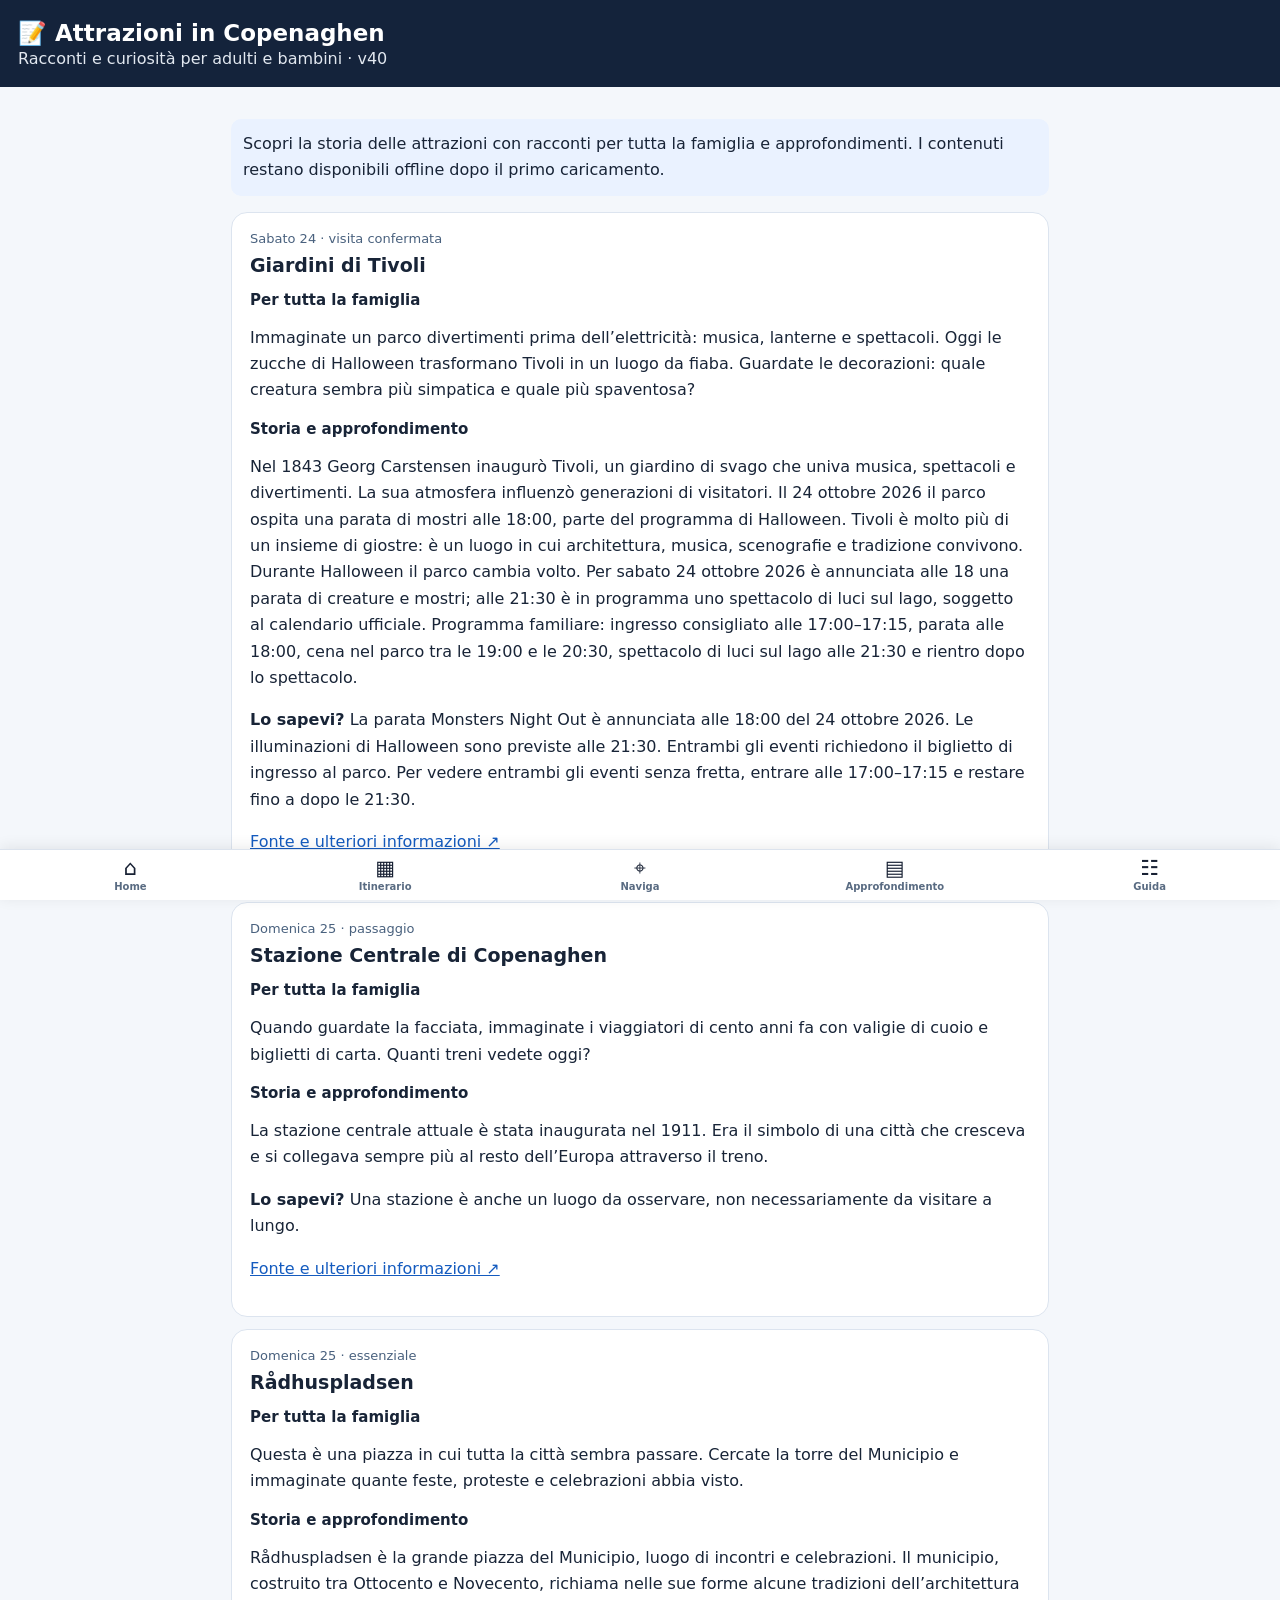
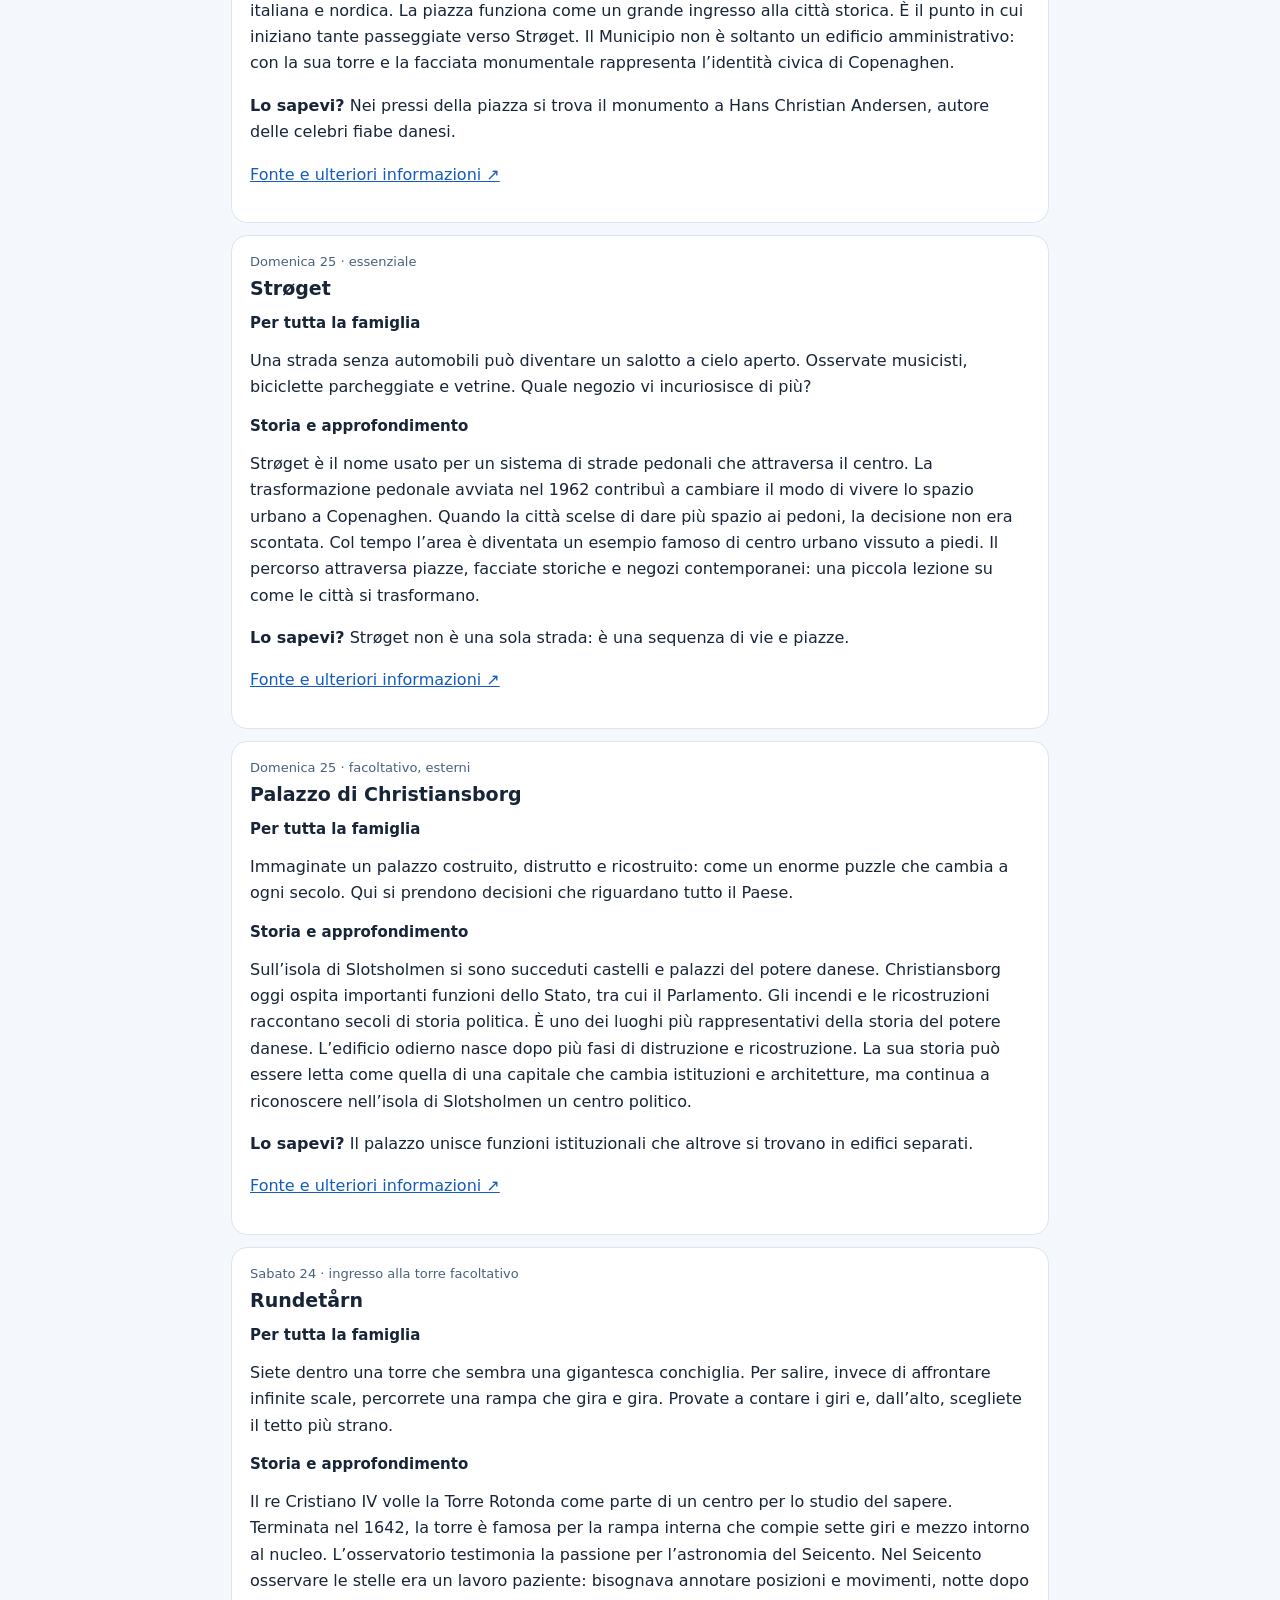
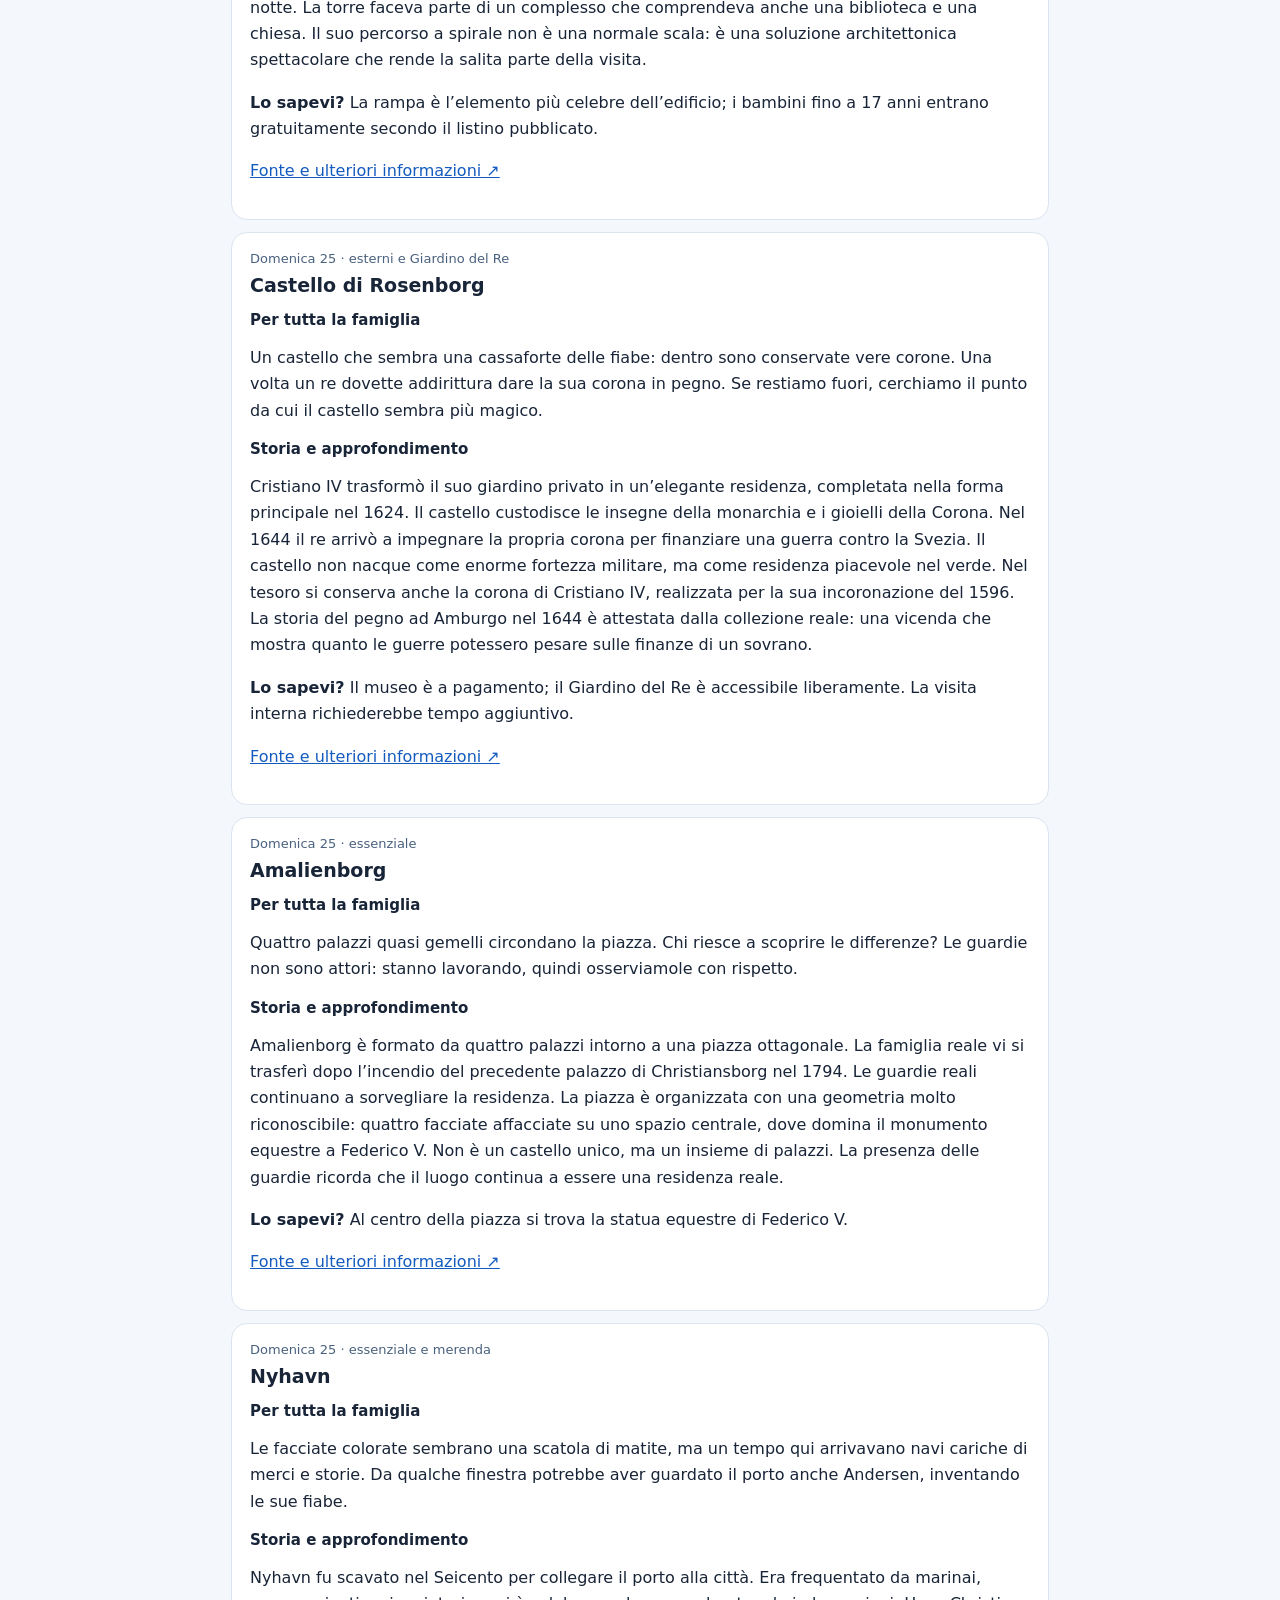
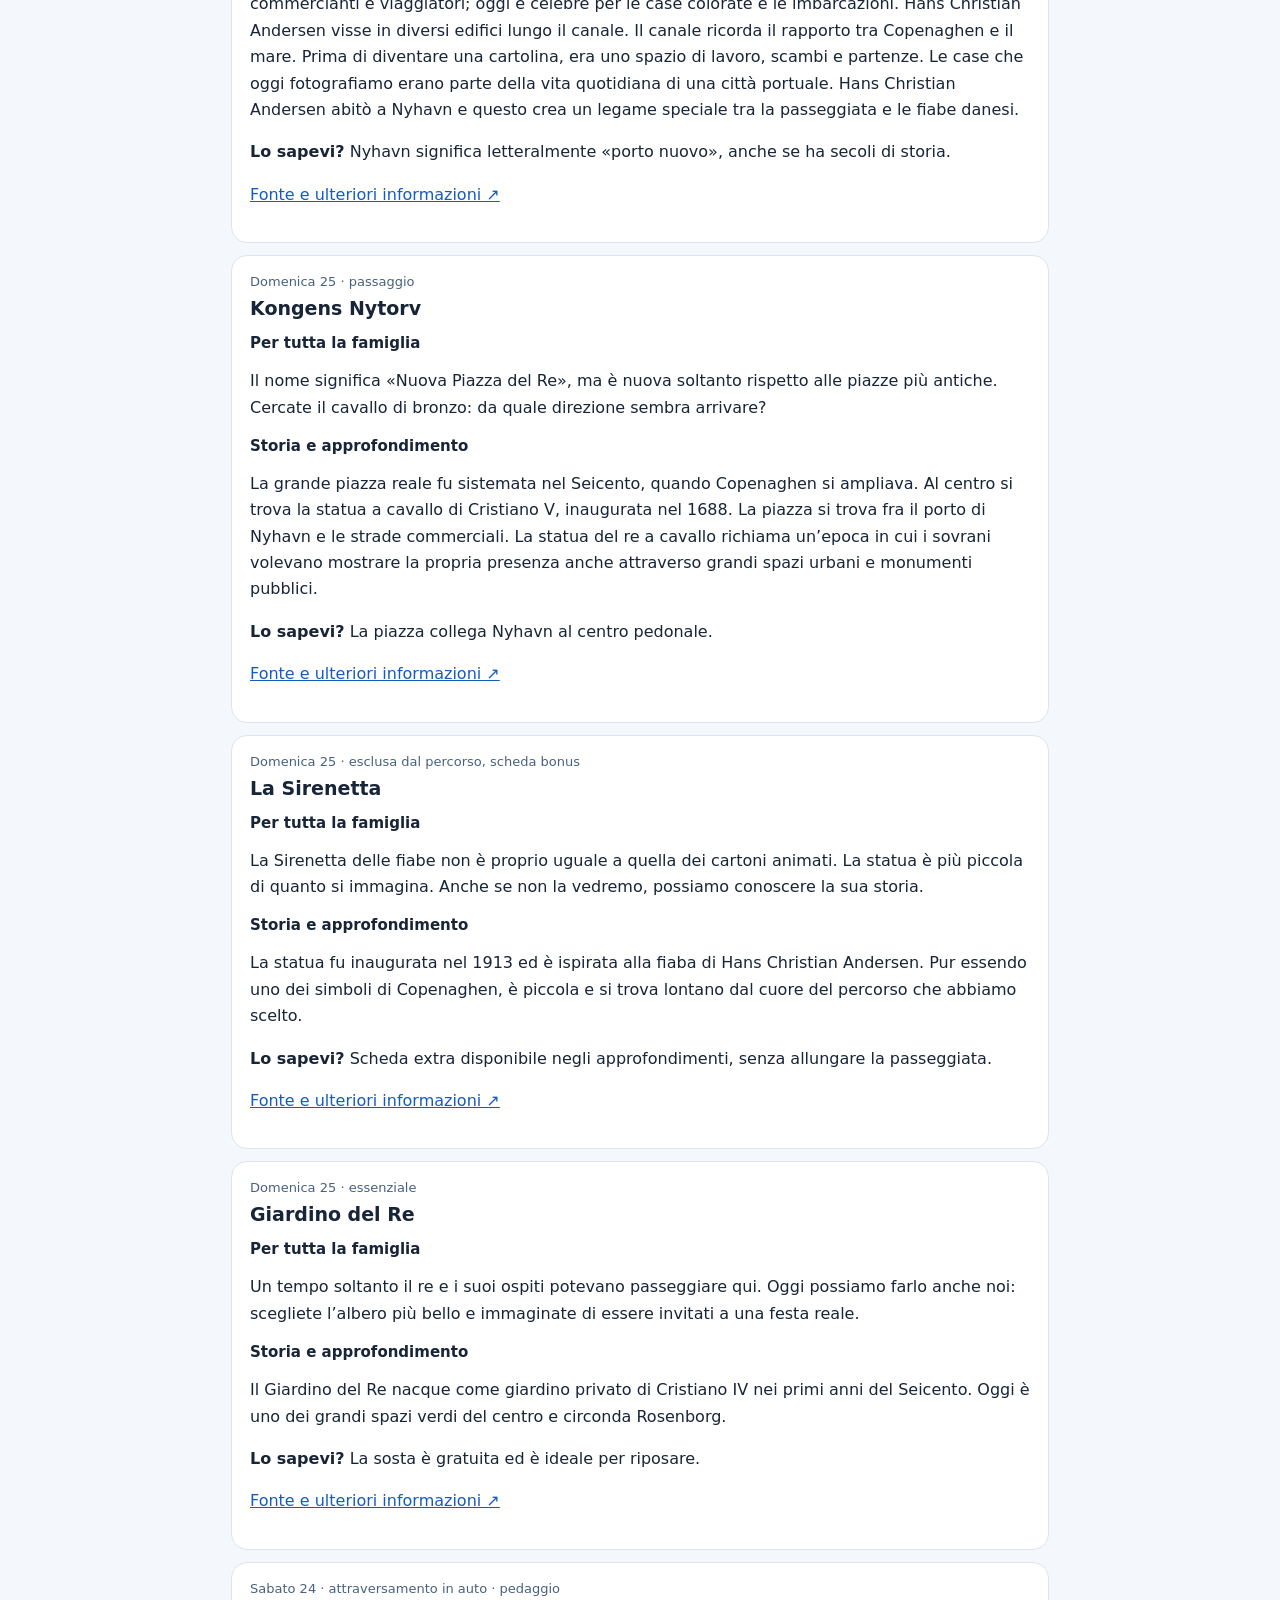
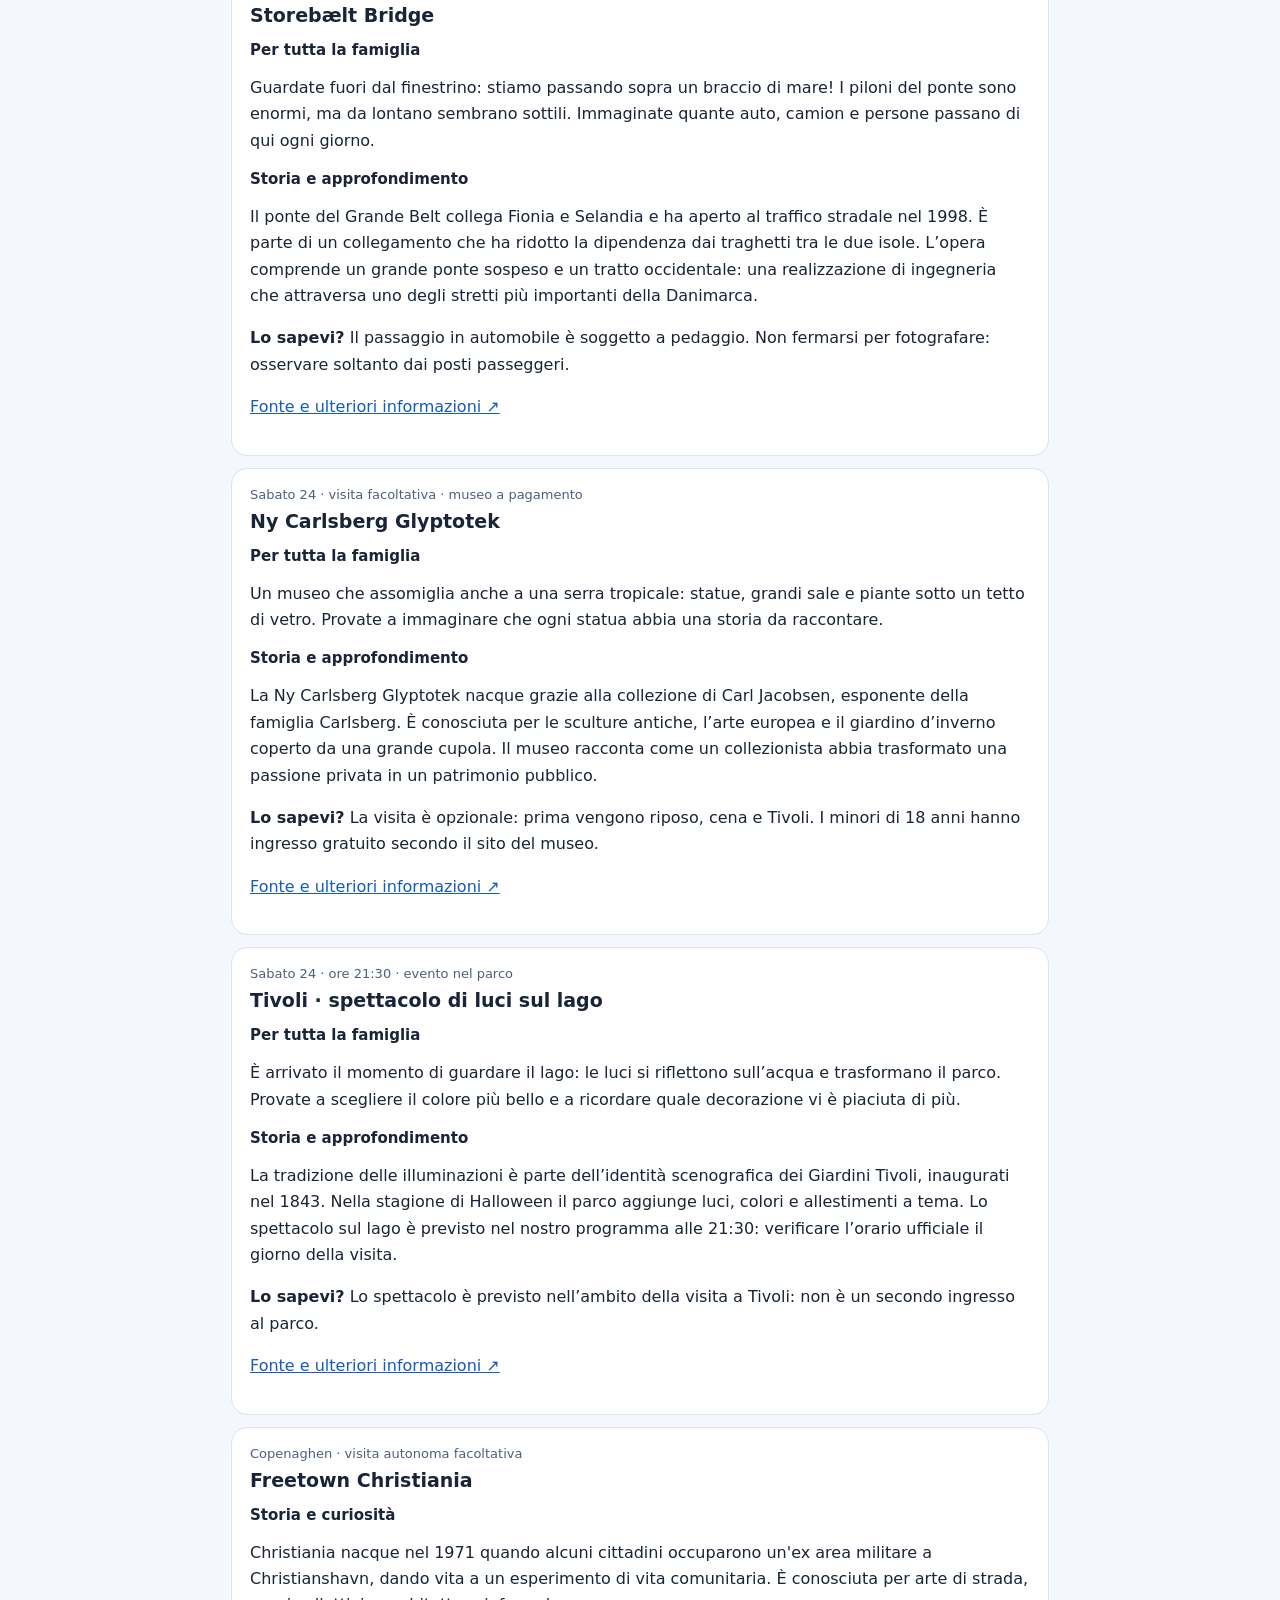
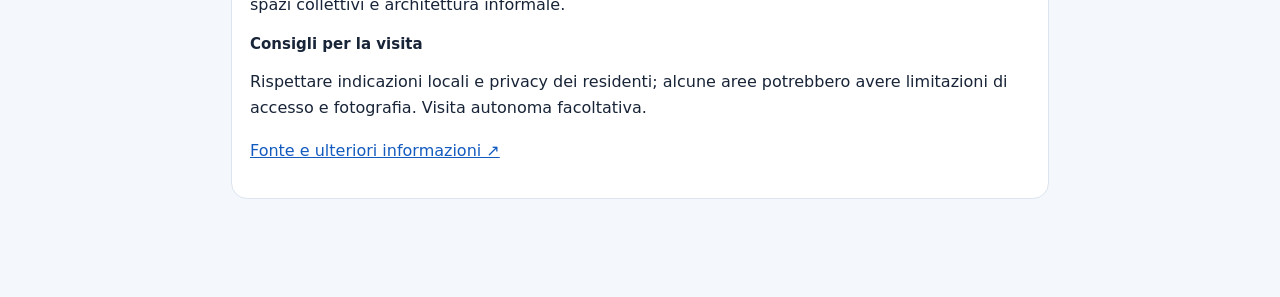
<file: approfondimento.html>
<!doctype html><html lang="it"><head><meta charset="utf-8"><meta name="viewport" content="width=device-width,initial-scale=1"><title>Attrazioni in Copenaghen · v40</title><link rel="stylesheet" href="theme.css"><script defer src="theme.js"></script><style>:root{font-family:system-ui,Arial,sans-serif;color:#182437;background:#f3f6fb}*{box-sizing:border-box}body{margin:0}.top{background:#14233b;color:white;padding:18px}main{max-width:850px;margin:auto;padding:16px}.card{background:white;border:1px solid #dce4ef;border-radius:16px;padding:18px;margin:12px 0;break-inside:avoid}.tag{color:#49617e;font-size:13px}h1{margin:0;font-size:23px}h2{font-size:19px;margin:8px 0}h3{font-size:15px;margin-bottom:4px}p{line-height:1.65}a{color:#145bbf}.note{background:#eaf2ff;padding:12px;border-radius:10px}article:target{outline:3px solid #f4ad42;scroll-margin-top:16px}@media print{.top,.note{display:none!important}body{background:white}.card{box-shadow:none;border:1px solid #aaa}main{max-width:none}}</style><meta name="color-scheme" content="light"><style>html{color-scheme:light!important}html,body{background-color:#f4f7fb}</style><style>/* v40 */a.navbtn,a.btn,a.action,.actions a,.actions a.secondary,a.video,button.primary,button.printbtn,.chips button,#refresh{background:#374151!important;color:#fff!important;border-color:#374151!important}</style><style id="unified-page-header">.travel-page-header{background:#14233b!important;color:#fff!important;padding:19px 18px!important;margin:0!important;border:0!important;border-radius:0!important;max-width:none!important}.travel-page-header h1{color:#fff!important;font-size:23px!important;line-height:1.3!important;margin:0!important;font-weight:750!important}.travel-page-header p,.travel-page-header .muted,.travel-page-header div{color:#e2e8f0!important}.travel-page-header p{margin:7px 0 0!important}header.top{background:#14233b!important;color:#fff!important}.travel-page-header+main{padding-top:16px!important}@media print{.travel-page-header{display:none!important}}</style></head><body><header class="top travel-page-header"><h1>📝 Attrazioni in Copenaghen</h1><div>Racconti e curiosità per adulti e bambini · v40</div></header><main><p class="note">Scopri la storia delle attrazioni con racconti per tutta la famiglia e approfondimenti. I contenuti restano disponibili offline dopo il primo caricamento.</p><article class="card" id="tappa-0" data-spot="Giardini di Tivoli"><div class="tag">Sabato 24 · visita confermata</div><h2>Giardini di Tivoli</h2><h3>Per tutta la famiglia</h3><p>Immaginate un parco divertimenti prima dell’elettricità: musica, lanterne e spettacoli. Oggi le zucche di Halloween trasformano Tivoli in un luogo da fiaba. Guardate le decorazioni: quale creatura sembra più simpatica e quale più spaventosa?</p><h3>Storia e approfondimento</h3><p>Nel 1843 Georg Carstensen inaugurò Tivoli, un giardino di svago che univa musica, spettacoli e divertimenti. La sua atmosfera influenzò generazioni di visitatori. Il 24 ottobre 2026 il parco ospita una parata di mostri alle 18:00, parte del programma di Halloween. Tivoli è molto più di un insieme di giostre: è un luogo in cui architettura, musica, scenografie e tradizione convivono. Durante Halloween il parco cambia volto. Per sabato 24 ottobre 2026 è annunciata alle 18 una parata di creature e mostri; alle 21:30 è in programma uno spettacolo di luci sul lago, soggetto al calendario ufficiale. Programma familiare: ingresso consigliato alle 17:00–17:15, parata alle 18:00, cena nel parco tra le 19:00 e le 20:30, spettacolo di luci sul lago alle 21:30 e rientro dopo lo spettacolo.</p><p><strong>Lo sapevi?</strong> La parata Monsters Night Out è annunciata alle 18:00 del 24 ottobre 2026. Le illuminazioni di Halloween sono previste alle 21:30. Entrambi gli eventi richiedono il biglietto di ingresso al parco. Per vedere entrambi gli eventi senza fretta, entrare alle 17:00–17:15 e restare fino a dopo le 21:30.</p><p><a target="_blank" rel="noopener" href="https://www.tivoli.dk/en/programme/events/monsters-night-out">Fonte e ulteriori informazioni ↗</a></p></article><article class="card" id="tappa-1" data-spot="Stazione Centrale di Copenaghen"><div class="tag">Domenica 25 · passaggio</div><h2>Stazione Centrale di Copenaghen</h2><h3>Per tutta la famiglia</h3><p>Quando guardate la facciata, immaginate i viaggiatori di cento anni fa con valigie di cuoio e biglietti di carta. Quanti treni vedete oggi?</p><h3>Storia e approfondimento</h3><p>La stazione centrale attuale è stata inaugurata nel 1911. Era il simbolo di una città che cresceva e si collegava sempre più al resto dell’Europa attraverso il treno. </p><p><strong>Lo sapevi?</strong> Una stazione è anche un luogo da osservare, non necessariamente da visitare a lungo.</p><p><a target="_blank" rel="noopener" href="https://www.visitcopenhagen.com/">Fonte e ulteriori informazioni ↗</a></p></article><article class="card" id="tappa-2" data-spot="Rådhuspladsen"><div class="tag">Domenica 25 · essenziale</div><h2>Rådhuspladsen</h2><h3>Per tutta la famiglia</h3><p>Questa è una piazza in cui tutta la città sembra passare. Cercate la torre del Municipio e immaginate quante feste, proteste e celebrazioni abbia visto.</p><h3>Storia e approfondimento</h3><p>Rådhuspladsen è la grande piazza del Municipio, luogo di incontri e celebrazioni. Il municipio, costruito tra Ottocento e Novecento, richiama nelle sue forme alcune tradizioni dell’architettura italiana e nordica. La piazza funziona come un grande ingresso alla città storica. È il punto in cui iniziano tante passeggiate verso Strøget. Il Municipio non è soltanto un edificio amministrativo: con la sua torre e la facciata monumentale rappresenta l’identità civica di Copenaghen.</p><p><strong>Lo sapevi?</strong> Nei pressi della piazza si trova il monumento a Hans Christian Andersen, autore delle celebri fiabe danesi.</p><p><a target="_blank" rel="noopener" href="https://www.visitcopenhagen.com/">Fonte e ulteriori informazioni ↗</a></p></article><article class="card" id="tappa-3" data-spot="Strøget"><div class="tag">Domenica 25 · essenziale</div><h2>Strøget</h2><h3>Per tutta la famiglia</h3><p>Una strada senza automobili può diventare un salotto a cielo aperto. Osservate musicisti, biciclette parcheggiate e vetrine. Quale negozio vi incuriosisce di più?</p><h3>Storia e approfondimento</h3><p>Strøget è il nome usato per un sistema di strade pedonali che attraversa il centro. La trasformazione pedonale avviata nel 1962 contribuì a cambiare il modo di vivere lo spazio urbano a Copenaghen. Quando la città scelse di dare più spazio ai pedoni, la decisione non era scontata. Col tempo l’area è diventata un esempio famoso di centro urbano vissuto a piedi. Il percorso attraversa piazze, facciate storiche e negozi contemporanei: una piccola lezione su come le città si trasformano.</p><p><strong>Lo sapevi?</strong> Strøget non è una sola strada: è una sequenza di vie e piazze.</p><p><a target="_blank" rel="noopener" href="https://www.visitcopenhagen.com/">Fonte e ulteriori informazioni ↗</a></p></article><article class="card" id="tappa-4" data-spot="Palazzo di Christiansborg"><div class="tag">Domenica 25 · facoltativo, esterni</div><h2>Palazzo di Christiansborg</h2><h3>Per tutta la famiglia</h3><p>Immaginate un palazzo costruito, distrutto e ricostruito: come un enorme puzzle che cambia a ogni secolo. Qui si prendono decisioni che riguardano tutto il Paese.</p><h3>Storia e approfondimento</h3><p>Sull’isola di Slotsholmen si sono succeduti castelli e palazzi del potere danese. Christiansborg oggi ospita importanti funzioni dello Stato, tra cui il Parlamento. Gli incendi e le ricostruzioni raccontano secoli di storia politica. È uno dei luoghi più rappresentativi della storia del potere danese. L’edificio odierno nasce dopo più fasi di distruzione e ricostruzione. La sua storia può essere letta come quella di una capitale che cambia istituzioni e architetture, ma continua a riconoscere nell’isola di Slotsholmen un centro politico.</p><p><strong>Lo sapevi?</strong> Il palazzo unisce funzioni istituzionali che altrove si trovano in edifici separati.</p><p><a target="_blank" rel="noopener" href="https://www.christiansborg.dk/">Fonte e ulteriori informazioni ↗</a></p></article><article class="card" id="tappa-5" data-spot="Rundetårn"><div class="tag">Sabato 24 · ingresso alla torre facoltativo</div><h2>Rundetårn</h2><h3>Per tutta la famiglia</h3><p>Siete dentro una torre che sembra una gigantesca conchiglia. Per salire, invece di affrontare infinite scale, percorrete una rampa che gira e gira. Provate a contare i giri e, dall’alto, scegliete il tetto più strano.</p><h3>Storia e approfondimento</h3><p>Il re Cristiano IV volle la Torre Rotonda come parte di un centro per lo studio del sapere. Terminata nel 1642, la torre è famosa per la rampa interna che compie sette giri e mezzo intorno al nucleo. L’osservatorio testimonia la passione per l’astronomia del Seicento. Nel Seicento osservare le stelle era un lavoro paziente: bisognava annotare posizioni e movimenti, notte dopo notte. La torre faceva parte di un complesso che comprendeva anche una biblioteca e una chiesa. Il suo percorso a spirale non è una normale scala: è una soluzione architettonica spettacolare che rende la salita parte della visita.</p><p><strong>Lo sapevi?</strong> La rampa è l’elemento più celebre dell’edificio; i bambini fino a 17 anni entrano gratuitamente secondo il listino pubblicato.</p><p><a target="_blank" rel="noopener" href="https://www.rundetaarn.dk/en/intro/the-spiral-ramp/">Fonte e ulteriori informazioni ↗</a></p></article><article class="card" id="tappa-6" data-spot="Castello di Rosenborg"><div class="tag">Domenica 25 · esterni e Giardino del Re</div><h2>Castello di Rosenborg</h2><h3>Per tutta la famiglia</h3><p>Un castello che sembra una cassaforte delle fiabe: dentro sono conservate vere corone. Una volta un re dovette addirittura dare la sua corona in pegno. Se restiamo fuori, cerchiamo il punto da cui il castello sembra più magico.</p><h3>Storia e approfondimento</h3><p>Cristiano IV trasformò il suo giardino privato in un’elegante residenza, completata nella forma principale nel 1624. Il castello custodisce le insegne della monarchia e i gioielli della Corona. Nel 1644 il re arrivò a impegnare la propria corona per finanziare una guerra contro la Svezia. Il castello non nacque come enorme fortezza militare, ma come residenza piacevole nel verde. Nel tesoro si conserva anche la corona di Cristiano IV, realizzata per la sua incoronazione del 1596. La storia del pegno ad Amburgo nel 1644 è attestata dalla collezione reale: una vicenda che mostra quanto le guerre potessero pesare sulle finanze di un sovrano.</p><p><strong>Lo sapevi?</strong> Il museo è a pagamento; il Giardino del Re è accessibile liberamente. La visita interna richiederebbe tempo aggiuntivo.</p><p><a target="_blank" rel="noopener" href="https://denkongeligesamling.dk/en/rosenborg/">Fonte e ulteriori informazioni ↗</a></p></article><article class="card" id="tappa-7" data-spot="Amalienborg"><div class="tag">Domenica 25 · essenziale</div><h2>Amalienborg</h2><h3>Per tutta la famiglia</h3><p>Quattro palazzi quasi gemelli circondano la piazza. Chi riesce a scoprire le differenze? Le guardie non sono attori: stanno lavorando, quindi osserviamole con rispetto.</p><h3>Storia e approfondimento</h3><p>Amalienborg è formato da quattro palazzi intorno a una piazza ottagonale. La famiglia reale vi si trasferì dopo l’incendio del precedente palazzo di Christiansborg nel 1794. Le guardie reali continuano a sorvegliare la residenza. La piazza è organizzata con una geometria molto riconoscibile: quattro facciate affacciate su uno spazio centrale, dove domina il monumento equestre a Federico V. Non è un castello unico, ma un insieme di palazzi. La presenza delle guardie ricorda che il luogo continua a essere una residenza reale.</p><p><strong>Lo sapevi?</strong> Al centro della piazza si trova la statua equestre di Federico V.</p><p><a target="_blank" rel="noopener" href="https://denkongeligesamling.dk/en/amalienborg/">Fonte e ulteriori informazioni ↗</a></p></article><article class="card" id="tappa-8" data-spot="Nyhavn"><div class="tag">Domenica 25 · essenziale e merenda</div><h2>Nyhavn</h2><h3>Per tutta la famiglia</h3><p>Le facciate colorate sembrano una scatola di matite, ma un tempo qui arrivavano navi cariche di merci e storie. Da qualche finestra potrebbe aver guardato il porto anche Andersen, inventando le sue fiabe.</p><h3>Storia e approfondimento</h3><p>Nyhavn fu scavato nel Seicento per collegare il porto alla città. Era frequentato da marinai, commercianti e viaggiatori; oggi è celebre per le case colorate e le imbarcazioni. Hans Christian Andersen visse in diversi edifici lungo il canale. Il canale ricorda il rapporto tra Copenaghen e il mare. Prima di diventare una cartolina, era uno spazio di lavoro, scambi e partenze. Le case che oggi fotografiamo erano parte della vita quotidiana di una città portuale. Hans Christian Andersen abitò a Nyhavn e questo crea un legame speciale tra la passeggiata e le fiabe danesi.</p><p><strong>Lo sapevi?</strong> Nyhavn significa letteralmente «porto nuovo», anche se ha secoli di storia.</p><p><a target="_blank" rel="noopener" href="https://www.visitcopenhagen.com/">Fonte e ulteriori informazioni ↗</a></p></article><article class="card" id="tappa-9" data-spot="Kongens Nytorv"><div class="tag">Domenica 25 · passaggio</div><h2>Kongens Nytorv</h2><h3>Per tutta la famiglia</h3><p>Il nome significa «Nuova Piazza del Re», ma è nuova soltanto rispetto alle piazze più antiche. Cercate il cavallo di bronzo: da quale direzione sembra arrivare?</p><h3>Storia e approfondimento</h3><p>La grande piazza reale fu sistemata nel Seicento, quando Copenaghen si ampliava. Al centro si trova la statua a cavallo di Cristiano V, inaugurata nel 1688. La piazza si trova fra il porto di Nyhavn e le strade commerciali. La statua del re a cavallo richiama un’epoca in cui i sovrani volevano mostrare la propria presenza anche attraverso grandi spazi urbani e monumenti pubblici.</p><p><strong>Lo sapevi?</strong> La piazza collega Nyhavn al centro pedonale.</p><p><a target="_blank" rel="noopener" href="https://www.visitcopenhagen.com/">Fonte e ulteriori informazioni ↗</a></p></article><article class="card" id="tappa-10" data-spot="La Sirenetta"><div class="tag">Domenica 25 · esclusa dal percorso, scheda bonus</div><h2>La Sirenetta</h2><h3>Per tutta la famiglia</h3><p>La Sirenetta delle fiabe non è proprio uguale a quella dei cartoni animati. La statua è più piccola di quanto si immagina. Anche se non la vedremo, possiamo conoscere la sua storia.</p><h3>Storia e approfondimento</h3><p>La statua fu inaugurata nel 1913 ed è ispirata alla fiaba di Hans Christian Andersen. Pur essendo uno dei simboli di Copenaghen, è piccola e si trova lontano dal cuore del percorso che abbiamo scelto. </p><p><strong>Lo sapevi?</strong> Scheda extra disponibile negli approfondimenti, senza allungare la passeggiata.</p><p><a target="_blank" rel="noopener" href="https://www.visitcopenhagen.com/">Fonte e ulteriori informazioni ↗</a></p></article><article class="card" id="tappa-11" data-spot="Giardino del Re"><div class="tag">Domenica 25 · essenziale</div><h2>Giardino del Re</h2><h3>Per tutta la famiglia</h3><p>Un tempo soltanto il re e i suoi ospiti potevano passeggiare qui. Oggi possiamo farlo anche noi: scegliete l’albero più bello e immaginate di essere invitati a una festa reale.</p><h3>Storia e approfondimento</h3><p>Il Giardino del Re nacque come giardino privato di Cristiano IV nei primi anni del Seicento. Oggi è uno dei grandi spazi verdi del centro e circonda Rosenborg. </p><p><strong>Lo sapevi?</strong> La sosta è gratuita ed è ideale per riposare.</p><p><a target="_blank" rel="noopener" href="https://denkongeligesamling.dk/en/rosenborg/">Fonte e ulteriori informazioni ↗</a></p></article><article class="card" id="tappa-12" data-spot="Storebælt Bridge"><div class="tag">Sabato 24 · attraversamento in auto · pedaggio</div><h2>Storebælt Bridge</h2><h3>Per tutta la famiglia</h3><p>Guardate fuori dal finestrino: stiamo passando sopra un braccio di mare! I piloni del ponte sono enormi, ma da lontano sembrano sottili. Immaginate quante auto, camion e persone passano di qui ogni giorno.</p><h3>Storia e approfondimento</h3><p>Il ponte del Grande Belt collega Fionia e Selandia e ha aperto al traffico stradale nel 1998. È parte di un collegamento che ha ridotto la dipendenza dai traghetti tra le due isole. L’opera comprende un grande ponte sospeso e un tratto occidentale: una realizzazione di ingegneria che attraversa uno degli stretti più importanti della Danimarca.</p><p><strong>Lo sapevi?</strong> Il passaggio in automobile è soggetto a pedaggio. Non fermarsi per fotografare: osservare soltanto dai posti passeggeri.</p><p><a target="_blank" rel="noopener" href="https://www.storebaelt.dk/en/">Fonte e ulteriori informazioni ↗</a></p></article><article class="card" id="tappa-13" data-spot="Ny Carlsberg Glyptotek"><div class="tag">Sabato 24 · visita facoltativa · museo a pagamento</div><h2>Ny Carlsberg Glyptotek</h2><h3>Per tutta la famiglia</h3><p>Un museo che assomiglia anche a una serra tropicale: statue, grandi sale e piante sotto un tetto di vetro. Provate a immaginare che ogni statua abbia una storia da raccontare.</p><h3>Storia e approfondimento</h3><p>La Ny Carlsberg Glyptotek nacque grazie alla collezione di Carl Jacobsen, esponente della famiglia Carlsberg. È conosciuta per le sculture antiche, l’arte europea e il giardino d’inverno coperto da una grande cupola. Il museo racconta come un collezionista abbia trasformato una passione privata in un patrimonio pubblico.</p><p><strong>Lo sapevi?</strong> La visita è opzionale: prima vengono riposo, cena e Tivoli. I minori di 18 anni hanno ingresso gratuito secondo il sito del museo.</p><p><a target="_blank" rel="noopener" href="https://glyptoteket.com/visit/visit-with-children">Fonte e ulteriori informazioni ↗</a></p></article><article class="card" id="tappa-14" data-spot="Tivoli · spettacolo di luci sul lago"><div class="tag">Sabato 24 · ore 21:30 · evento nel parco</div><h2>Tivoli · spettacolo di luci sul lago</h2><h3>Per tutta la famiglia</h3><p>È arrivato il momento di guardare il lago: le luci si riflettono sull’acqua e trasformano il parco. Provate a scegliere il colore più bello e a ricordare quale decorazione vi è piaciuta di più.</p><h3>Storia e approfondimento</h3><p>La tradizione delle illuminazioni è parte dell’identità scenografica dei Giardini Tivoli, inaugurati nel 1843. Nella stagione di Halloween il parco aggiunge luci, colori e allestimenti a tema. Lo spettacolo sul lago è previsto nel nostro programma alle 21:30: verificare l’orario ufficiale il giorno della visita.</p><p><strong>Lo sapevi?</strong> Lo spettacolo è previsto nell’ambito della visita a Tivoli: non è un secondo ingresso al parco.</p><p><a target="_blank" rel="noopener" href="https://www.tivoli.dk/en/opening-hours-and-seasons/halloween-in-tivoli">Fonte e ulteriori informazioni ↗</a></p></article><article class="card" id="christiania"><div class="tag">Copenaghen · visita autonoma facoltativa</div><h2>Freetown Christiania</h2><h3>Storia e curiosità</h3><p>Christiania nacque nel 1971 quando alcuni cittadini occuparono un'ex area militare a Christianshavn, dando vita a un esperimento di vita comunitaria. È conosciuta per arte di strada, spazi collettivi e architettura informale.</p><h3>Consigli per la visita</h3><p>Rispettare indicazioni locali e privacy dei residenti; alcune aree potrebbero avere limitazioni di accesso e fotografia. Visita autonoma facoltativa.</p><p><a target="_blank" rel="noopener" href="https://www.christiania.org/">Fonte e ulteriori informazioni ↗</a></p></article></main><script>(function(){const spot=new URLSearchParams(location.search).get('spot');if(spot){const el=[...document.querySelectorAll('[data-spot]')].find(e=>e.dataset.spot===spot);if(el){requestAnimationFrame(()=>{el.scrollIntoView({block:'start'});el.style.outline='3px solid #f4ad42'})}}if('serviceWorker' in navigator&&location.protocol.startsWith('http'))navigator.serviceWorker.register('./sw.js').catch(()=>{});})();</script></body></html>
</file>
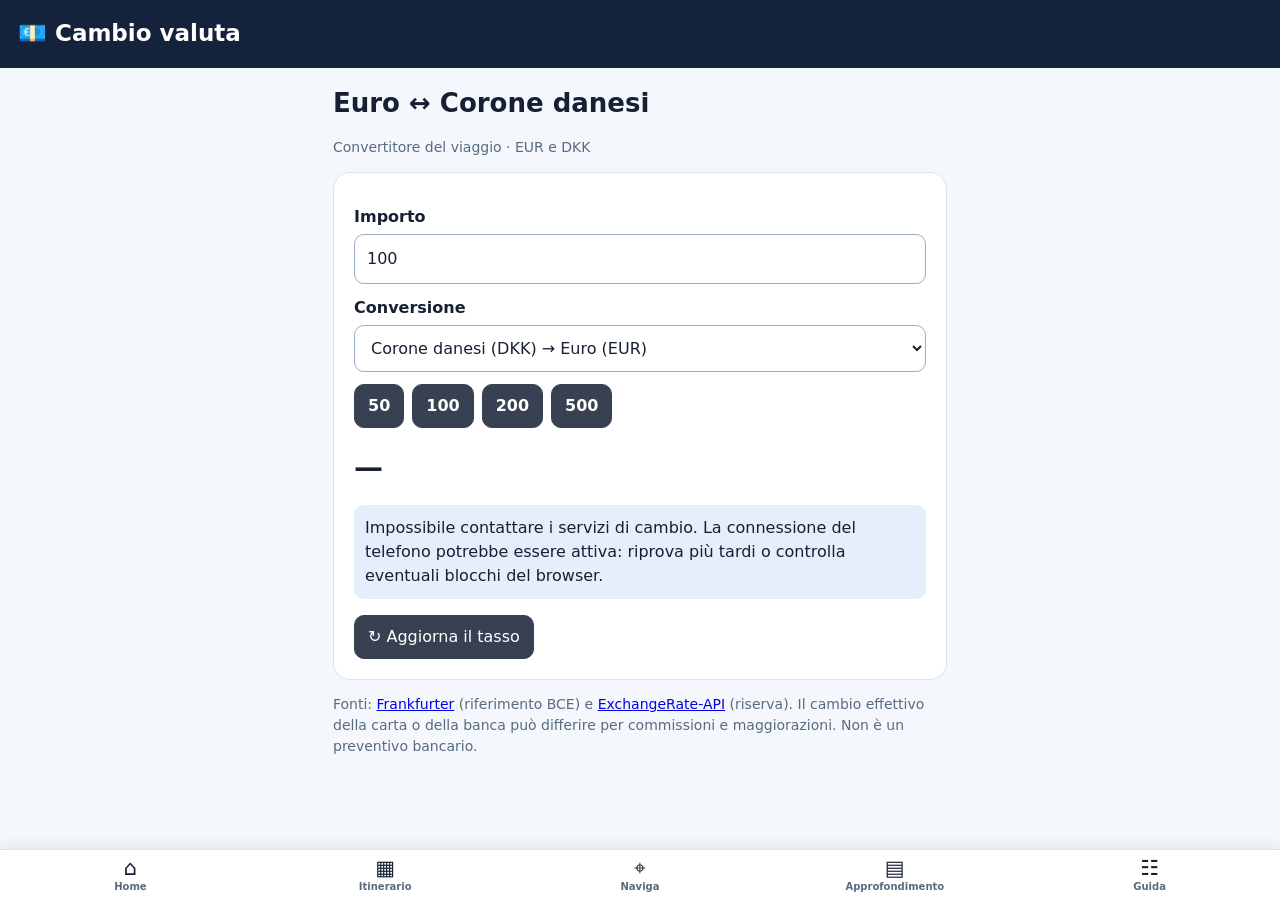
<file: cambio.html>
<!doctype html><html lang="it"><head><meta charset="utf-8"><meta name="viewport" content="width=device-width,initial-scale=1"><title>Cambio EUR / DKK · v40</title><link rel="stylesheet" href="theme.css"><script defer src="theme.js"></script><style>:root{--bg:#f4f7fb;--ink:#172033;--card:#fff;--muted:#596b82;--line:#dce3ed}*{box-sizing:border-box}body{margin:0;background:var(--bg);color:var(--ink);font:16px/1.5 system-ui,Arial}header{background:#15243c;color:white;padding:16px}header a{color:white}main{max-width:650px;margin:auto;padding:18px}.card{background:var(--card);border:1px solid var(--line);border-radius:17px;padding:20px;margin:12px 0}h1{font-size:26px;margin:0 0 8px}label{display:block;font-weight:750;margin:12px 0 5px}input,select{width:100%;font:inherit;padding:12px;border:1px solid #9daec4;border-radius:10px;background:var(--card);color:var(--ink)}.result{font-size:29px;font-weight:800;margin:18px 0 6px;overflow-wrap:anywhere}.muted{color:var(--muted);font-size:14px}button{font:inherit;padding:9px 13px;border-radius:10px;border:1px solid #9daec4;background:var(--card);color:var(--ink);cursor:pointer}.chips{display:flex;gap:8px;flex-wrap:wrap;margin:12px 0}.chips button{font-weight:700}.status{padding:11px;border-radius:9px;background:#e5eefb;color:#172033}</style><meta name="color-scheme" content="light"><style>html{color-scheme:light!important}html,body{background-color:#f4f7fb}</style><style>/* v40 */a.navbtn,a.btn,a.action,.actions a,.actions a.secondary,a.video,button.primary,button.printbtn,.chips button,#refresh{background:#374151!important;color:#fff!important;border-color:#374151!important}</style><style id="unified-page-header">.travel-page-header{background:#14233b!important;color:#fff!important;padding:19px 18px!important;margin:0!important;border:0!important;border-radius:0!important;max-width:none!important}.travel-page-header h1{color:#fff!important;font-size:23px!important;line-height:1.3!important;margin:0!important;font-weight:750!important}.travel-page-header p,.travel-page-header .muted,.travel-page-header div{color:#e2e8f0!important}.travel-page-header p{margin:7px 0 0!important}header.top{background:#14233b!important;color:#fff!important}.travel-page-header+main{padding-top:16px!important}@media print{.travel-page-header{display:none!important}}</style></head><body><header class="travel-page-header"><h1>💶 Cambio valuta</h1></header><main><h1>Euro ↔ Corone danesi</h1><p class="muted">Convertitore del viaggio · EUR e DKK</p><div class="card"><label for="amount">Importo</label><input id="amount" type="number" min="0" step="any" value="100" inputmode="decimal"><label for="direction">Conversione</label><select id="direction"><option value="DKK-EUR">Corone danesi (DKK) → Euro (EUR)</option><option value="EUR-DKK">Euro (EUR) → Corone danesi (DKK)</option></select><div class="chips"><button data-amount="50">50</button><button data-amount="100">100</button><button data-amount="200">200</button><button data-amount="500">500</button></div><div id="result" class="result" aria-live="polite">—</div><div id="rate" class="muted"></div><p id="status" class="status" role="status">Recupero il tasso aggiornato…</p><button id="refresh" type="button">↻ Aggiorna il tasso</button></div><p class="muted">Fonti: <a href="https://frankfurter.dev/" target="_blank" rel="noopener">Frankfurter</a> (riferimento BCE) e <a href="https://www.exchangerate-api.com/" target="_blank" rel="noopener">ExchangeRate-API</a> (riserva). Il cambio effettivo della carta o della banca può differire per commissioni e maggiorazioni. Non è un preventivo bancario.</p></main><script>
const A=document.getElementById('amount'),D=document.getElementById('direction'),R=document.getElementById('result'),T=document.getElementById('rate'),S=document.getElementById('status');let current=null;const KEY='billund-eur-dkk-rate';function render(){const n=Number(A.value);if(!current||!Number.isFinite(n)||n<0){R.textContent='—';return}const forward=D.value==='EUR-DKK',out=forward?n*current.rate:n/current.rate;R.textContent=new Intl.NumberFormat('it-IT',{style:'currency',currency:forward?'DKK':'EUR'}).format(out);T.textContent='1 EUR = '+current.rate.toFixed(5)+' DKK · tasso del '+current.date}function useSaved(){try{const c=JSON.parse(localStorage.getItem(KEY));if(c&&Number.isFinite(c.rate)&&c.rate>0&&/^\d{4}-\d{2}-\d{2}$/.test(c.date)){current=c;S.textContent='Modalità offline: ultimo tasso salvato ('+c.date+').';render();return true}}catch(e){}return false}async function getRate(){
 const sources=[
  {name:'Frankfurter',url:'https://api.frankfurter.dev/v1/latest?base=EUR&symbols=DKK',read:d=>({rate:Number(d.rates?.DKK),date:d.date})},
  {name:'ExchangeRate-API',url:'https://open.er-api.com/v6/latest/EUR',read:d=>({rate:Number(d.rates?.DKK),date:d.time_last_update_utc?new Date(d.time_last_update_utc).toISOString().slice(0,10):new Date().toISOString().slice(0,10)})}
 ];
 let errors=[];
 for(const source of sources){
  try{
   const controller=new AbortController();const timer=setTimeout(()=>controller.abort(),7000);
   let response;try{response=await fetch(source.url,{cache:'no-store',signal:controller.signal})}finally{clearTimeout(timer)}
   if(!response.ok)throw Error('HTTP '+response.status);
   const data=await response.json();const value=source.read(data);
   if(!Number.isFinite(value.rate)||value.rate<6||value.rate>9||!/^\d{4}-\d{2}-\d{2}$/.test(value.date))throw Error('Risposta non valida');
   return {...value,source:source.name};
  }catch(e){errors.push(source.name+': '+e.message)}
 }
 throw Error(errors.join('; '));
}
async function update(){
 useSaved();S.textContent='Verifico il tasso aggiornato online…';
 try{
  const value=await getRate();current=value;
  try{localStorage.setItem(KEY,JSON.stringify(current))}catch(e){}
  S.textContent='Tasso aggiornato tramite '+value.source+' (data '+value.date+').';render();
 }catch(e){
  if(current){S.textContent='Servizi di cambio momentaneamente non raggiungibili: utilizzo l’ultimo tasso salvato del '+current.date+'.';render()}
  else{S.textContent='Impossibile contattare i servizi di cambio. La connessione del telefono potrebbe essere attiva: riprova più tardi o controlla eventuali blocchi del browser.';T.textContent='';R.textContent='—'}
  console.warn('Cambio valuta:',e.message);
 }
}
A.addEventListener('input',render);D.addEventListener('change',render);document.querySelectorAll('[data-amount]').forEach(b=>b.addEventListener('click',()=>{A.value=b.dataset.amount;render()}));document.getElementById('refresh').addEventListener('click',update);update();if('serviceWorker'in navigator&&location.protocol.startsWith('http'))navigator.serviceWorker.register('./sw.js').catch(()=>{});
</script></body></html>
</file>
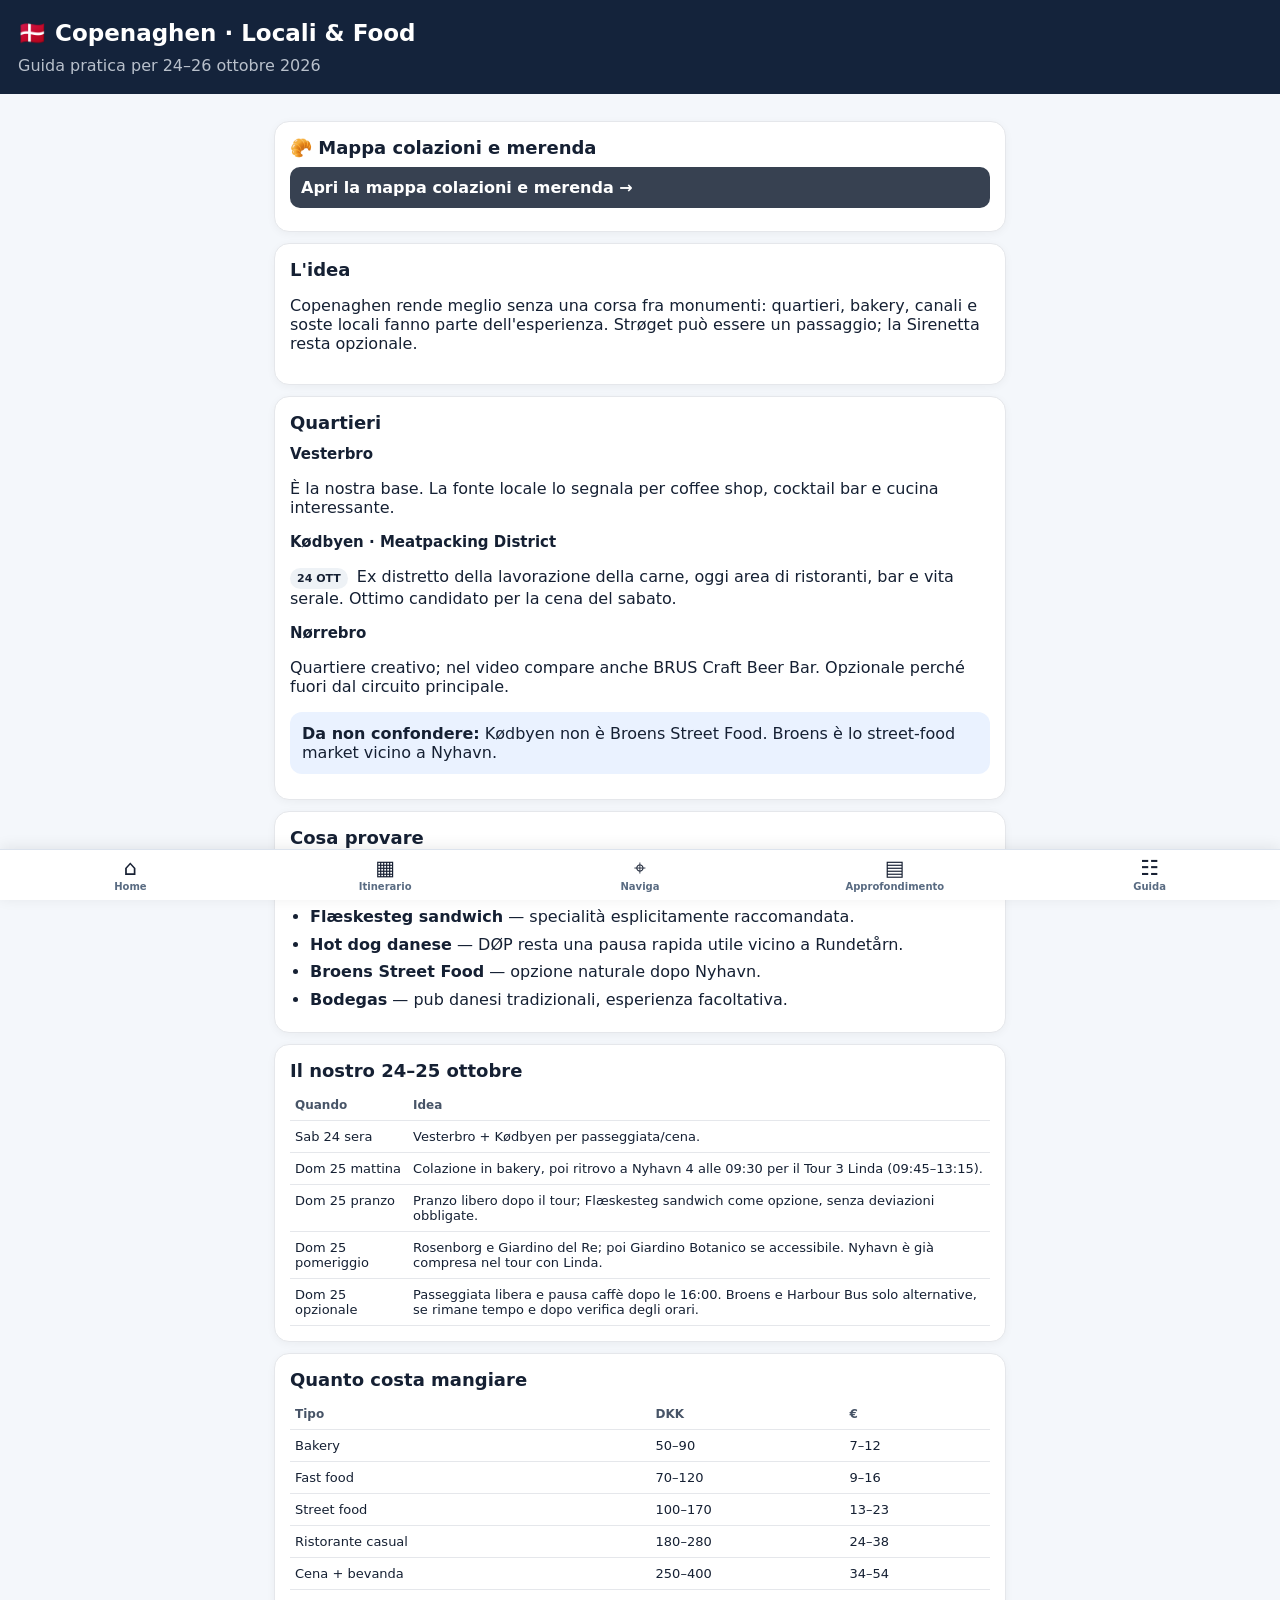
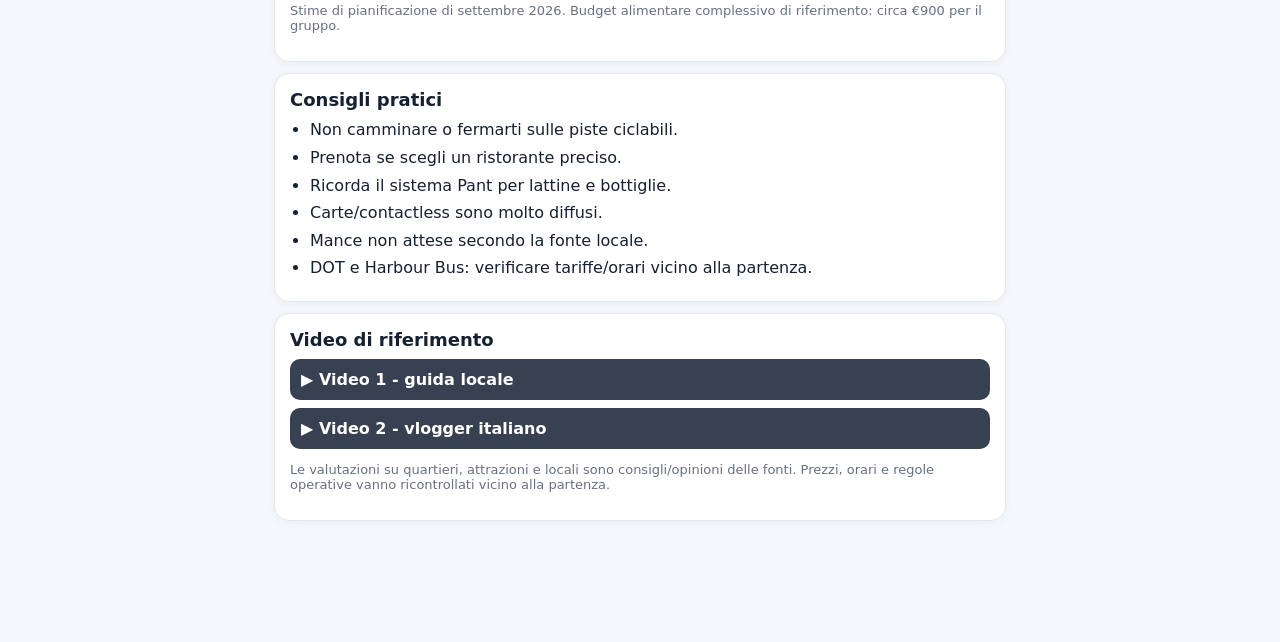
<file: copenhagen_local.html>
<!doctype html><html lang="it"><head><meta charset="utf-8"><meta name="viewport" content="width=device-width,initial-scale=1">
<title>Copenaghen · Locali & Food</title>
<style>
:root{--bg:#f4f7fb;--ink:#152033;--muted:#667085;--nav:#0f172a;--card:#fff;--line:#e5e7eb;--blue:#1769e0}
*{box-sizing:border-box}body{margin:0;font-family:system-ui,-apple-system,Segoe UI,Roboto,Arial,sans-serif;background:var(--bg);color:var(--ink)}
header{background:var(--nav);color:white;padding:22px 18px}header h1{margin:0;font-size:25px}header p{margin:5px 0 0;opacity:.8}
main{max-width:760px;margin:auto;padding:14px 14px 40px}.card{background:white;border:1px solid var(--line);border-radius:15px;padding:15px;margin:11px 0;box-shadow:0 2px 8px #0000000b}
h2{font-size:18px;margin:0 0 9px}h3{font-size:15px;margin:12px 0 4px}.muted{color:var(--muted);font-size:13px}.tip{background:#eaf2ff;border-radius:12px;padding:12px;margin:10px 0}
table{width:100%;border-collapse:collapse;font-size:13px}th,td{border-bottom:1px solid var(--line);padding:8px 5px;text-align:left;vertical-align:top}th{font-size:12px;color:#475467}
a{color:var(--blue)}.video{display:block;text-decoration:none;background:#eef4ff;padding:11px;border-radius:10px;margin:8px 0;font-weight:700}
.badge{display:inline-block;font-size:11px;font-weight:800;background:#eef2f6;border-radius:999px;padding:4px 7px;margin-right:4px}.back{display:inline-block;color:white;text-decoration:none;margin-bottom:12px;font-weight:700}
ul{padding-left:20px;margin:7px 0}li{margin:6px 0;line-height:1.35}
</style><link rel="stylesheet" href="theme.css"><script defer src="theme.js"></script><meta name="color-scheme" content="light"><style>html{color-scheme:light!important}html,body{background-color:#f4f7fb}</style><style>/* v40 buttons */a.navbtn,a.btn,a.walkbtn,a.action,.actions a,.actions a.secondary,a.video,button.primary,button.printbtn,.chips button,#refresh{background:#374151!important;color:#fff!important;border-color:#374151!important}</style><style id="unified-page-header">.travel-page-header{background:#14233b!important;color:#fff!important;padding:19px 18px!important;margin:0!important;border:0!important;border-radius:0!important;max-width:none!important}.travel-page-header h1{color:#fff!important;font-size:23px!important;line-height:1.3!important;margin:0!important;font-weight:750!important}.travel-page-header p,.travel-page-header .muted,.travel-page-header div{color:#e2e8f0!important}.travel-page-header p{margin:7px 0 0!important}header.top{background:#14233b!important;color:#fff!important}.travel-page-header+main{padding-top:16px!important}@media print{.travel-page-header{display:none!important}}</style></head><body>
<header class="travel-page-header"><h1>🇩🇰 Copenaghen · Locali & Food</h1><p>Guida pratica per 24–26 ottobre 2026</p></header>
<main><div class="card"><h2>🥐 Mappa colazioni e merenda</h2><a class="video" href="colazioni_copenaghen.html">Apri la mappa colazioni e merenda →</a></div>
<div class="card"><h2>L'idea</h2><p>Copenaghen rende meglio senza una corsa fra monumenti: quartieri, bakery, canali e soste locali fanno parte dell'esperienza. Strøget può essere un passaggio; la Sirenetta resta opzionale.</p></div>
<div class="card"><h2>Quartieri</h2>
<h3>Vesterbro</h3><p>È la nostra base. La fonte locale lo segnala per coffee shop, cocktail bar e cucina interessante.</p>
<h3>Kødbyen · Meatpacking District</h3><p><span class="badge">24 OTT</span> Ex distretto della lavorazione della carne, oggi area di ristoranti, bar e vita serale. Ottimo candidato per la cena del sabato.</p>
<h3>Nørrebro</h3><p>Quartiere creativo; nel video compare anche BRUS Craft Beer Bar. Opzionale perché fuori dal circuito principale.</p>
<div class="tip"><b>Da non confondere:</b> Kødbyen non è Broens Street Food. Broens è lo street-food market vicino a Nyhavn.</div></div>
<div class="card"><h2>Cosa provare</h2><ul>
<li><b>Danish pastries / bakery</b> — HART Bakery compare nel video con un croissant giudicato “10/10” dall'autore.</li>
<li><b>Flæskesteg sandwich</b> — specialità esplicitamente raccomandata.</li>
<li><b>Hot dog danese</b> — DØP resta una pausa rapida utile vicino a Rundetårn.</li>
<li><b>Broens Street Food</b> — opzione naturale dopo Nyhavn.</li>
<li><b>Bodegas</b> — pub danesi tradizionali, esperienza facoltativa.</li></ul></div>
<div class="card"><h2>Il nostro 24–25 ottobre</h2><table><tr><th>Quando</th><th>Idea</th></tr>
<tr><td>Sab 24 sera</td><td>Vesterbro + Kødbyen per passeggiata/cena.</td></tr>
<tr><td>Dom 25 mattina</td><td>Colazione in bakery, poi ritrovo a Nyhavn 4 alle 09:30 per il Tour 3 Linda (09:45–13:15).</td></tr>
<tr><td>Dom 25 pranzo</td><td>Pranzo libero dopo il tour; Flæskesteg sandwich come opzione, senza deviazioni obbligate.</td></tr>
<tr><td>Dom 25 pomeriggio</td><td>Rosenborg e Giardino del Re; poi Giardino Botanico se accessibile. Nyhavn è già compresa nel tour con Linda.</td></tr>
<tr><td>Dom 25 opzionale</td><td>Passeggiata libera e pausa caffè dopo le 16:00. Broens e Harbour Bus solo alternative, se rimane tempo e dopo verifica degli orari.</td></tr></table></div>
<div class="card"><h2>Quanto costa mangiare</h2><table><tr><th>Tipo</th><th>DKK</th><th>€</th></tr>
<tr><td>Bakery</td><td>50–90</td><td>7–12</td></tr><tr><td>Fast food</td><td>70–120</td><td>9–16</td></tr>
<tr><td>Street food</td><td>100–170</td><td>13–23</td></tr><tr><td>Ristorante casual</td><td>180–280</td><td>24–38</td></tr>
<tr><td>Cena + bevanda</td><td>250–400</td><td>34–54</td></tr></table>
<p class="muted">Stime di pianificazione di settembre 2026. Budget alimentare complessivo di riferimento: circa €900 per il gruppo.</p></div>
<div class="card"><h2>Consigli pratici</h2><ul>
<li>Non camminare o fermarti sulle piste ciclabili.</li><li>Prenota se scegli un ristorante preciso.</li>
<li>Ricorda il sistema Pant per lattine e bottiglie.</li><li>Carte/contactless sono molto diffusi.</li>
<li>Mance non attese secondo la fonte locale.</li><li>DOT e Harbour Bus: verificare tariffe/orari vicino alla partenza.</li></ul></div>
<div class="card"><h2>Video di riferimento</h2>
<a class="video" target="_blank" rel="noopener" href="https://www.youtube.com/watch?v=kRRoCKmsf2Y">▶ Video 1 - guida locale</a>
<a class="video" target="_blank" rel="noopener" href="https://www.youtube.com/watch?v=7QQTRNajkTw&list=PLAlaVFiTSnII">▶ Video 2 - vlogger italiano</a>
<p class="muted">Le valutazioni su quartieri, attrazioni e locali sono consigli/opinioni delle fonti. Prezzi, orari e regole operative vanno ricontrollati vicino alla partenza.</p></div>
</main></body></html>
</file>
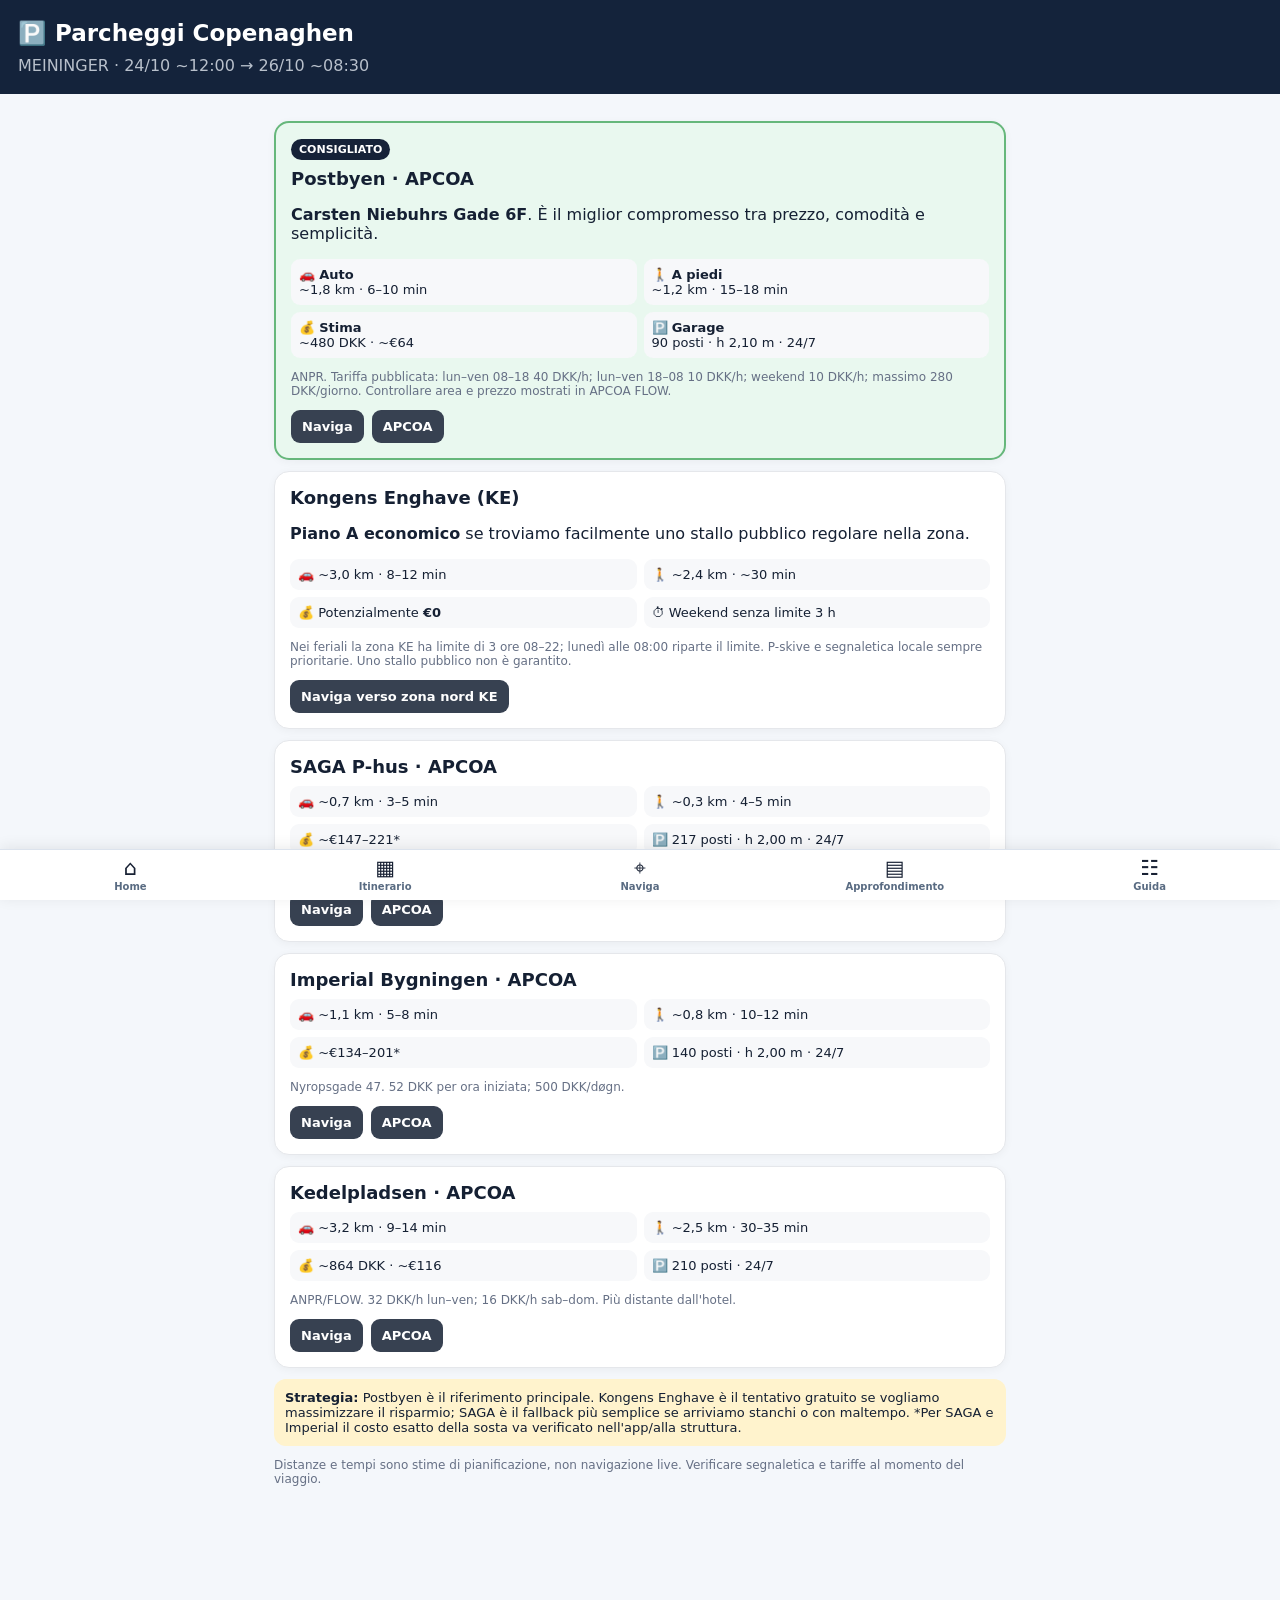
<file: copenhagen_parking.html>
<!doctype html><html lang="it"><head><meta charset="utf-8"><meta name="viewport" content="width=device-width,initial-scale=1">
<title>Parcheggi Copenaghen · Viaggio 2026</title><style>
:root{--bg:#f4f7fb;--ink:#152033;--muted:#667085;--nav:#0f172a;--card:#fff;--line:#e5e7eb;--blue:#1769e0;--good:#e9f8ef}
*{box-sizing:border-box}body{margin:0;font-family:system-ui,-apple-system,Segoe UI,Roboto,Arial,sans-serif;background:var(--bg);color:var(--ink)}header{background:var(--nav);color:#fff;padding:18px 16px}header h1{margin:4px 0;font-size:24px}header p{margin:4px 0;opacity:.8}.back{color:#fff;text-decoration:none;font-weight:800}main{max-width:760px;margin:auto;padding:14px 14px 40px}.card{background:#fff;border:1px solid var(--line);border-radius:15px;padding:15px;margin:11px 0;box-shadow:0 2px 8px #0000000b}.best{background:var(--good);border:2px solid #66b77b}h2{font-size:18px;margin:0 0 8px}.tag{display:inline-block;padding:4px 8px;border-radius:999px;background:#162238;color:#fff;font-size:11px;font-weight:800;margin-bottom:8px}.grid{display:grid;grid-template-columns:1fr 1fr;gap:7px;font-size:13px;margin:9px 0}.grid div{background:#f7f8fa;border-radius:9px;padding:8px}.muted{color:var(--muted);font-size:12px}.actions{display:flex;gap:8px;flex-wrap:wrap;margin-top:10px}.actions a{background:#1769e0;color:#fff;text-decoration:none;padding:9px 11px;border-radius:9px;font-weight:800;font-size:13px}.actions a.secondary{background:#eaf2ff;color:#17324d}.note{background:#fff3cd;border-radius:12px;padding:11px;font-size:13px;margin:10px 0}table{width:100%;border-collapse:collapse;font-size:12px}th,td{padding:8px 5px;border-bottom:1px solid var(--line);text-align:left;vertical-align:top}@media(max-width:520px){.grid{grid-template-columns:1fr}}
</style><link rel="stylesheet" href="theme.css"><script defer src="theme.js"></script><meta name="color-scheme" content="light"><style>html{color-scheme:light!important}html,body{background-color:#f4f7fb}</style><style>/* v40 buttons */a.navbtn,a.btn,a.walkbtn,a.action,.actions a,.actions a.secondary,a.video,button.primary,button.printbtn,.chips button,#refresh{background:#374151!important;color:#fff!important;border-color:#374151!important}</style><style id="unified-page-header">.travel-page-header{background:#14233b!important;color:#fff!important;padding:19px 18px!important;margin:0!important;border:0!important;border-radius:0!important;max-width:none!important}.travel-page-header h1{color:#fff!important;font-size:23px!important;line-height:1.3!important;margin:0!important;font-weight:750!important}.travel-page-header p,.travel-page-header .muted,.travel-page-header div{color:#e2e8f0!important}.travel-page-header p{margin:7px 0 0!important}header.top{background:#14233b!important;color:#fff!important}.travel-page-header+main{padding-top:16px!important}@media print{.travel-page-header{display:none!important}}</style></head><body><header class="travel-page-header"><h1>🅿️ Parcheggi Copenaghen</h1><p>MEININGER · 24/10 ~12:00 → 26/10 ~08:30</p></header><main>
<div class="card best"><span class="tag">CONSIGLIATO</span><h2>Postbyen · APCOA</h2><p><b>Carsten Niebuhrs Gade 6F</b>. È il miglior compromesso tra prezzo, comodità e semplicità.</p><div class="grid"><div>🚗 <b>Auto</b><br>~1,8 km · 6–10 min</div><div>🚶 <b>A piedi</b><br>~1,2 km · 15–18 min</div><div>💰 <b>Stima</b><br>~480 DKK · ~€64</div><div>🅿️ <b>Garage</b><br>90 posti · h 2,10 m · 24/7</div></div><p class="muted">ANPR. Tariffa pubblicata: lun–ven 08–18 40 DKK/h; lun–ven 18–08 10 DKK/h; weekend 10 DKK/h; massimo 280 DKK/giorno. Controllare area e prezzo mostrati in APCOA FLOW.</p><div class="actions"><a target="_blank" rel="noopener" href="https://www.google.com/maps/dir/?api=1&destination=Carsten+Niebuhrs+Gade+6F,+1577+K%C3%B8benhavn+V">Naviga</a><a class="secondary" target="_blank" rel="noopener" href="https://www.apcoa.dk/en/find-a-parking-spot/locations/koebenhavn-v/postbyen">APCOA</a></div></div>
<div class="card"><h2>Kongens Enghave (KE)</h2><p><b>Piano A economico</b> se troviamo facilmente uno stallo pubblico regolare nella zona.</p><div class="grid"><div>🚗 ~3,0 km · 8–12 min</div><div>🚶 ~2,4 km · ~30 min</div><div>💰 Potenzialmente <b>€0</b></div><div>⏱ Weekend senza limite 3 h</div></div><p class="muted">Nei feriali la zona KE ha limite di 3 ore 08–22; lunedì alle 08:00 riparte il limite. P-skive e segnaletica locale sempre prioritarie. Uno stallo pubblico non è garantito.</p><div class="actions"><a target="_blank" rel="noopener" href="https://www.google.com/maps/dir/?api=1&destination=Enghavevej+78,+Copenhagen">Naviga verso zona nord KE</a></div></div>
<div class="card"><h2>SAGA P-hus · APCOA</h2><div class="grid"><div>🚗 ~0,7 km · 3–5 min</div><div>🚶 ~0,3 km · 4–5 min</div><div>💰 ~€147–221*</div><div>🅿️ 217 posti · h 2,00 m · 24/7</div></div><p class="muted">Vesterbrogade 23. ANPR, videosorveglianza, APCOA FLOW. 54 DKK per ora iniziata; 550 DKK/døgn.</p><div class="actions"><a target="_blank" rel="noopener" href="https://www.google.com/maps/dir/?api=1&destination=Vesterbrogade+23,+1620+K%C3%B8benhavn+V">Naviga</a><a class="secondary" target="_blank" rel="noopener" href="https://www.apcoa.dk/en/find-a-parking-spot/locations/koebenhavn-v/saga-p-hus">APCOA</a></div></div>
<div class="card"><h2>Imperial Bygningen · APCOA</h2><div class="grid"><div>🚗 ~1,1 km · 5–8 min</div><div>🚶 ~0,8 km · 10–12 min</div><div>💰 ~€134–201*</div><div>🅿️ 140 posti · h 2,00 m · 24/7</div></div><p class="muted">Nyropsgade 47. 52 DKK per ora iniziata; 500 DKK/døgn.</p><div class="actions"><a target="_blank" rel="noopener" href="https://www.google.com/maps/dir/?api=1&destination=Nyropsgade+47,+1612+K%C3%B8benhavn+V">Naviga</a><a class="secondary" target="_blank" rel="noopener" href="https://www.apcoa.dk/en/find-a-parking-spot/locations/koebenhavn-v/imperial-bygningen">APCOA</a></div></div>
<div class="card"><h2>Kedelpladsen · APCOA</h2><div class="grid"><div>🚗 ~3,2 km · 9–14 min</div><div>🚶 ~2,5 km · 30–35 min</div><div>💰 ~864 DKK · ~€116</div><div>🅿️ 210 posti · 24/7</div></div><p class="muted">ANPR/FLOW. 32 DKK/h lun–ven; 16 DKK/h sab–dom. Più distante dall'hotel.</p><div class="actions"><a target="_blank" rel="noopener" href="https://www.google.com/maps/dir/?api=1&destination=Kedelpladsen,+1799+K%C3%B8benhavn+V">Naviga</a><a class="secondary" target="_blank" rel="noopener" href="https://www.apcoa.dk/en/find-a-parking-spot/locations/koebenhavn-v/kedelpladsen">APCOA</a></div></div>
<div class="note"><b>Strategia:</b> Postbyen è il riferimento principale. Kongens Enghave è il tentativo gratuito se vogliamo massimizzare il risparmio; SAGA è il fallback più semplice se arriviamo stanchi o con maltempo. *Per SAGA e Imperial il costo esatto della sosta va verificato nell'app/alla struttura.</div>
<p class="muted">Distanze e tempi sono stime di pianificazione, non navigazione live. Verificare segnaletica e tariffe al momento del viaggio.</p></main></body></html>
</file>
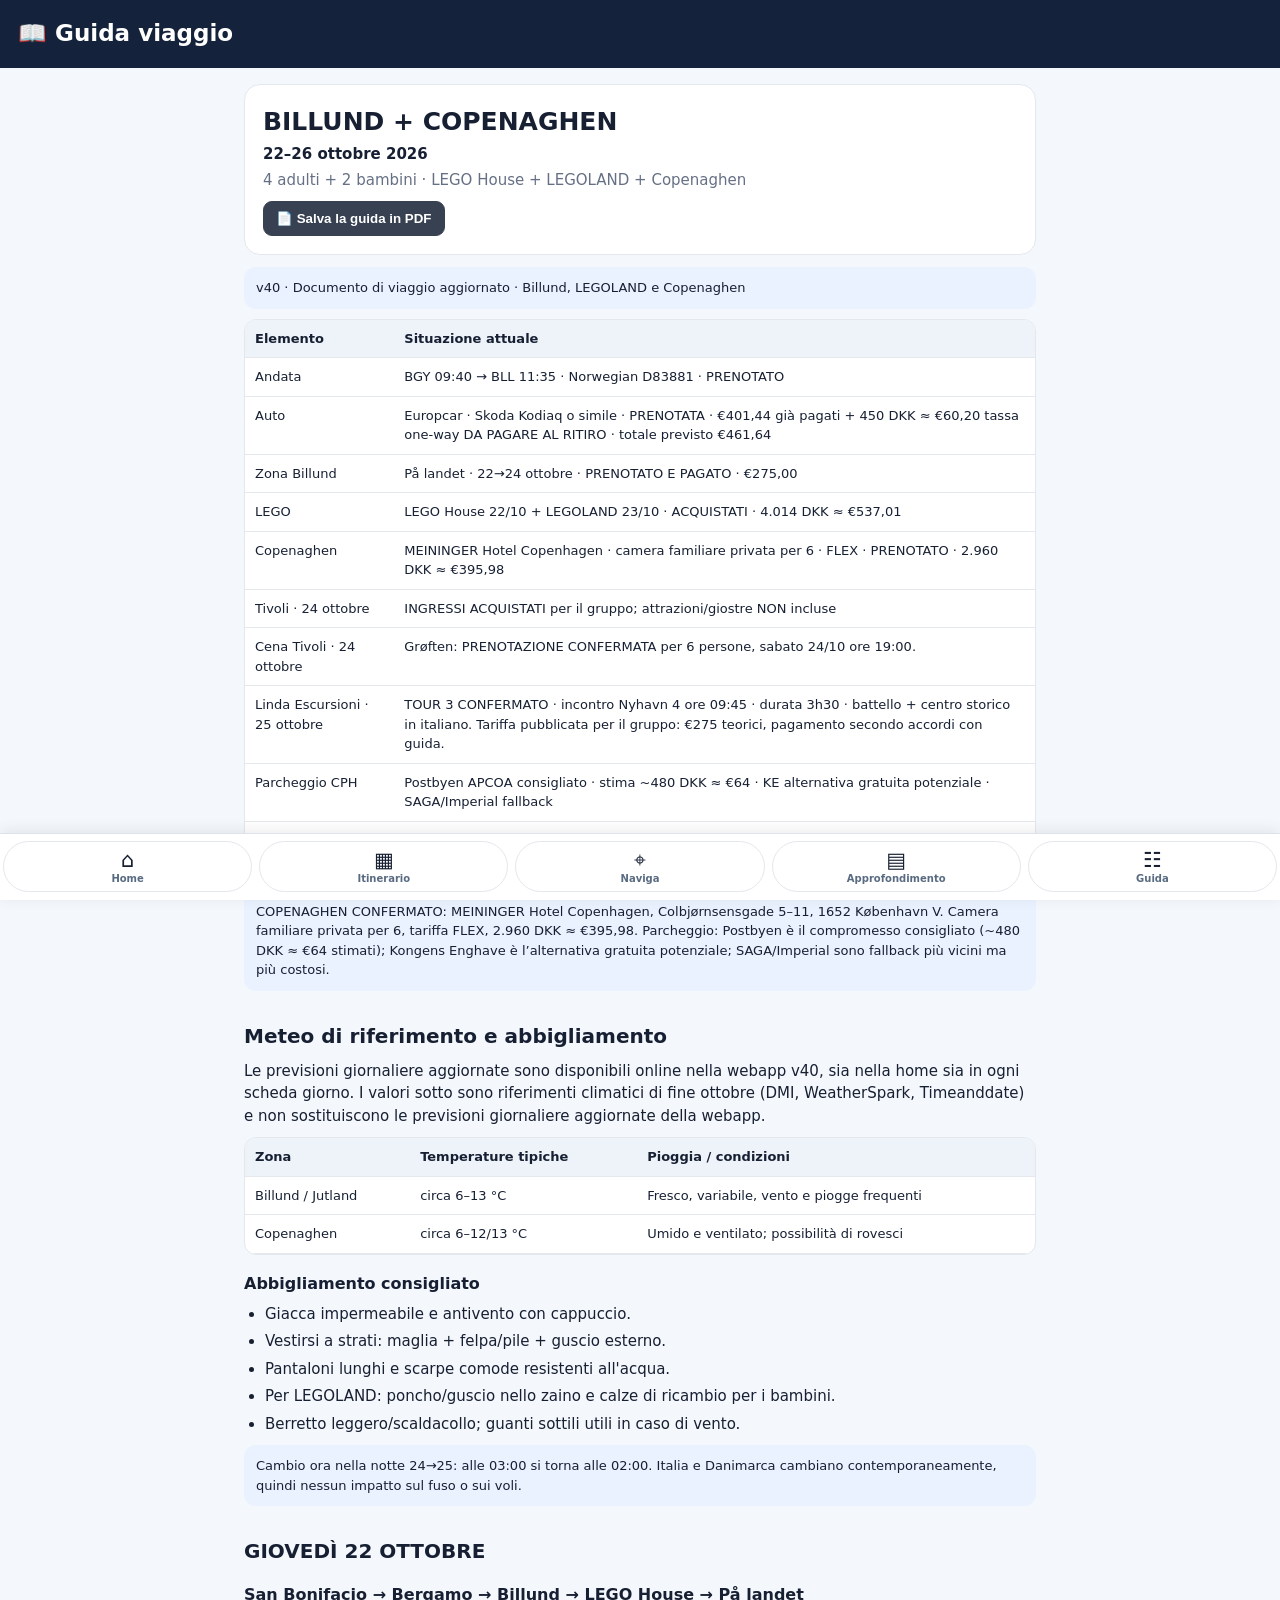
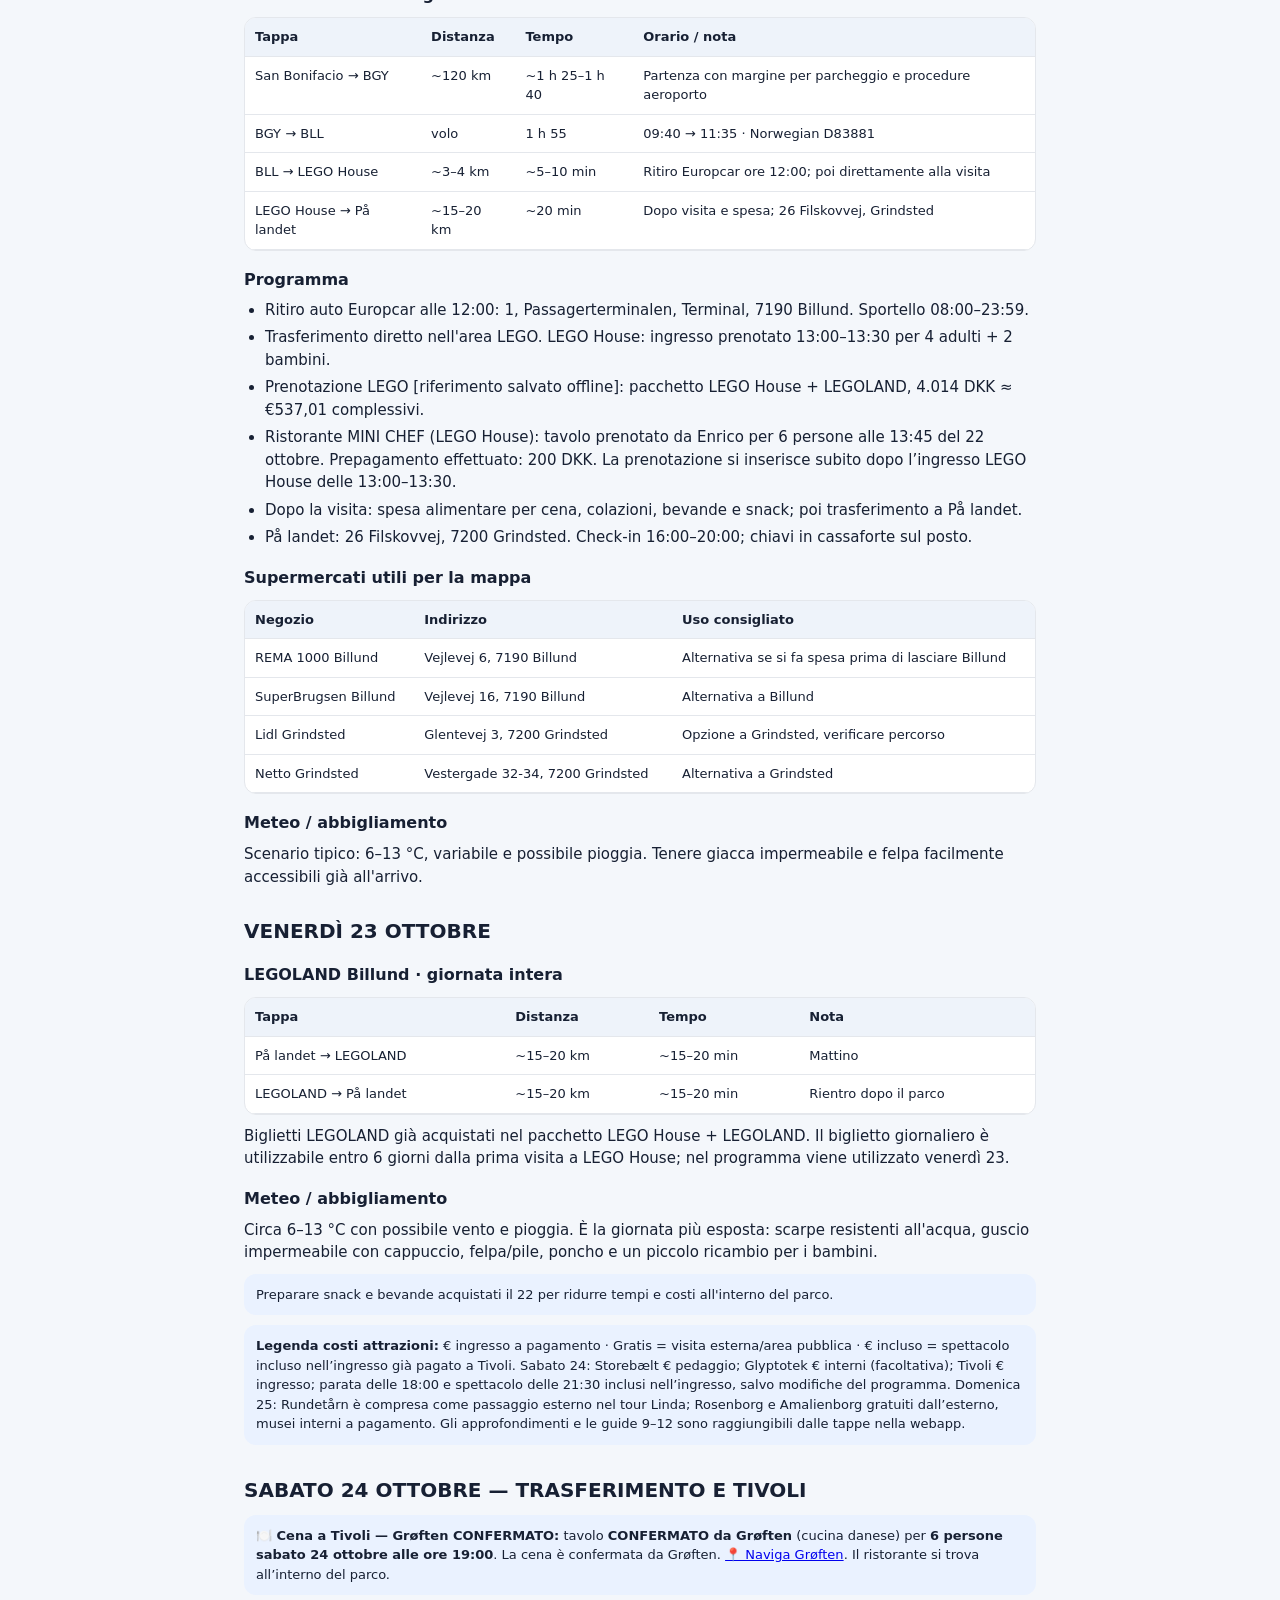
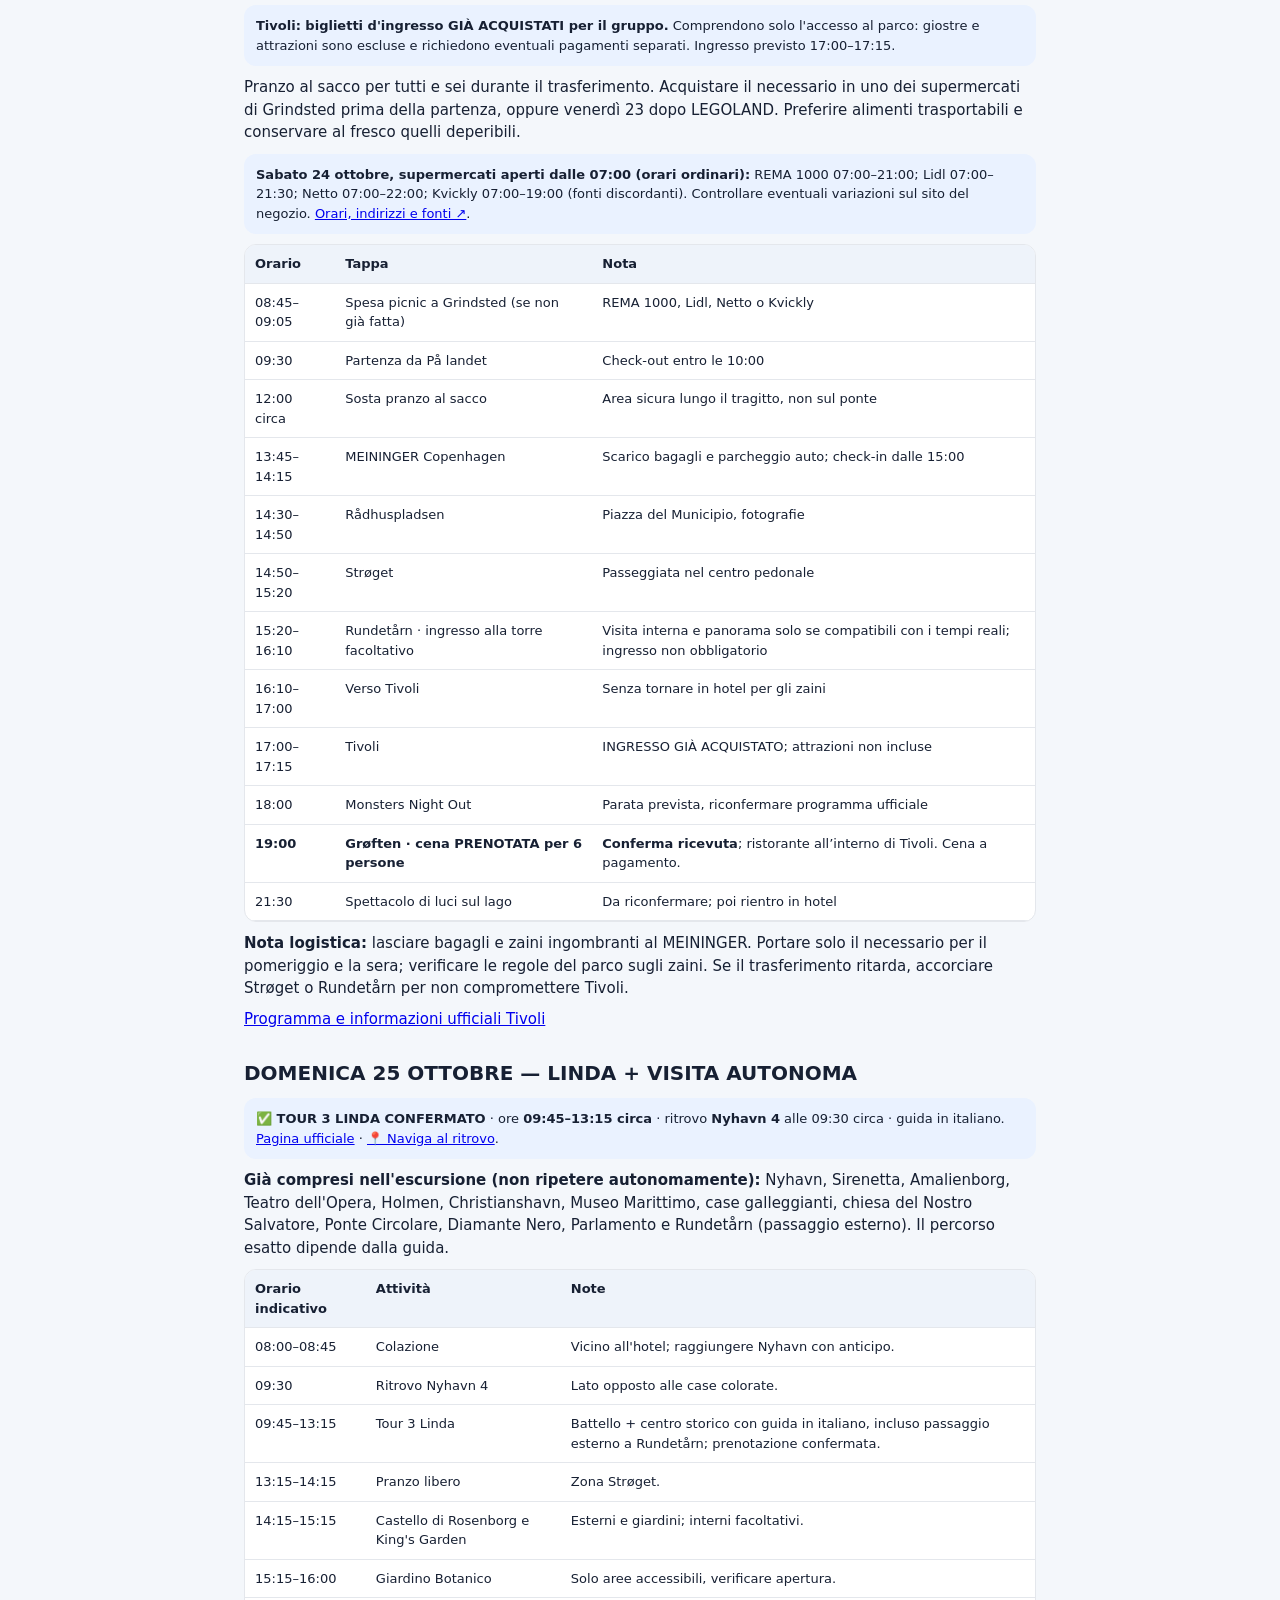
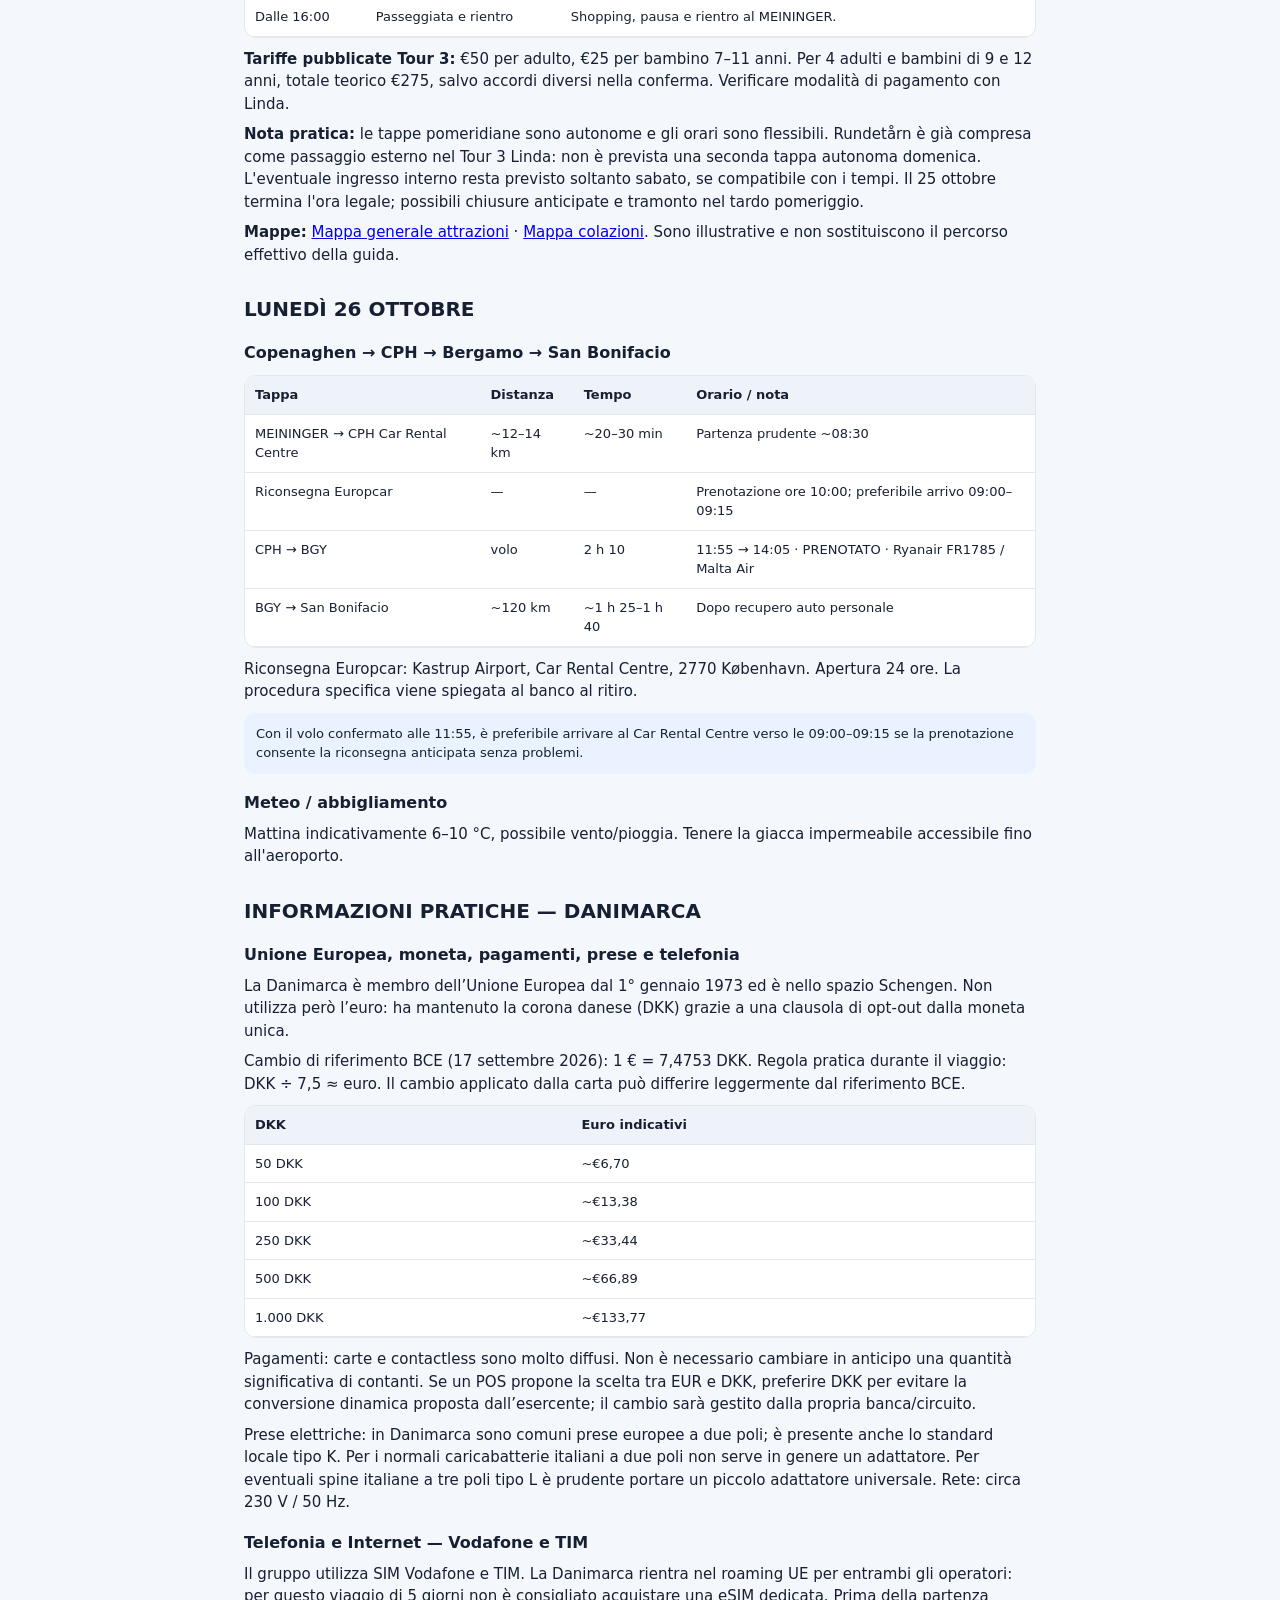
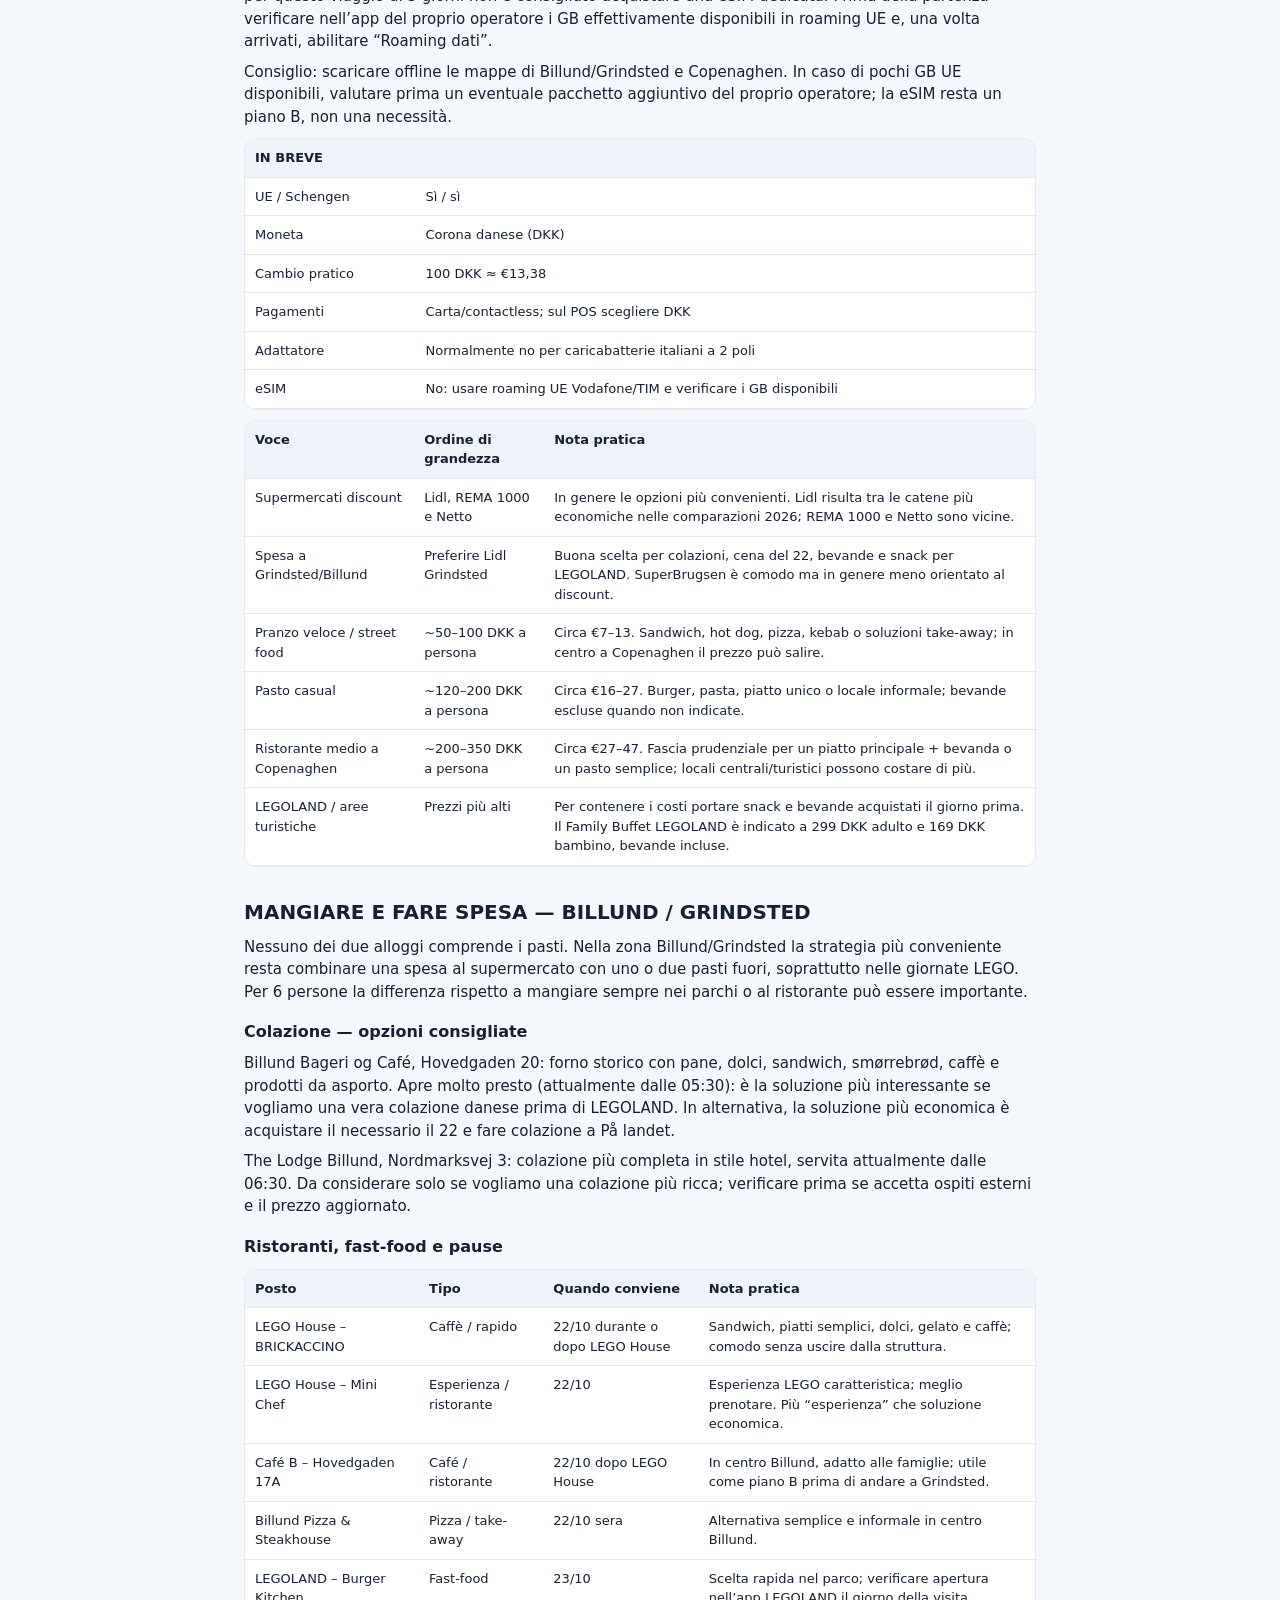
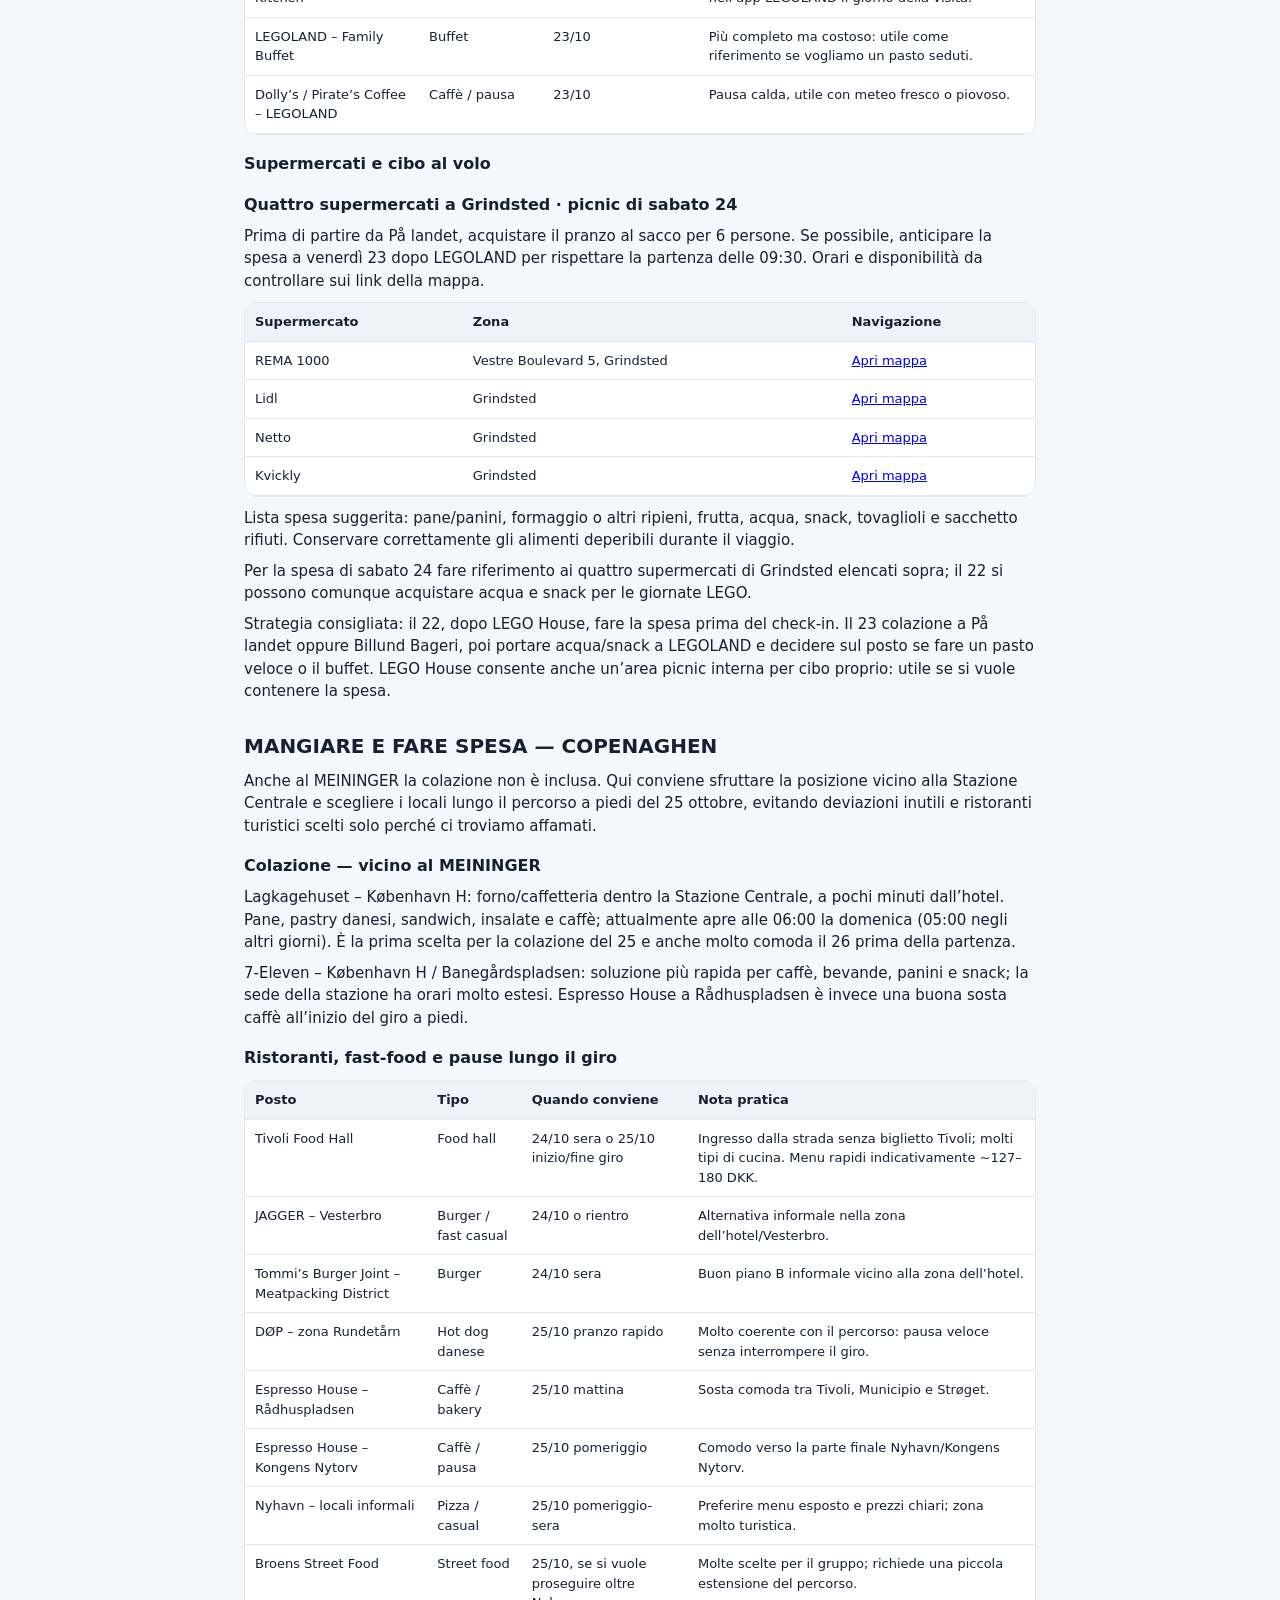
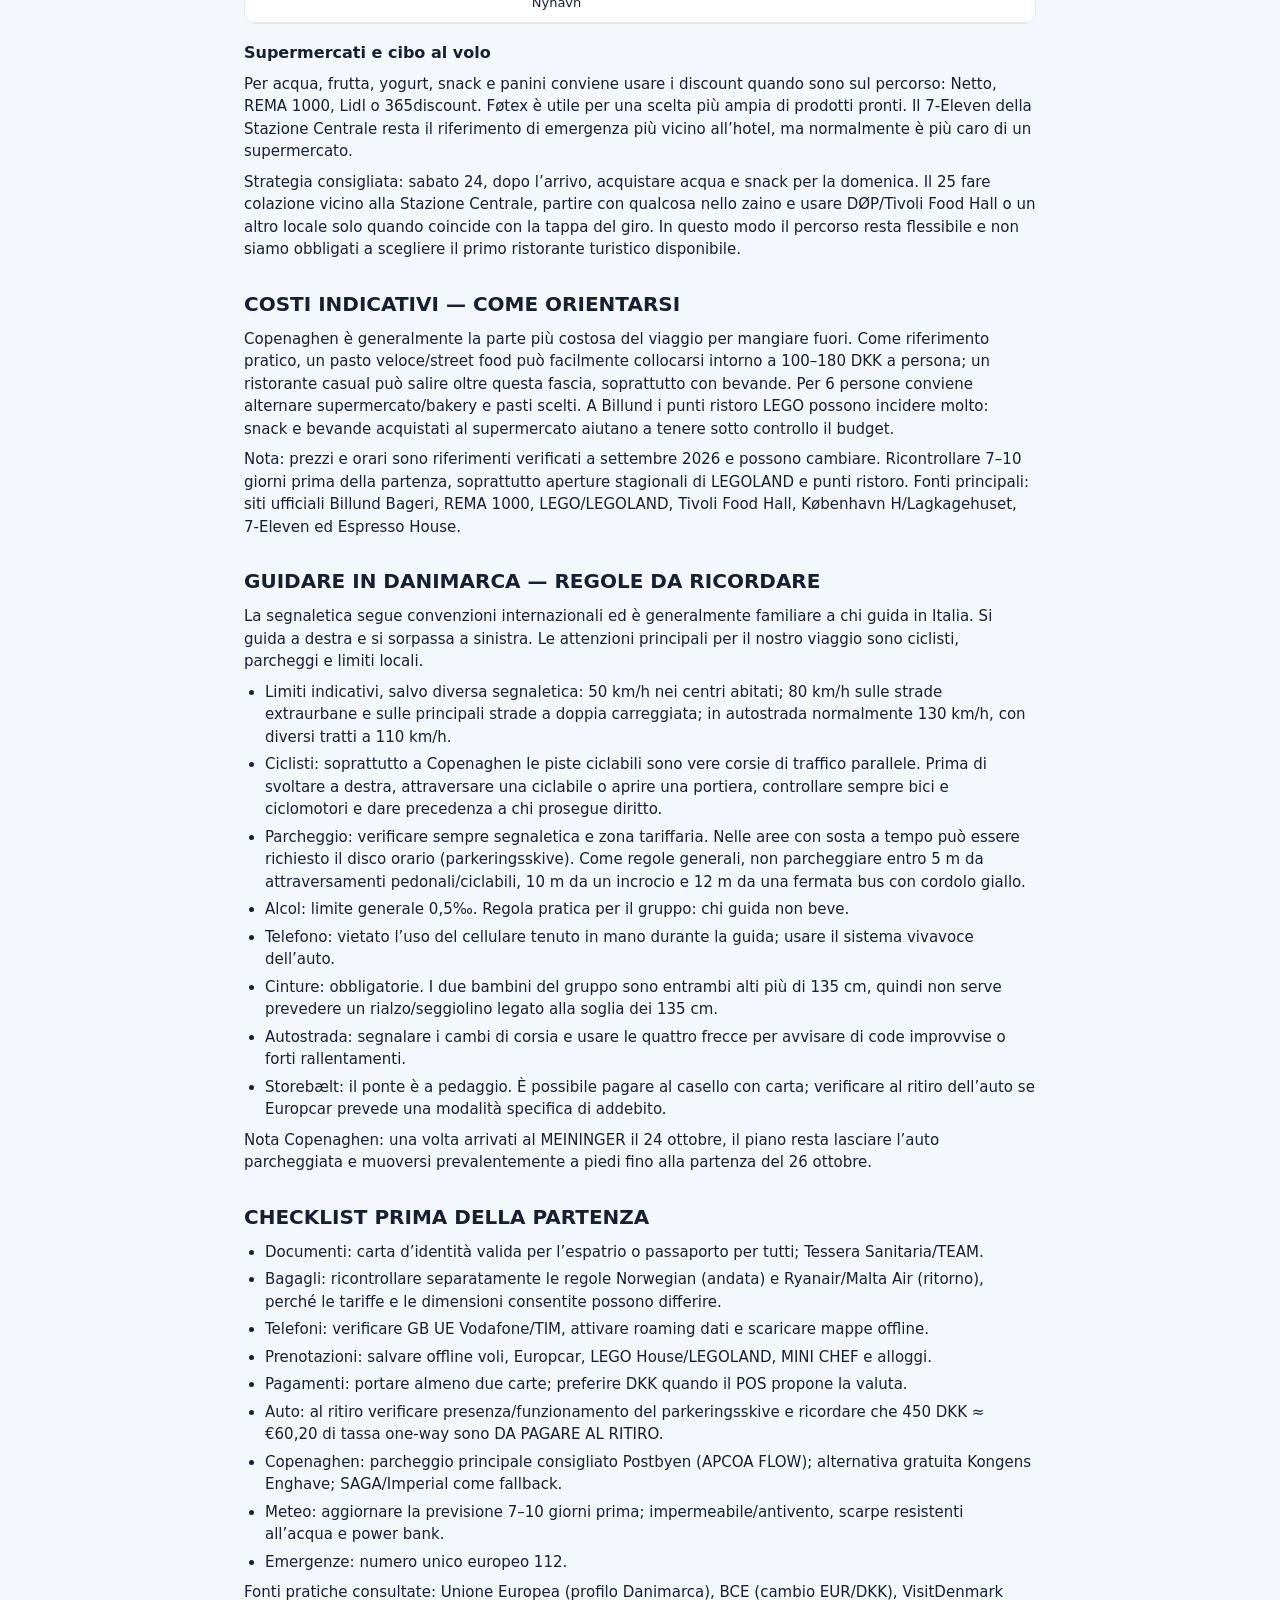
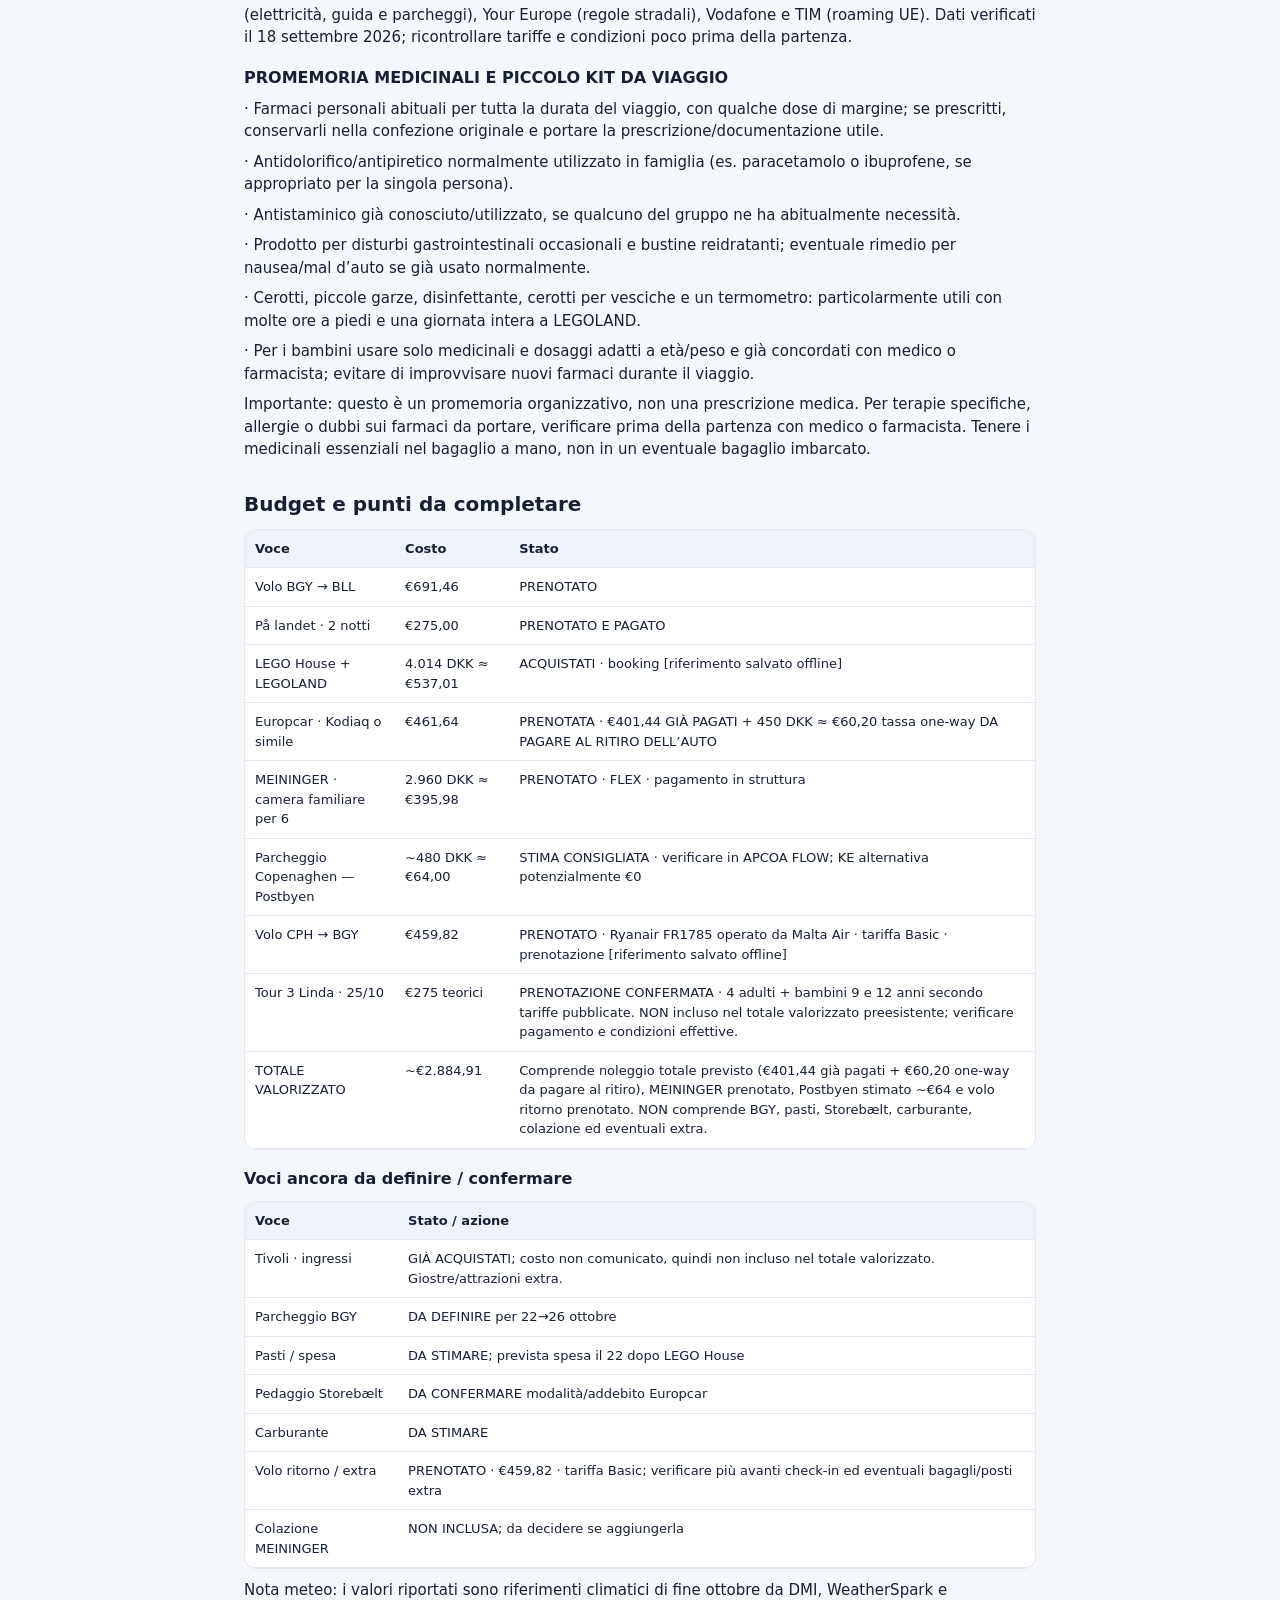
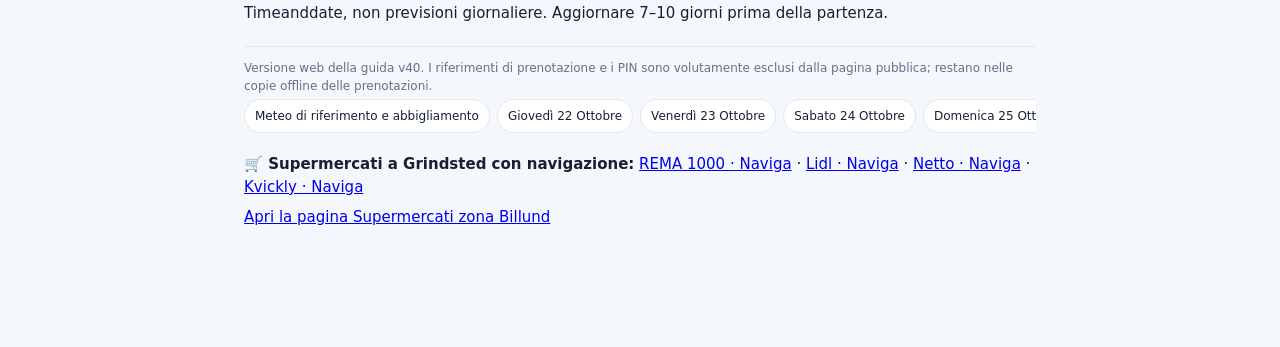
<file: guida.html>
<!DOCTYPE html>

<html lang="it"><head><meta charset="utf-8"/><meta content="width=device-width,initial-scale=1" name="viewport"/>
<title>Guida v40 · Billund &amp; Copenhagen · PDF stampabile</title>
<style>
:root{--bg:#f5f7fb;--card:#fff;--ink:#172033;--muted:#667085;--line:#e4e7ec;--accent:#1769e0;--dark:#162238}
*{box-sizing:border-box}html{scroll-behavior:smooth}body{margin:0;background:var(--bg);color:var(--ink);font:15px/1.5 system-ui,-apple-system,Segoe UI,Roboto,Arial,sans-serif}
.top{position:sticky;top:0;z-index:5;background:var(--dark);color:#fff;padding:11px 14px;display:flex;align-items:center;gap:10px}
.top a{color:#fff;text-decoration:none;font-weight:750}.top strong{margin-left:auto;font-size:13px}
main{max-width:820px;margin:auto;padding:14px 14px 40px}.hero{background:#fff;border:1px solid var(--line);border-radius:16px;padding:18px;margin-bottom:12px}
.hero h1{font-size:25px;margin:0 0 3px}.heroDate{font-weight:800}.heroSub{color:var(--muted);margin-top:3px}
nav{display:flex;gap:7px;overflow:auto;padding:4px 0 12px;scrollbar-width:none}nav a{white-space:nowrap;background:#fff;border:1px solid var(--line);border-radius:999px;padding:7px 10px;color:var(--ink);text-decoration:none;font-size:12px}
h2{font-size:20px;margin:24px 0 9px;padding-top:48px;margin-top:-28px}h3{font-size:16px;margin:17px 0 7px}p{margin:8px 0}ul{margin:7px 0;padding-left:21px}li{margin:5px 0}
.tablewrap{overflow:auto;background:#fff;border:1px solid var(--line);border-radius:12px;margin:10px 0}table{border-collapse:collapse;width:100%;min-width:520px;font-size:13px}th,td{padding:9px 10px;border-bottom:1px solid var(--line);text-align:left;vertical-align:top}th{background:#eef3fa}
.note{background:#eaf2ff;border-radius:12px;padding:11px 12px;margin:10px 0;font-size:13px}.action{display:inline-block;background:var(--dark);color:#fff;text-decoration:none;border-radius:10px;padding:10px 12px;font-weight:750;margin:5px 0 8px}
.privacy{color:var(--muted);font-size:12px;margin-top:22px;border-top:1px solid var(--line);padding-top:12px}

@page{size:A4;margin:15mm 14mm 16mm} .printbtn{background:#fff;color:#15243c;border:1px solid #cdd7e6;padding:9px 12px;border-radius:9px;font-weight:750;cursor:pointer} @media print{html,body{background:white!important;color:#111!important;font-size:10.5pt} .top,nav,.printbtn,.action{display:none!important} main{max-width:none!important;padding:0!important}.hero{border:0!important;padding:0 0 9px!important}h2{page-break-after:avoid;break-after:avoid;margin:14px 0 7px!important;padding:0!important;font-size:15pt}h3{break-after:avoid}.tablewrap{overflow:visible!important;border:0!important}table{min-width:0!important;width:100%!important;font-size:9pt}th,td{padding:5px 6px!important;overflow-wrap:anywhere}tr{break-inside:avoid}p,li{orphans:3;widows:3}.note{break-inside:avoid;background:#f0f4fb!important;-webkit-print-color-adjust:exact;print-color-adjust:exact}a{color:#111!important;text-decoration:none!important}a[href]:after{content:""}}</style><link href="theme.css" rel="stylesheet"/><script defer="" src="theme.js"></script><meta name="color-scheme" content="light"><style>html{color-scheme:light!important}html,body{background-color:#f4f7fb}</style><style>/* v40 */a.navbtn,a.btn,a.action,.actions a,.actions a.secondary,a.video,button.primary,button.printbtn,.chips button,#refresh{background:#374151!important;color:#fff!important;border-color:#374151!important}</style><style id="unified-page-header">.travel-page-header{background:#14233b!important;color:#fff!important;padding:19px 18px!important;margin:0!important;border:0!important;border-radius:0!important;max-width:none!important}.travel-page-header h1{color:#fff!important;font-size:23px!important;line-height:1.3!important;margin:0!important;font-weight:750!important}.travel-page-header p,.travel-page-header .muted,.travel-page-header div{color:#e2e8f0!important}.travel-page-header p{margin:7px 0 0!important}header.top{background:#14233b!important;color:#fff!important}.travel-page-header+main{padding-top:16px!important}@media print{.travel-page-header{display:none!important}}</style></head><body>
<header class="top travel-page-header"><h1>📖 Guida viaggio</h1></header>
<main>
<div class="hero"><h1>BILLUND + COPENAGHEN</h1><div class="heroDate">22–26 ottobre 2026</div><div class="heroSub">4 adulti + 2 bambini · LEGO House + LEGOLAND + Copenaghen</div><button class="printbtn" onclick="window.print()" style="margin-top:10px" type="button">📄 Salva la guida in PDF</button></div><div class="note">v40 · Documento di viaggio aggiornato · Billund, LEGOLAND e Copenaghen</div><div class="tablewrap"><table><tr><th>Elemento</th><th>Situazione attuale</th></tr><tr><td>Andata</td><td>BGY 09:40 → BLL 11:35 · Norwegian D83881 · PRENOTATO</td></tr><tr><td>Auto</td><td>Europcar · Skoda Kodiaq o simile · PRENOTATA · €401,44 già pagati + 450 DKK ≈ €60,20 tassa one-way DA PAGARE AL RITIRO · totale previsto €461,64</td></tr><tr><td>Zona Billund</td><td>På landet · 22→24 ottobre · PRENOTATO E PAGATO · €275,00</td></tr><tr><td>LEGO</td><td>LEGO House 22/10 + LEGOLAND 23/10 · ACQUISTATI · 4.014 DKK ≈ €537,01</td></tr><tr><td>Copenaghen</td><td>MEININGER Hotel Copenhagen · camera familiare privata per 6 · FLEX · PRENOTATO · 2.960 DKK ≈ €395,98</td></tr><tr><td>Tivoli · 24 ottobre</td><td>INGRESSI ACQUISTATI per il gruppo; attrazioni/giostre NON incluse</td></tr><tr><td>Cena Tivoli · 24 ottobre</td><td>Grøften: PRENOTAZIONE CONFERMATA per 6 persone, sabato 24/10 ore 19:00.</td></tr><tr><td>Linda Escursioni · 25 ottobre</td><td>TOUR 3 CONFERMATO · incontro Nyhavn 4 ore 09:45 · durata 3h30 · battello + centro storico in italiano. Tariffa pubblicata per il gruppo: €275 teorici, pagamento secondo accordi con guida.</td></tr><tr><td>Parcheggio CPH</td><td>Postbyen APCOA consigliato · stima ~480 DKK ≈ €64 · KE alternativa gratuita potenziale · SAGA/Imperial fallback</td></tr><tr><td>Ritorno</td><td>CPH 11:55 → BGY 14:05 · Ryanair FR1785 operato da Malta Air · PRENOTATO · €459,82 · tariffa Basic · prenotazione [riferimento salvato offline]</td></tr></table></div><div class="note">COPENAGHEN CONFERMATO: MEININGER Hotel Copenhagen, Colbjørnsensgade 5–11, 1652 København V. Camera familiare privata per 6, tariffa FLEX, 2.960 DKK ≈ €395,98. Parcheggio: Postbyen è il compromesso consigliato (~480 DKK ≈ €64 stimati); Kongens Enghave è l’alternativa gratuita potenziale; SAGA/Imperial sono fallback più vicini ma più costosi.</div><h2 id="s1">Meteo di riferimento e abbigliamento</h2><p>Le previsioni giornaliere aggiornate sono disponibili online nella webapp v40, sia nella home sia in ogni scheda giorno. I valori sotto sono riferimenti climatici di fine ottobre (DMI, WeatherSpark, Timeanddate) e non sostituiscono le previsioni giornaliere aggiornate della webapp.</p><div class="tablewrap"><table><tr><th>Zona</th><th>Temperature tipiche</th><th>Pioggia / condizioni</th></tr><tr><td>Billund / Jutland</td><td>circa 6–13 °C</td><td>Fresco, variabile, vento e piogge frequenti</td></tr><tr><td>Copenaghen</td><td>circa 6–12/13 °C</td><td>Umido e ventilato; possibilità di rovesci</td></tr></table></div><h3>Abbigliamento consigliato</h3><ul><li>Giacca impermeabile e antivento con cappuccio.</li><li>Vestirsi a strati: maglia + felpa/pile + guscio esterno.</li><li>Pantaloni lunghi e scarpe comode resistenti all'acqua.</li><li>Per LEGOLAND: poncho/guscio nello zaino e calze di ricambio per i bambini.</li><li>Berretto leggero/scaldacollo; guanti sottili utili in caso di vento.</li></ul><div class="note">Cambio ora nella notte 24→25: alle 03:00 si torna alle 02:00. Italia e Danimarca cambiano contemporaneamente, quindi nessun impatto sul fuso o sui voli.</div><h2 id="s2">GIOVEDÌ 22 OTTOBRE</h2><h3>San Bonifacio → Bergamo → Billund → LEGO House → På landet</h3><div class="tablewrap"><table><tr><th>Tappa</th><th>Distanza</th><th>Tempo</th><th>Orario / nota</th></tr><tr><td>San Bonifacio → BGY</td><td>~120 km</td><td>~1 h 25–1 h 40</td><td>Partenza con margine per parcheggio e procedure aeroporto</td></tr><tr><td>BGY → BLL</td><td>volo</td><td>1 h 55</td><td>09:40 → 11:35 · Norwegian D83881</td></tr><tr><td>BLL → LEGO House</td><td>~3–4 km</td><td>~5–10 min</td><td>Ritiro Europcar ore 12:00; poi direttamente alla visita</td></tr><tr><td>LEGO House → På landet</td><td>~15–20 km</td><td>~20 min</td><td>Dopo visita e spesa; 26 Filskovvej, Grindsted</td></tr></table></div><h3>Programma</h3><ul><li>Ritiro auto Europcar alle 12:00: 1, Passagerterminalen, Terminal, 7190 Billund. Sportello 08:00–23:59.</li><li>Trasferimento diretto nell'area LEGO. LEGO House: ingresso prenotato 13:00–13:30 per 4 adulti + 2 bambini.</li><li>Prenotazione LEGO [riferimento salvato offline]: pacchetto LEGO House + LEGOLAND, 4.014 DKK ≈ €537,01 complessivi.</li><li>Ristorante MINI CHEF (LEGO House): tavolo prenotato da Enrico per 6 persone alle 13:45 del 22 ottobre. Prepagamento effettuato: 200 DKK. La prenotazione si inserisce subito dopo l’ingresso LEGO House delle 13:00–13:30.</li><li>Dopo la visita: spesa alimentare per cena, colazioni, bevande e snack; poi trasferimento a På landet.</li><li>På landet: 26 Filskovvej, 7200 Grindsted. Check-in 16:00–20:00; chiavi in cassaforte sul posto.</li></ul><h3>Supermercati utili per la mappa</h3><div class="tablewrap"><table><tr><th>Negozio</th><th>Indirizzo</th><th>Uso consigliato</th></tr><tr><td>REMA 1000 Billund</td><td>Vejlevej 6, 7190 Billund</td><td>Alternativa se si fa spesa prima di lasciare Billund</td></tr><tr><td>SuperBrugsen Billund</td><td>Vejlevej 16, 7190 Billund</td><td>Alternativa a Billund</td></tr><tr><td>Lidl Grindsted</td><td>Glentevej 3, 7200 Grindsted</td><td>Opzione a Grindsted, verificare percorso</td></tr><tr><td>Netto Grindsted</td><td>Vestergade 32-34, 7200 Grindsted</td><td>Alternativa a Grindsted</td></tr></table></div><h3>Meteo / abbigliamento</h3><p>Scenario tipico: 6–13 °C, variabile e possibile pioggia. Tenere giacca impermeabile e felpa facilmente accessibili già all'arrivo.</p><h2 id="s3">VENERDÌ 23 OTTOBRE</h2><h3>LEGOLAND Billund · giornata intera</h3><div class="tablewrap"><table><tr><th>Tappa</th><th>Distanza</th><th>Tempo</th><th>Nota</th></tr><tr><td>På landet → LEGOLAND</td><td>~15–20 km</td><td>~15–20 min</td><td>Mattino</td></tr><tr><td>LEGOLAND → På landet</td><td>~15–20 km</td><td>~15–20 min</td><td>Rientro dopo il parco</td></tr></table></div><p>Biglietti LEGOLAND già acquistati nel pacchetto LEGO House + LEGOLAND. Il biglietto giornaliero è utilizzabile entro 6 giorni dalla prima visita a LEGO House; nel programma viene utilizzato venerdì 23.</p><h3>Meteo / abbigliamento</h3><p>Circa 6–13 °C con possibile vento e pioggia. È la giornata più esposta: scarpe resistenti all'acqua, guscio impermeabile con cappuccio, felpa/pile, poncho e un piccolo ricambio per i bambini.</p><div class="note">Preparare snack e bevande acquistati il 22 per ridurre tempi e costi all'interno del parco.</div><div class="note"><strong>Legenda costi attrazioni:</strong> € ingresso a pagamento · Gratis = visita esterna/area pubblica · € incluso = spettacolo incluso nell’ingresso già pagato a Tivoli. Sabato 24: Storebælt € pedaggio; Glyptotek € interni (facoltativa); Tivoli € ingresso; parata delle 18:00 e spettacolo delle 21:30 inclusi nell’ingresso, salvo modifiche del programma. Domenica 25: Rundetårn è compresa come passaggio esterno nel tour Linda; Rosenborg e Amalienborg gratuiti dall’esterno, musei interni a pagamento. Gli approfondimenti e le guide 9–12 sono raggiungibili dalle tappe nella webapp.</div><h2 id="s4">SABATO 24 OTTOBRE — TRASFERIMENTO E TIVOLI</h2><div class="note"><b>🍽️ Cena a Tivoli — Grøften CONFERMATO:</b> tavolo <b>CONFERMATO da Grøften</b> (cucina danese) per <b>6 persone sabato 24 ottobre alle ore 19:00</b>. La cena è confermata da Grøften. <a href="https://www.google.com/maps/dir/?api=1&amp;destination=Restaurant%20Gr%C3%B8ften%2C%20Tivoli%20Gardens%2C%20Copenhagen" rel="noopener" target="_blank">📍 Naviga Grøften</a>. Il ristorante si trova all’interno del parco.</div><div class="note"><b>Tivoli: biglietti d'ingresso GIÀ ACQUISTATI per il gruppo.</b> Comprendono solo l'accesso al parco: giostre e attrazioni sono escluse e richiedono eventuali pagamenti separati. Ingresso previsto 17:00–17:15.</div><p>Pranzo al sacco per tutti e sei durante il trasferimento. Acquistare il necessario in uno dei supermercati di Grindsted prima della partenza, oppure venerdì 23 dopo LEGOLAND. Preferire alimenti trasportabili e conservare al fresco quelli deperibili.</p><div class="note"><b>Sabato 24 ottobre, supermercati aperti dalle 07:00 (orari ordinari):</b> REMA 1000 07:00–21:00; Lidl 07:00–21:30; Netto 07:00–22:00; Kvickly 07:00–19:00 (fonti discordanti). Controllare eventuali variazioni sul sito del negozio. <a href="supermercati_billund.html">Orari, indirizzi e fonti ↗</a>.</div><div class="tablewrap"><table><tr><th>Orario</th><th>Tappa</th><th>Nota</th></tr><tr><td>08:45–09:05</td><td>Spesa picnic a Grindsted (se non già fatta)</td><td>REMA 1000, Lidl, Netto o Kvickly</td></tr><tr><td>09:30</td><td>Partenza da På landet</td><td>Check-out entro le 10:00</td></tr><tr><td>12:00 circa</td><td>Sosta pranzo al sacco</td><td>Area sicura lungo il tragitto, non sul ponte</td></tr><tr><td>13:45–14:15</td><td>MEININGER Copenhagen</td><td>Scarico bagagli e parcheggio auto; check-in dalle 15:00</td></tr><tr><td>14:30–14:50</td><td>Rådhuspladsen</td><td>Piazza del Municipio, fotografie</td></tr><tr><td>14:50–15:20</td><td>Strøget</td><td>Passeggiata nel centro pedonale</td></tr><tr><td>15:20–16:10</td><td>Rundetårn · ingresso alla torre facoltativo</td><td>Visita interna e panorama solo se compatibili con i tempi reali; ingresso non obbligatorio</td></tr><tr><td>16:10–17:00</td><td>Verso Tivoli</td><td>Senza tornare in hotel per gli zaini</td></tr><tr><td>17:00–17:15</td><td>Tivoli</td><td>INGRESSO GIÀ ACQUISTATO; attrazioni non incluse</td></tr><tr><td>18:00</td><td>Monsters Night Out</td><td>Parata prevista, riconfermare programma ufficiale</td></tr><tr><td><b>19:00</b></td><td><b>Grøften · cena PRENOTATA per 6 persone</b></td><td><b>Conferma ricevuta</b>; ristorante all’interno di Tivoli. Cena a pagamento.</td></tr><tr><td>21:30</td><td>Spettacolo di luci sul lago</td><td>Da riconfermare; poi rientro in hotel</td></tr></table></div><p><b>Nota logistica:</b> lasciare bagagli e zaini ingombranti al MEININGER. Portare solo il necessario per il pomeriggio e la sera; verificare le regole del parco sugli zaini. Se il trasferimento ritarda, accorciare Strøget o Rundetårn per non compromettere Tivoli.</p><p><a href="https://www.tivoli.dk/en" rel="noopener" target="_blank">Programma e informazioni ufficiali Tivoli</a></p><h2 id="s5">DOMENICA 25 OTTOBRE — LINDA + VISITA AUTONOMA</h2>
<div class="note"><b>✅ TOUR 3 LINDA CONFERMATO</b> · ore <b>09:45–13:15 circa</b> · ritrovo <b>Nyhavn 4</b> alle 09:30 circa · guida in italiano. <a href="https://linda.dk/escursioni/gita-in-battello-tour-3/">Pagina ufficiale</a> · <a href="https://www.google.com/maps/search/?api=1&amp;query=Nyhavn+4+Copenhagen">📍 Naviga al ritrovo</a>.</div>
<p><b>Già compresi nell'escursione (non ripetere autonomamente):</b> Nyhavn, Sirenetta, Amalienborg, Teatro dell'Opera, Holmen, Christianshavn, Museo Marittimo, case galleggianti, chiesa del Nostro Salvatore, Ponte Circolare, Diamante Nero, Parlamento e Rundetårn (passaggio esterno). Il percorso esatto dipende dalla guida.</p>
<div class="tablewrap"><table><tr><th>Orario indicativo</th><th>Attività</th><th>Note</th></tr>
<tr><td>08:00–08:45</td><td>Colazione</td><td>Vicino all'hotel; raggiungere Nyhavn con anticipo.</td></tr>
<tr><td>09:30</td><td>Ritrovo Nyhavn 4</td><td>Lato opposto alle case colorate.</td></tr>
<tr><td>09:45–13:15</td><td>Tour 3 Linda</td><td>Battello + centro storico con guida in italiano, incluso passaggio esterno a Rundetårn; prenotazione confermata.</td></tr>
<tr><td>13:15–14:15</td><td>Pranzo libero</td><td>Zona Strøget.</td></tr>
<tr><td>14:15–15:15</td><td>Castello di Rosenborg e King's Garden</td><td>Esterni e giardini; interni facoltativi.</td></tr>
<tr><td>15:15–16:00</td><td>Giardino Botanico</td><td>Solo aree accessibili, verificare apertura.</td></tr>

<tr><td>Dalle 16:00</td><td>Passeggiata e rientro</td><td>Shopping, pausa e rientro al MEININGER.</td></tr></table></div>
<p><b>Tariffe pubblicate Tour 3:</b> €50 per adulto, €25 per bambino 7–11 anni. Per 4 adulti e bambini di 9 e 12 anni, totale teorico €275, salvo accordi diversi nella conferma. Verificare modalità di pagamento con Linda.</p>
<p><b>Nota pratica:</b> le tappe pomeridiane sono autonome e gli orari sono flessibili. Rundetårn è già compresa come passaggio esterno nel Tour 3 Linda: non è prevista una seconda tappa autonoma domenica. L'eventuale ingresso interno resta previsto soltanto sabato, se compatibile con i tempi. Il 25 ottobre termina l'ora legale; possibili chiusure anticipate e tramonto nel tardo pomeriggio.</p>
<p><b>Mappe:</b> <a href="copenhagen_walk.html">Mappa generale attrazioni</a> · <a href="colazioni_copenaghen.html">Mappa colazioni</a>. Sono illustrative e non sostituiscono il percorso effettivo della guida.</p>
<h2 id="s6">LUNEDÌ 26 OTTOBRE</h2><h3>Copenaghen → CPH → Bergamo → San Bonifacio</h3><div class="tablewrap"><table><tr><th>Tappa</th><th>Distanza</th><th>Tempo</th><th>Orario / nota</th></tr><tr><td>MEININGER → CPH Car Rental Centre</td><td>~12–14 km</td><td>~20–30 min</td><td>Partenza prudente ~08:30</td></tr><tr><td>Riconsegna Europcar</td><td>—</td><td>—</td><td>Prenotazione ore 10:00; preferibile arrivo 09:00–09:15</td></tr><tr><td>CPH → BGY</td><td>volo</td><td>2 h 10</td><td>11:55 → 14:05 · PRENOTATO · Ryanair FR1785 / Malta Air</td></tr><tr><td>BGY → San Bonifacio</td><td>~120 km</td><td>~1 h 25–1 h 40</td><td>Dopo recupero auto personale</td></tr></table></div><p>Riconsegna Europcar: Kastrup Airport, Car Rental Centre, 2770 København. Apertura 24 ore. La procedura specifica viene spiegata al banco al ritiro.</p><div class="note">Con il volo confermato alle 11:55, è preferibile arrivare al Car Rental Centre verso le 09:00–09:15 se la prenotazione consente la riconsegna anticipata senza problemi.</div><h3>Meteo / abbigliamento</h3><p>Mattina indicativamente 6–10 °C, possibile vento/pioggia. Tenere la giacca impermeabile accessibile fino all'aeroporto.</p><h2 id="s7">INFORMAZIONI PRATICHE — DANIMARCA</h2><h3>Unione Europea, moneta, pagamenti, prese e telefonia</h3><p>La Danimarca è membro dell’Unione Europea dal 1° gennaio 1973 ed è nello spazio Schengen. Non utilizza però l’euro: ha mantenuto la corona danese (DKK) grazie a una clausola di opt-out dalla moneta unica.</p><p>Cambio di riferimento BCE (17 settembre 2026): 1 € = 7,4753 DKK. Regola pratica durante il viaggio: DKK ÷ 7,5 ≈ euro. Il cambio applicato dalla carta può differire leggermente dal riferimento BCE.</p><div class="tablewrap"><table><tr><th>DKK</th><th>Euro indicativi</th></tr><tr><td>50 DKK</td><td>~€6,70</td></tr><tr><td>100 DKK</td><td>~€13,38</td></tr><tr><td>250 DKK</td><td>~€33,44</td></tr><tr><td>500 DKK</td><td>~€66,89</td></tr><tr><td>1.000 DKK</td><td>~€133,77</td></tr></table></div><p>Pagamenti: carte e contactless sono molto diffusi. Non è necessario cambiare in anticipo una quantità significativa di contanti. Se un POS propone la scelta tra EUR e DKK, preferire DKK per evitare la conversione dinamica proposta dall’esercente; il cambio sarà gestito dalla propria banca/circuito.</p><p>Prese elettriche: in Danimarca sono comuni prese europee a due poli; è presente anche lo standard locale tipo K. Per i normali caricabatterie italiani a due poli non serve in genere un adattatore. Per eventuali spine italiane a tre poli tipo L è prudente portare un piccolo adattatore universale. Rete: circa 230 V / 50 Hz.</p><h3>Telefonia e Internet — Vodafone e TIM</h3><p>Il gruppo utilizza SIM Vodafone e TIM. La Danimarca rientra nel roaming UE per entrambi gli operatori: per questo viaggio di 5 giorni non è consigliato acquistare una eSIM dedicata. Prima della partenza verificare nell’app del proprio operatore i GB effettivamente disponibili in roaming UE e, una volta arrivati, abilitare “Roaming dati”.</p><p>Consiglio: scaricare offline le mappe di Billund/Grindsted e Copenaghen. In caso di pochi GB UE disponibili, valutare prima un eventuale pacchetto aggiuntivo del proprio operatore; la eSIM resta un piano B, non una necessità.</p><div class="tablewrap"><table><tr><th>IN BREVE</th><th></th></tr><tr><td>UE / Schengen</td><td>Sì / sì</td></tr><tr><td>Moneta</td><td>Corona danese (DKK)</td></tr><tr><td>Cambio pratico</td><td>100 DKK ≈ €13,38</td></tr><tr><td>Pagamenti</td><td>Carta/contactless; sul POS scegliere DKK</td></tr><tr><td>Adattatore</td><td>Normalmente no per caricabatterie italiani a 2 poli</td></tr><tr><td>eSIM</td><td>No: usare roaming UE Vodafone/TIM e verificare i GB disponibili</td></tr></table></div><div class="tablewrap"><table><tr><th>Voce</th><th>Ordine di grandezza</th><th>Nota pratica</th></tr><tr><td>Supermercati discount</td><td>Lidl, REMA 1000 e Netto</td><td>In genere le opzioni più convenienti. Lidl risulta tra le catene più economiche nelle comparazioni 2026; REMA 1000 e Netto sono vicine.</td></tr><tr><td>Spesa a Grindsted/Billund</td><td>Preferire Lidl Grindsted</td><td>Buona scelta per colazioni, cena del 22, bevande e snack per LEGOLAND. SuperBrugsen è comodo ma in genere meno orientato al discount.</td></tr><tr><td>Pranzo veloce / street food</td><td>~50–100 DKK a persona</td><td>Circa €7–13. Sandwich, hot dog, pizza, kebab o soluzioni take-away; in centro a Copenaghen il prezzo può salire.</td></tr><tr><td>Pasto casual</td><td>~120–200 DKK a persona</td><td>Circa €16–27. Burger, pasta, piatto unico o locale informale; bevande escluse quando non indicate.</td></tr><tr><td>Ristorante medio a Copenaghen</td><td>~200–350 DKK a persona</td><td>Circa €27–47. Fascia prudenziale per un piatto principale + bevanda o un pasto semplice; locali centrali/turistici possono costare di più.</td></tr><tr><td>LEGOLAND / aree turistiche</td><td>Prezzi più alti</td><td>Per contenere i costi portare snack e bevande acquistati il giorno prima. Il Family Buffet LEGOLAND è indicato a 299 DKK adulto e 169 DKK bambino, bevande incluse.</td></tr></table></div><h2 id="s8">MANGIARE E FARE SPESA — BILLUND / GRINDSTED</h2><p>Nessuno dei due alloggi comprende i pasti. Nella zona Billund/Grindsted la strategia più conveniente resta combinare una spesa al supermercato con uno o due pasti fuori, soprattutto nelle giornate LEGO. Per 6 persone la differenza rispetto a mangiare sempre nei parchi o al ristorante può essere importante.</p><h3>Colazione — opzioni consigliate</h3><p>Billund Bageri og Café, Hovedgaden 20: forno storico con pane, dolci, sandwich, smørrebrød, caffè e prodotti da asporto. Apre molto presto (attualmente dalle 05:30): è la soluzione più interessante se vogliamo una vera colazione danese prima di LEGOLAND. In alternativa, la soluzione più economica è acquistare il necessario il 22 e fare colazione a På landet.</p><p>The Lodge Billund, Nordmarksvej 3: colazione più completa in stile hotel, servita attualmente dalle 06:30. Da considerare solo se vogliamo una colazione più ricca; verificare prima se accetta ospiti esterni e il prezzo aggiornato.</p><h3>Ristoranti, fast-food e pause</h3><div class="tablewrap"><table><tr><th>Posto</th><th>Tipo</th><th>Quando conviene</th><th>Nota pratica</th></tr><tr><td>LEGO House – BRICKACCINO</td><td>Caffè / rapido</td><td>22/10 durante o dopo LEGO House</td><td>Sandwich, piatti semplici, dolci, gelato e caffè; comodo senza uscire dalla struttura.</td></tr><tr><td>LEGO House – Mini Chef</td><td>Esperienza / ristorante</td><td>22/10</td><td>Esperienza LEGO caratteristica; meglio prenotare. Più “esperienza” che soluzione economica.</td></tr><tr><td>Café B – Hovedgaden 17A</td><td>Café / ristorante</td><td>22/10 dopo LEGO House</td><td>In centro Billund, adatto alle famiglie; utile come piano B prima di andare a Grindsted.</td></tr><tr><td>Billund Pizza &amp; Steakhouse</td><td>Pizza / take-away</td><td>22/10 sera</td><td>Alternativa semplice e informale in centro Billund.</td></tr><tr><td>LEGOLAND – Burger Kitchen</td><td>Fast-food</td><td>23/10</td><td>Scelta rapida nel parco; verificare apertura nell’app LEGOLAND il giorno della visita.</td></tr><tr><td>LEGOLAND – Family Buffet</td><td>Buffet</td><td>23/10</td><td>Più completo ma costoso: utile come riferimento se vogliamo un pasto seduti.</td></tr><tr><td>Dolly’s / Pirate’s Coffee – LEGOLAND</td><td>Caffè / pausa</td><td>23/10</td><td>Pausa calda, utile con meteo fresco o piovoso.</td></tr></table></div><h3>Supermercati e cibo al volo</h3><h3>Quattro supermercati a Grindsted · picnic di sabato 24</h3><p>Prima di partire da På landet, acquistare il pranzo al sacco per 6 persone. Se possibile, anticipare la spesa a venerdì 23 dopo LEGOLAND per rispettare la partenza delle 09:30. Orari e disponibilità da controllare sui link della mappa.</p><div class="tablewrap"><table><tr><th>Supermercato</th><th>Zona</th><th>Navigazione</th></tr><tr><td>REMA 1000</td><td>Vestre Boulevard 5, Grindsted</td><td><a href="https://www.google.com/maps/search/?api=1&amp;query=REMA%201000%20Vestre%20Boulevard%205%20Grindsted">Apri mappa</a></td></tr><tr><td>Lidl</td><td>Grindsted</td><td><a href="https://www.google.com/maps/search/?api=1&amp;query=Lidl%20Grindsted%20Denmark">Apri mappa</a></td></tr><tr><td>Netto</td><td>Grindsted</td><td><a href="https://www.google.com/maps/search/?api=1&amp;query=Netto%20Grindsted%20Denmark">Apri mappa</a></td></tr><tr><td>Kvickly</td><td>Grindsted</td><td><a href="https://www.google.com/maps/search/?api=1&amp;query=Kvickly%20Grindsted%20Denmark">Apri mappa</a></td></tr></table></div><p>Lista spesa suggerita: pane/panini, formaggio o altri ripieni, frutta, acqua, snack, tovaglioli e sacchetto rifiuti. Conservare correttamente gli alimenti deperibili durante il viaggio.</p><p>Per la spesa di sabato 24 fare riferimento ai quattro supermercati di Grindsted elencati sopra; il 22 si possono comunque acquistare acqua e snack per le giornate LEGO.</p><p>Strategia consigliata: il 22, dopo LEGO House, fare la spesa prima del check-in. Il 23 colazione a På landet oppure Billund Bageri, poi portare acqua/snack a LEGOLAND e decidere sul posto se fare un pasto veloce o il buffet. LEGO House consente anche un’area picnic interna per cibo proprio: utile se si vuole contenere la spesa.</p><h2 id="s9">MANGIARE E FARE SPESA — COPENAGHEN</h2><p>Anche al MEININGER la colazione non è inclusa. Qui conviene sfruttare la posizione vicino alla Stazione Centrale e scegliere i locali lungo il percorso a piedi del 25 ottobre, evitando deviazioni inutili e ristoranti turistici scelti solo perché ci troviamo affamati.</p><h3>Colazione — vicino al MEININGER</h3><p>Lagkagehuset – København H: forno/caffetteria dentro la Stazione Centrale, a pochi minuti dall’hotel. Pane, pastry danesi, sandwich, insalate e caffè; attualmente apre alle 06:00 la domenica (05:00 negli altri giorni). È la prima scelta per la colazione del 25 e anche molto comoda il 26 prima della partenza.</p><p>7-Eleven – København H / Banegårdspladsen: soluzione più rapida per caffè, bevande, panini e snack; la sede della stazione ha orari molto estesi. Espresso House a Rådhuspladsen è invece una buona sosta caffè all’inizio del giro a piedi.</p><h3>Ristoranti, fast-food e pause lungo il giro</h3><div class="tablewrap"><table><tr><th>Posto</th><th>Tipo</th><th>Quando conviene</th><th>Nota pratica</th></tr><tr><td>Tivoli Food Hall</td><td>Food hall</td><td>24/10 sera o 25/10 inizio/fine giro</td><td>Ingresso dalla strada senza biglietto Tivoli; molti tipi di cucina. Menu rapidi indicativamente ~127–180 DKK.</td></tr><tr><td>JAGGER – Vesterbro</td><td>Burger / fast casual</td><td>24/10 o rientro</td><td>Alternativa informale nella zona dell’hotel/Vesterbro.</td></tr><tr><td>Tommi’s Burger Joint – Meatpacking District</td><td>Burger</td><td>24/10 sera</td><td>Buon piano B informale vicino alla zona dell’hotel.</td></tr><tr><td>DØP – zona Rundetårn</td><td>Hot dog danese</td><td>25/10 pranzo rapido</td><td>Molto coerente con il percorso: pausa veloce senza interrompere il giro.</td></tr><tr><td>Espresso House – Rådhuspladsen</td><td>Caffè / bakery</td><td>25/10 mattina</td><td>Sosta comoda tra Tivoli, Municipio e Strøget.</td></tr><tr><td>Espresso House – Kongens Nytorv</td><td>Caffè / pausa</td><td>25/10 pomeriggio</td><td>Comodo verso la parte finale Nyhavn/Kongens Nytorv.</td></tr><tr><td>Nyhavn – locali informali</td><td>Pizza / casual</td><td>25/10 pomeriggio-sera</td><td>Preferire menu esposto e prezzi chiari; zona molto turistica.</td></tr><tr><td>Broens Street Food</td><td>Street food</td><td>25/10, se si vuole proseguire oltre Nyhavn</td><td>Molte scelte per il gruppo; richiede una piccola estensione del percorso.</td></tr></table></div><h3>Supermercati e cibo al volo</h3><p>Per acqua, frutta, yogurt, snack e panini conviene usare i discount quando sono sul percorso: Netto, REMA 1000, Lidl o 365discount. Føtex è utile per una scelta più ampia di prodotti pronti. Il 7-Eleven della Stazione Centrale resta il riferimento di emergenza più vicino all’hotel, ma normalmente è più caro di un supermercato.</p><p>Strategia consigliata: sabato 24, dopo l’arrivo, acquistare acqua e snack per la domenica. Il 25 fare colazione vicino alla Stazione Centrale, partire con qualcosa nello zaino e usare DØP/Tivoli Food Hall o un altro locale solo quando coincide con la tappa del giro. In questo modo il percorso resta flessibile e non siamo obbligati a scegliere il primo ristorante turistico disponibile.</p><h2 id="s10">COSTI INDICATIVI — COME ORIENTARSI</h2><p>Copenaghen è generalmente la parte più costosa del viaggio per mangiare fuori. Come riferimento pratico, un pasto veloce/street food può facilmente collocarsi intorno a 100–180 DKK a persona; un ristorante casual può salire oltre questa fascia, soprattutto con bevande. Per 6 persone conviene alternare supermercato/bakery e pasti scelti. A Billund i punti ristoro LEGO possono incidere molto: snack e bevande acquistati al supermercato aiutano a tenere sotto controllo il budget.</p><p>Nota: prezzi e orari sono riferimenti verificati a settembre 2026 e possono cambiare. Ricontrollare 7–10 giorni prima della partenza, soprattutto aperture stagionali di LEGOLAND e punti ristoro. Fonti principali: siti ufficiali Billund Bageri, REMA 1000, LEGO/LEGOLAND, Tivoli Food Hall, København H/Lagkagehuset, 7-Eleven ed Espresso House.</p><h2 id="s11">GUIDARE IN DANIMARCA — REGOLE DA RICORDARE</h2><p>La segnaletica segue convenzioni internazionali ed è generalmente familiare a chi guida in Italia. Si guida a destra e si sorpassa a sinistra. Le attenzioni principali per il nostro viaggio sono ciclisti, parcheggi e limiti locali.</p><ul><li>Limiti indicativi, salvo diversa segnaletica: 50 km/h nei centri abitati; 80 km/h sulle strade extraurbane e sulle principali strade a doppia carreggiata; in autostrada normalmente 130 km/h, con diversi tratti a 110 km/h.</li><li>Ciclisti: soprattutto a Copenaghen le piste ciclabili sono vere corsie di traffico parallele. Prima di svoltare a destra, attraversare una ciclabile o aprire una portiera, controllare sempre bici e ciclomotori e dare precedenza a chi prosegue diritto.</li><li>Parcheggio: verificare sempre segnaletica e zona tariffaria. Nelle aree con sosta a tempo può essere richiesto il disco orario (parkeringsskive). Come regole generali, non parcheggiare entro 5 m da attraversamenti pedonali/ciclabili, 10 m da un incrocio e 12 m da una fermata bus con cordolo giallo.</li><li>Alcol: limite generale 0,5‰. Regola pratica per il gruppo: chi guida non beve.</li><li>Telefono: vietato l’uso del cellulare tenuto in mano durante la guida; usare il sistema vivavoce dell’auto.</li><li>Cinture: obbligatorie. I due bambini del gruppo sono entrambi alti più di 135 cm, quindi non serve prevedere un rialzo/seggiolino legato alla soglia dei 135 cm.</li><li>Autostrada: segnalare i cambi di corsia e usare le quattro frecce per avvisare di code improvvise o forti rallentamenti.</li><li>Storebælt: il ponte è a pedaggio. È possibile pagare al casello con carta; verificare al ritiro dell’auto se Europcar prevede una modalità specifica di addebito.</li></ul><p>Nota Copenaghen: una volta arrivati al MEININGER il 24 ottobre, il piano resta lasciare l’auto parcheggiata e muoversi prevalentemente a piedi fino alla partenza del 26 ottobre.</p><h2 id="s12">CHECKLIST PRIMA DELLA PARTENZA</h2><ul><li>Documenti: carta d’identità valida per l’espatrio o passaporto per tutti; Tessera Sanitaria/TEAM.</li><li>Bagagli: ricontrollare separatamente le regole Norwegian (andata) e Ryanair/Malta Air (ritorno), perché le tariffe e le dimensioni consentite possono differire.</li><li>Telefoni: verificare GB UE Vodafone/TIM, attivare roaming dati e scaricare mappe offline.</li><li>Prenotazioni: salvare offline voli, Europcar, LEGO House/LEGOLAND, MINI CHEF e alloggi.</li><li>Pagamenti: portare almeno due carte; preferire DKK quando il POS propone la valuta.</li><li>Auto: al ritiro verificare presenza/funzionamento del parkeringsskive e ricordare che 450 DKK ≈ €60,20 di tassa one-way sono DA PAGARE AL RITIRO.</li><li>Copenaghen: parcheggio principale consigliato Postbyen (APCOA FLOW); alternativa gratuita Kongens Enghave; SAGA/Imperial come fallback.</li><li>Meteo: aggiornare la previsione 7–10 giorni prima; impermeabile/antivento, scarpe resistenti all’acqua e power bank.</li><li>Emergenze: numero unico europeo 112.</li></ul><p>Fonti pratiche consultate: Unione Europea (profilo Danimarca), BCE (cambio EUR/DKK), VisitDenmark (elettricità, guida e parcheggi), Your Europe (regole stradali), Vodafone e TIM (roaming UE). Dati verificati il 18 settembre 2026; ricontrollare tariffe e condizioni poco prima della partenza.</p><h3>PROMEMORIA MEDICINALI E PICCOLO KIT DA VIAGGIO</h3><p>· Farmaci personali abituali per tutta la durata del viaggio, con qualche dose di margine; se prescritti, conservarli nella confezione originale e portare la prescrizione/documentazione utile.</p><p>· Antidolorifico/antipiretico normalmente utilizzato in famiglia (es. paracetamolo o ibuprofene, se appropriato per la singola persona).</p><p>· Antistaminico già conosciuto/utilizzato, se qualcuno del gruppo ne ha abitualmente necessità.</p><p>· Prodotto per disturbi gastrointestinali occasionali e bustine reidratanti; eventuale rimedio per nausea/mal d’auto se già usato normalmente.</p><p>· Cerotti, piccole garze, disinfettante, cerotti per vesciche e un termometro: particolarmente utili con molte ore a piedi e una giornata intera a LEGOLAND.</p><p>· Per i bambini usare solo medicinali e dosaggi adatti a età/peso e già concordati con medico o farmacista; evitare di improvvisare nuovi farmaci durante il viaggio.</p><p>Importante: questo è un promemoria organizzativo, non una prescrizione medica. Per terapie specifiche, allergie o dubbi sui farmaci da portare, verificare prima della partenza con medico o farmacista. Tenere i medicinali essenziali nel bagaglio a mano, non in un eventuale bagaglio imbarcato.</p><h2 id="s13">Budget e punti da completare</h2><div class="tablewrap"><table><tr><th>Voce</th><th>Costo</th><th>Stato</th></tr><tr><td>Volo BGY → BLL</td><td>€691,46</td><td>PRENOTATO</td></tr><tr><td>På landet · 2 notti</td><td>€275,00</td><td>PRENOTATO E PAGATO</td></tr><tr><td>LEGO House + LEGOLAND</td><td>4.014 DKK ≈ €537,01</td><td>ACQUISTATI · booking [riferimento salvato offline]</td></tr><tr><td>Europcar · Kodiaq o simile</td><td>€461,64</td><td>PRENOTATA · €401,44 GIÀ PAGATI + 450 DKK ≈ €60,20 tassa one-way DA PAGARE AL RITIRO DELL’AUTO</td></tr><tr><td>MEININGER · camera familiare per 6</td><td>2.960 DKK ≈ €395,98</td><td>PRENOTATO · FLEX · pagamento in struttura</td></tr><tr><td>Parcheggio Copenaghen — Postbyen</td><td>~480 DKK ≈ €64,00</td><td>STIMA CONSIGLIATA · verificare in APCOA FLOW; KE alternativa potenzialmente €0</td></tr><tr><td>Volo CPH → BGY</td><td>€459,82</td><td>PRENOTATO · Ryanair FR1785 operato da Malta Air · tariffa Basic · prenotazione [riferimento salvato offline]</td></tr><tr><td>Tour 3 Linda · 25/10</td><td>€275 teorici</td><td>PRENOTAZIONE CONFERMATA · 4 adulti + bambini 9 e 12 anni secondo tariffe pubblicate. NON incluso nel totale valorizzato preesistente; verificare pagamento e condizioni effettive.</td></tr><tr><td>TOTALE VALORIZZATO</td><td>~€2.884,91</td><td>Comprende noleggio totale previsto (€401,44 già pagati + €60,20 one-way da pagare al ritiro), MEININGER prenotato, Postbyen stimato ~€64 e volo ritorno prenotato. NON comprende BGY, pasti, Storebælt, carburante, colazione ed eventuali extra.</td></tr></table></div><h3>Voci ancora da definire / confermare</h3><div class="tablewrap"><table><tr><th>Voce</th><th>Stato / azione</th></tr><tr><td>Tivoli · ingressi</td><td>GIÀ ACQUISTATI; costo non comunicato, quindi non incluso nel totale valorizzato. Giostre/attrazioni extra.</td></tr><tr><td>Parcheggio BGY</td><td>DA DEFINIRE per 22→26 ottobre</td></tr><tr><td>Pasti / spesa</td><td>DA STIMARE; prevista spesa il 22 dopo LEGO House</td></tr><tr><td>Pedaggio Storebælt</td><td>DA CONFERMARE modalità/addebito Europcar</td></tr><tr><td>Carburante</td><td>DA STIMARE</td></tr><tr><td>Volo ritorno / extra</td><td>PRENOTATO · €459,82 · tariffa Basic; verificare più avanti check-in ed eventuali bagagli/posti extra</td></tr><tr><td>Colazione MEININGER</td><td>NON INCLUSA; da decidere se aggiungerla</td></tr></table></div><p>Nota meteo: i valori riportati sono riferimenti climatici di fine ottobre da DMI, WeatherSpark e Timeanddate, non previsioni giornaliere. Aggiornare 7–10 giorni prima della partenza.</p>
<div class="privacy">Versione web della guida v40. I riferimenti di prenotazione e i PIN sono volutamente esclusi dalla pagina pubblica; restano nelle copie offline delle prenotazioni.</div>
<nav aria-label="Indice"><a href="#s1">Meteo di riferimento e abbigliamento</a><a href="#s2">Giovedì 22 Ottobre</a><a href="#s3">Venerdì 23 Ottobre</a><a href="#s4">Sabato 24 Ottobre</a><a href="#s5">Domenica 25 Ottobre</a><a href="#s6">Lunedì 26 Ottobre</a><a href="#s7">Informazioni Pratiche — Danimarca</a><a href="#s8">Mangiare E Fare Spesa — Billund / Grindsted</a><a href="#s9">Mangiare E Fare Spesa — Copenaghen</a><a href="#s10">Costi Indicativi — Come Orientarsi</a><a href="#s11">Guidare In Danimarca — Regole Da Ricordare</a><a href="#s12">Checklist Prima Della Partenza</a><a href="#s13">Budget e punti da completare</a></nav>
<p><strong>🛒 Supermercati a Grindsted con navigazione:</strong> <a href="https://www.google.com/maps/dir/?api=1&amp;destination=Vestre%20Boulevard%205%2C%207200%20Grindsted%2C%20Denmark" rel="noopener" target="_blank">REMA 1000 · Naviga</a> · <a href="https://www.google.com/maps/dir/?api=1&amp;destination=Glentevej%203%2C%207200%20Grindsted%2C%20Denmark" rel="noopener" target="_blank">Lidl · Naviga</a> · <a href="https://www.google.com/maps/dir/?api=1&amp;destination=Vestergade%2032-34%2C%207200%20Grindsted%2C%20Denmark" rel="noopener" target="_blank">Netto · Naviga</a> · <a href="https://www.google.com/maps/dir/?api=1&amp;destination=Grindsted%2C%20Denmark" rel="noopener" target="_blank">Kvickly · Naviga</a></p><p><a href="supermercati_billund.html">Apri la pagina Supermercati zona Billund</a></p></main><script>if("serviceWorker" in navigator&&location.protocol.startsWith("http")){navigator.serviceWorker.register("./sw.js").catch(()=>{})}</script></body></html>
</file>
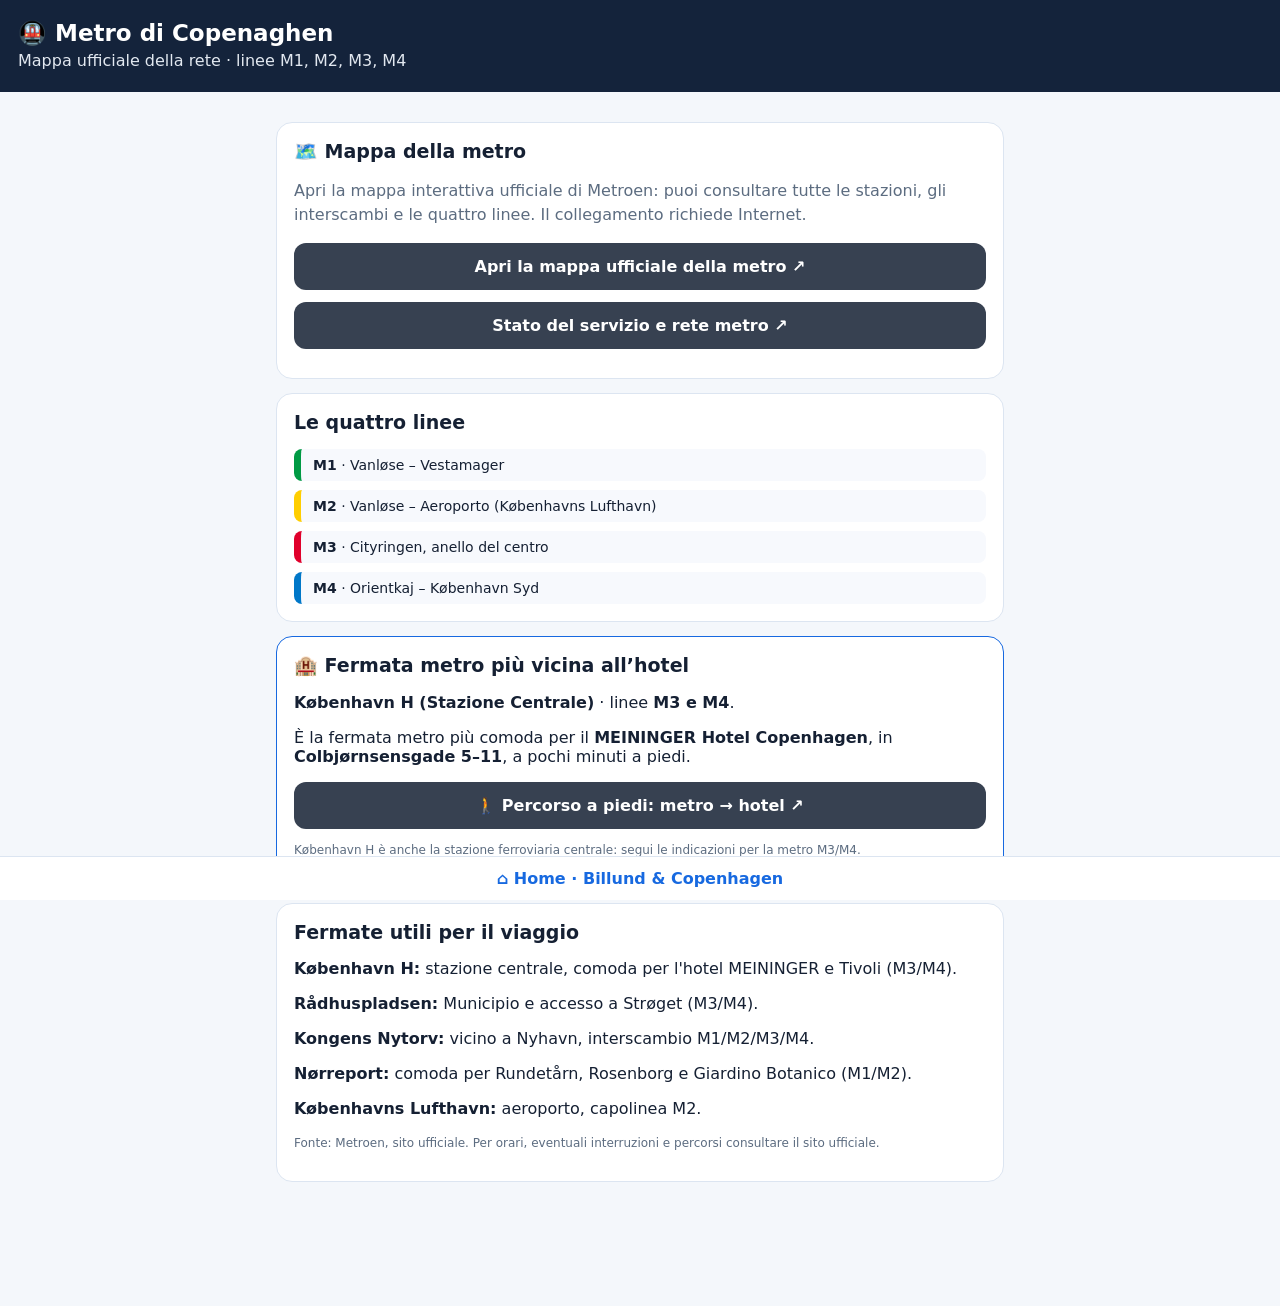
<file: metro_copenaghen.html>
<!doctype html>
<html lang="it"><head><meta charset="utf-8"><meta name="viewport" content="width=device-width,initial-scale=1,viewport-fit=cover"><meta name="color-scheme" content="light"><title>Metro Copenaghen · Billund & Copenhagen</title>
<style>:root{color-scheme:light}*{box-sizing:border-box}body{margin:0;background:#f4f7fb;color:#152033;font-family:system-ui,-apple-system,Segoe UI,Roboto,Arial,sans-serif}.top{background:#fff;padding:18px 16px;border-bottom:1px solid #dce5f1}.wrap{max-width:760px;margin:auto;padding:18px 16px 110px}h1{font-size:23px;margin:8px 0}.muted{color:#5c6c80;line-height:1.5}.card{background:#fff;border:1px solid #dce5f1;border-radius:16px;padding:17px;margin:14px 0}.btn{display:block;background:#1769e0;color:#fff;text-decoration:none;text-align:center;border-radius:12px;padding:14px;font-weight:750;margin:12px 0}.secondary{background:#eaf2ff;color:#1757ad}.lines{display:grid;gap:9px}.line{border-left:7px solid;padding:8px 12px;background:#f7f9fd;border-radius:8px;font-size:14px}.m1{border-color:#009a44}.m2{border-color:#ffce00}.m3{border-color:#e0002b}.m4{border-color:#0077c8}footer{position:fixed;bottom:0;left:0;right:0;background:#fff;border-top:1px solid #dce5f1;padding:12px;text-align:center}footer a{color:#1769e0;text-decoration:none;font-weight:750}</style><style>/* v40 */a.navbtn,a.btn,a.action,.actions a,.actions a.secondary,a.video,button.primary,button.printbtn,.chips button,#refresh{background:#374151!important;color:#fff!important;border-color:#374151!important}</style><style id="unified-page-header">.travel-page-header{background:#14233b!important;color:#fff!important;padding:19px 18px!important;margin:0!important;border:0!important;border-radius:0!important;max-width:none!important}.travel-page-header h1{color:#fff!important;font-size:23px!important;line-height:1.3!important;margin:0!important;font-weight:750!important}.travel-page-header p,.travel-page-header .muted,.travel-page-header div{color:#e2e8f0!important}.travel-page-header p{margin:7px 0 0!important}header.top{background:#14233b!important;color:#fff!important}.travel-page-header+main{padding-top:16px!important}@media print{.travel-page-header{display:none!important}}</style></head><body>
<header class="travel-page-header top"><h1>🚇 Metro di Copenaghen</h1><div class="muted">Mappa ufficiale della rete · linee M1, M2, M3, M4</div></header>
<main class="wrap"><section class="card"><h2 style="margin-top:0;font-size:19px">🗺️ Mappa della metro</h2><p class="muted">Apri la mappa interattiva ufficiale di Metroen: puoi consultare tutte le stazioni, gli interscambi e le quattro linee. Il collegamento richiede Internet.</p><a class="btn" href="https://m.dk/en/plan-your-trip/" target="_blank" rel="noopener noreferrer">Apri la mappa ufficiale della metro ↗</a><a class="btn secondary" href="https://m.dk/en/" target="_blank" rel="noopener noreferrer">Stato del servizio e rete metro ↗</a></section>
<section class="card"><h2 style="margin-top:0;font-size:19px">Le quattro linee</h2><div class="lines"><div class="line m1"><strong>M1</strong> · Vanløse – Vestamager</div><div class="line m2"><strong>M2</strong> · Vanløse – Aeroporto (Københavns Lufthavn)</div><div class="line m3"><strong>M3</strong> · Cityringen, anello del centro</div><div class="line m4"><strong>M4</strong> · Orientkaj – København Syd</div></div></section>
<section class="card" style="border-color:#1769e0"><h2 style="margin-top:0;font-size:19px">🏨 Fermata metro più vicina all’hotel</h2><p><b>København H (Stazione Centrale)</b> · linee <b>M3 e M4</b>.</p><p>È la fermata metro più comoda per il <b>MEININGER Hotel Copenhagen</b>, in <b>Colbjørnsensgade 5–11</b>, a pochi minuti a piedi.</p><a class="btn secondary" href="https://www.google.com/maps/dir/?api=1&origin=K%C3%B8benhavn+H+Metro+Station%2C+Copenhagen&destination=MEININGER+Hotel+Copenhagen%2C+Colbj%C3%B8rnsensgade+5-11%2C+Copenhagen&travelmode=walking" target="_blank" rel="noopener noreferrer">🚶 Percorso a piedi: metro → hotel ↗</a><p class="muted" style="font-size:12px">København H è anche la stazione ferroviaria centrale: segui le indicazioni per la metro M3/M4.</p></section>
<section class="card"><h2 style="margin-top:0;font-size:19px">Fermate utili per il viaggio</h2><p><b>København H:</b> stazione centrale, comoda per l'hotel MEININGER e Tivoli (M3/M4).</p><p><b>Rådhuspladsen:</b> Municipio e accesso a Strøget (M3/M4).</p><p><b>Kongens Nytorv:</b> vicino a Nyhavn, interscambio M1/M2/M3/M4.</p><p><b>Nørreport:</b> comoda per Rundetårn, Rosenborg e Giardino Botanico (M1/M2).</p><p><b>Københavns Lufthavn:</b> aeroporto, capolinea M2.</p><p class="muted" style="font-size:12px">Fonte: Metroen, sito ufficiale. Per orari, eventuali interruzioni e percorsi consultare il sito ufficiale.</p></section></main><footer><a href="index.html">⌂ Home · Billund & Copenhagen</a></footer></body></html>
</file>
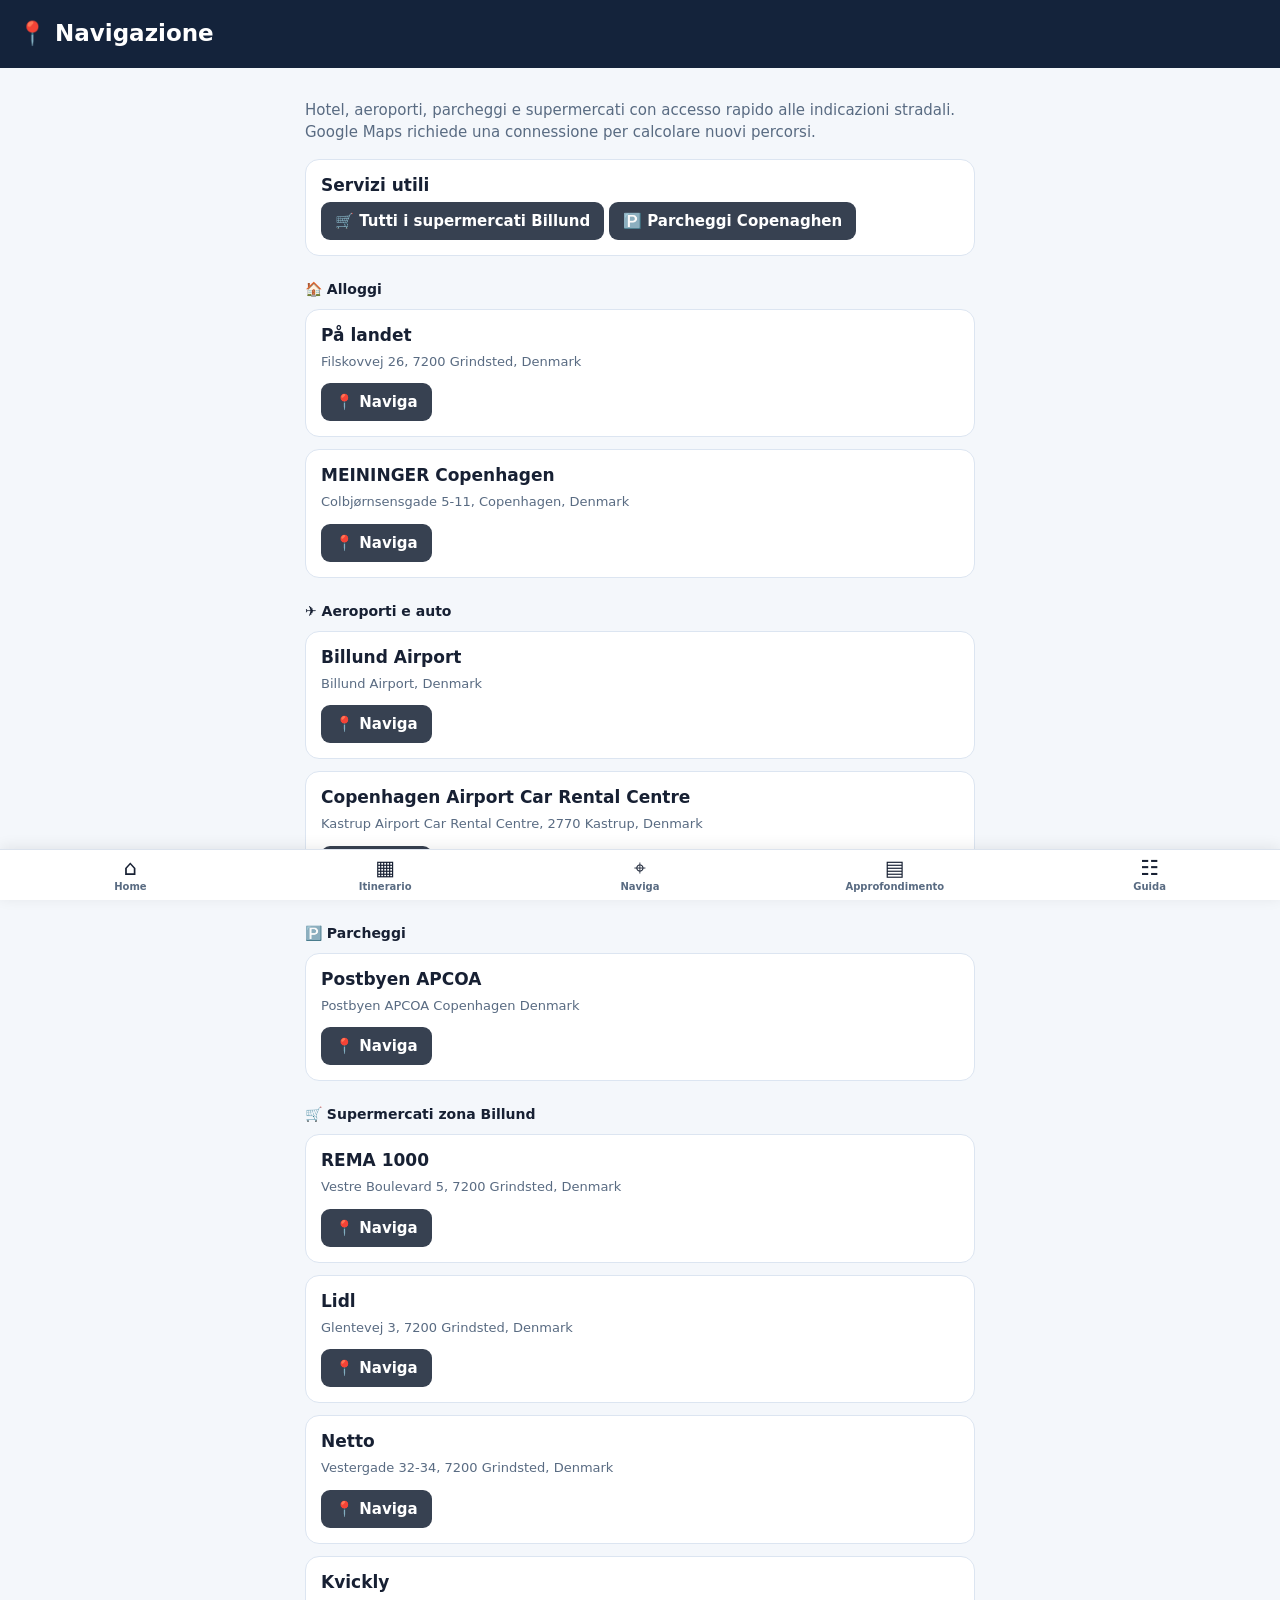
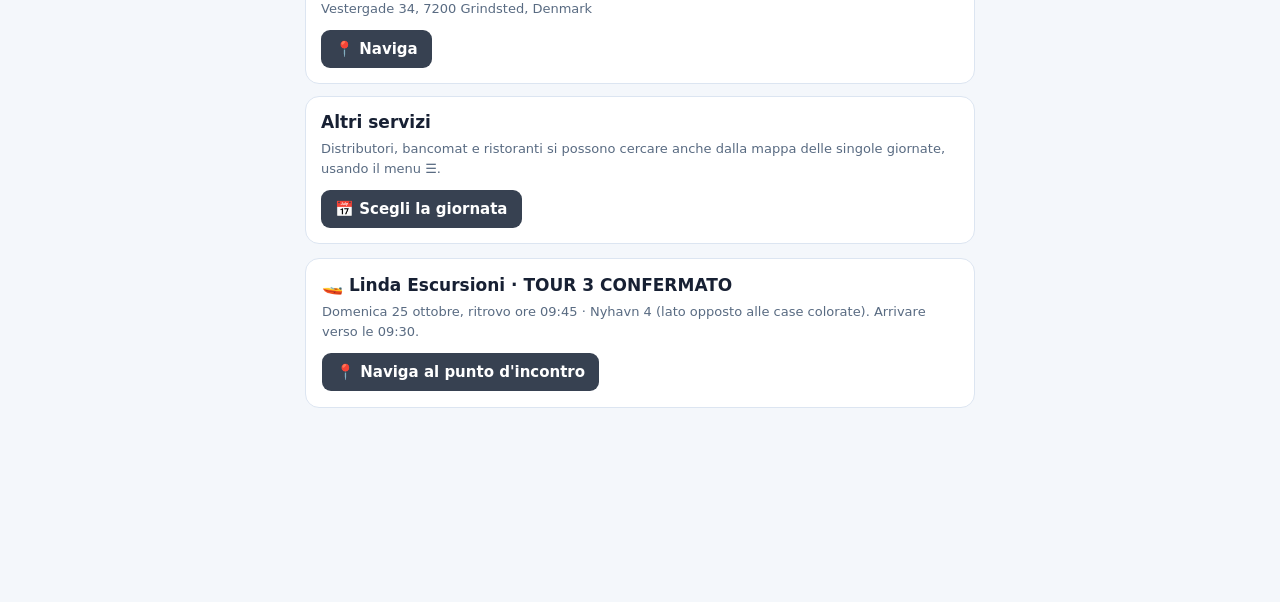
<file: navigazione.html>
<!doctype html><html lang="it"><head><meta charset="utf-8"><meta name="viewport" content="width=device-width,initial-scale=1,viewport-fit=cover"><title>Navigazione · Billund & Copenhagen v40</title><link rel="stylesheet" href="theme.css"><script defer src="theme.js"></script><style>:root{--bg:#f4f7fb;--ink:#172033;--muted:#596b82}*{box-sizing:border-box}body{margin:0;background:var(--bg);font:15px system-ui,-apple-system,Segoe UI,sans-serif;color:var(--ink)}main{max-width:700px;margin:auto;padding:18px 15px 110px}h1{font-size:25px;margin:8px 0}p{line-height:1.5;color:#596b82}.card{background:white;border:1px solid #dce5f1;border-radius:14px;padding:15px;margin:12px 0}.card h2{font-size:17px;margin:0 0 7px}.card p{margin:4px 0 12px;font-size:13px}.navbtn{display:inline-block;background:#1769e0;color:white!important;text-decoration:none;font-weight:750;padding:10px 14px;border-radius:9px}.back{color:#1769e0;text-decoration:none;font-weight:750}.section{font-size:14px;margin-top:25px}</style><meta name="color-scheme" content="light"><style>html{color-scheme:light!important}html,body{background-color:#f4f7fb}</style><style>/* v40 buttons */a.navbtn,a.btn,a.walkbtn,a.action,.actions a,.actions a.secondary,a.video,button.primary,button.printbtn,.chips button,#refresh{background:#374151!important;color:#fff!important;border-color:#374151!important}</style><style id="unified-page-header">.travel-page-header{background:#14233b!important;color:#fff!important;padding:19px 18px!important;margin:0!important;border:0!important;border-radius:0!important;max-width:none!important}.travel-page-header h1{color:#fff!important;font-size:23px!important;line-height:1.3!important;margin:0!important;font-weight:750!important}.travel-page-header p,.travel-page-header .muted,.travel-page-header div{color:#e2e8f0!important}.travel-page-header p{margin:7px 0 0!important}header.top{background:#14233b!important;color:#fff!important}.travel-page-header+main{padding-top:16px!important}@media print{.travel-page-header{display:none!important}}</style></head><body><header class="travel-page-header"><h1>📍 Navigazione</h1></header><main><p>Hotel, aeroporti, parcheggi e supermercati con accesso rapido alle indicazioni stradali. Google Maps richiede una connessione per calcolare nuovi percorsi.</p><section class="card"><h2>Servizi utili</h2><a class="navbtn" href="supermercati_billund.html">🛒 Tutti i supermercati Billund</a> <a class="navbtn" href="copenhagen_parking.html">🅿️ Parcheggi Copenaghen</a></section><h2 class="section">🏠 Alloggi</h2><section class="card"><h2>På landet</h2><p>Filskovvej 26, 7200 Grindsted, Denmark</p><a class="navbtn" href="https://www.google.com/maps/dir/?api=1&destination=Filskovvej%2026%2C%207200%20Grindsted%2C%20Denmark" target="_blank" rel="noopener">📍 Naviga</a></section><section class="card"><h2>MEININGER Copenhagen</h2><p>Colbjørnsensgade 5-11, Copenhagen, Denmark</p><a class="navbtn" href="https://www.google.com/maps/dir/?api=1&destination=Colbj%C3%B8rnsensgade%205-11%2C%20Copenhagen%2C%20Denmark" target="_blank" rel="noopener">📍 Naviga</a></section><h2 class="section">✈️ Aeroporti e auto</h2><section class="card"><h2>Billund Airport</h2><p>Billund Airport, Denmark</p><a class="navbtn" href="https://www.google.com/maps/dir/?api=1&destination=Billund%20Airport%2C%20Denmark" target="_blank" rel="noopener">📍 Naviga</a></section><section class="card"><h2>Copenhagen Airport Car Rental Centre</h2><p>Kastrup Airport Car Rental Centre, 2770 Kastrup, Denmark</p><a class="navbtn" href="https://www.google.com/maps/dir/?api=1&destination=Kastrup%20Airport%20Car%20Rental%20Centre%2C%202770%20Kastrup%2C%20Denmark" target="_blank" rel="noopener">📍 Naviga</a></section><h2 class="section">🅿️ Parcheggi</h2><section class="card"><h2>Postbyen APCOA</h2><p>Postbyen APCOA Copenhagen Denmark</p><a class="navbtn" href="https://www.google.com/maps/dir/?api=1&destination=Postbyen%20APCOA%20Copenhagen%20Denmark" target="_blank" rel="noopener">📍 Naviga</a></section><h2 class="section">🛒 Supermercati zona Billund</h2><section class="card"><h2>REMA 1000</h2><p>Vestre Boulevard 5, 7200 Grindsted, Denmark</p><a class="navbtn" href="https://www.google.com/maps/dir/?api=1&destination=Vestre%20Boulevard%205%2C%207200%20Grindsted%2C%20Denmark" target="_blank" rel="noopener">📍 Naviga</a></section><section class="card"><h2>Lidl</h2><p>Glentevej 3, 7200 Grindsted, Denmark</p><a class="navbtn" href="https://www.google.com/maps/dir/?api=1&destination=Glentevej%203%2C%207200%20Grindsted%2C%20Denmark" target="_blank" rel="noopener">📍 Naviga</a></section><section class="card"><h2>Netto</h2><p>Vestergade 32-34, 7200 Grindsted, Denmark</p><a class="navbtn" href="https://www.google.com/maps/dir/?api=1&destination=Vestergade%2032-34%2C%207200%20Grindsted%2C%20Denmark" target="_blank" rel="noopener">📍 Naviga</a></section><section class="card"><h2>Kvickly</h2><p>Vestergade 34, 7200 Grindsted, Denmark</p><a class="navbtn" href="https://www.google.com/maps/dir/?api=1&destination=Vestergade%2034%2C%207200%20Grindsted%2C%20Denmark" target="_blank" rel="noopener">📍 Naviga</a></section><section class="card"><h2>Altri servizi</h2><p>Distributori, bancomat e ristoranti si possono cercare anche dalla mappa delle singole giornate, usando il menu ☰.</p><a class="navbtn" href="index.html#giornate">📅 Scegli la giornata</a></section><section class="card" style="margin:14px auto;padding:16px"><h2>🚤 Linda Escursioni · TOUR 3 CONFERMATO</h2><p>Domenica 25 ottobre, ritrovo ore 09:45 · Nyhavn 4 (lato opposto alle case colorate). Arrivare verso le 09:30.</p><a class="navbtn" style="background:#1769e0;color:white" href="https://www.google.com/maps/dir/?api=1&amp;destination=Nyhavn%204%2C%20Copenhagen%2C%20Denmark&amp;travelmode=walking">📍 Naviga al punto d'incontro</a></section></main></body></html>
</file>
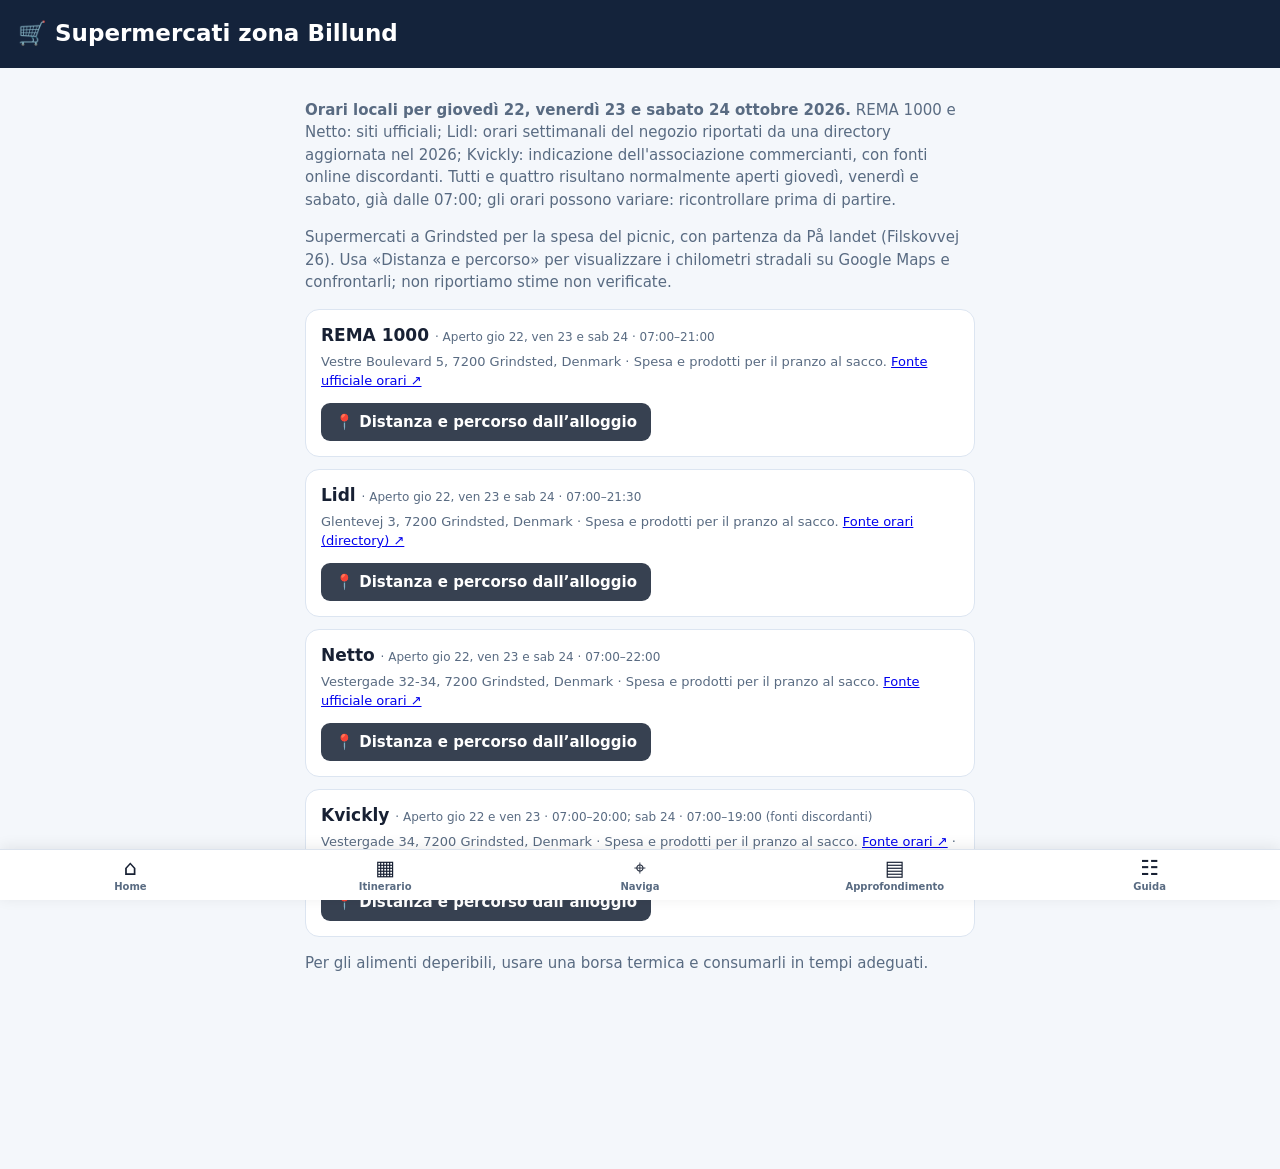
<file: supermercati_billund.html>
<!DOCTYPE html>
<html lang="it"><head><meta charset="utf-8"/><meta content="width=device-width,initial-scale=1,viewport-fit=cover" name="viewport"/><title>Supermercati zona Billund · Billund &amp; Copenhagen v40</title><link href="theme.css" rel="stylesheet"/><script defer="" src="theme.js"></script><style>:root{--bg:#f4f7fb;--ink:#172033;--muted:#596b82}*{box-sizing:border-box}body{margin:0;background:var(--bg);font:15px system-ui,-apple-system,Segoe UI,sans-serif;color:var(--ink)}main{max-width:700px;margin:auto;padding:18px 15px 110px}h1{font-size:25px;margin:8px 0}p{line-height:1.5;color:#596b82}.card{background:white;border:1px solid #dce5f1;border-radius:14px;padding:15px;margin:12px 0}.card h2{font-size:17px;margin:0 0 7px}.card p{margin:4px 0 12px;font-size:13px}.navbtn{display:inline-block;background:#1769e0;color:white!important;text-decoration:none;font-weight:750;padding:10px 14px;border-radius:9px}.back{color:#1769e0;text-decoration:none;font-weight:750}.section{font-size:14px;margin-top:25px}</style><meta name="color-scheme" content="light"><style>html{color-scheme:light!important}html,body{background-color:#f4f7fb}</style><style>/* v40 buttons */a.navbtn,a.btn,a.walkbtn,a.action,.actions a,.actions a.secondary,a.video,button.primary,button.printbtn,.chips button,#refresh{background:#374151!important;color:#fff!important;border-color:#374151!important}</style><style id="unified-page-header">.travel-page-header{background:#14233b!important;color:#fff!important;padding:19px 18px!important;margin:0!important;border:0!important;border-radius:0!important;max-width:none!important}.travel-page-header h1{color:#fff!important;font-size:23px!important;line-height:1.3!important;margin:0!important;font-weight:750!important}.travel-page-header p,.travel-page-header .muted,.travel-page-header div{color:#e2e8f0!important}.travel-page-header p{margin:7px 0 0!important}header.top{background:#14233b!important;color:#fff!important}.travel-page-header+main{padding-top:16px!important}@media print{.travel-page-header{display:none!important}}</style></head><body><header class="travel-page-header"><h1>🛒 Supermercati zona Billund</h1></header><main><p><strong>Orari locali per giovedì 22, venerdì 23 e sabato 24 ottobre 2026.</strong> REMA 1000 e Netto: siti ufficiali; Lidl: orari settimanali del negozio riportati da una directory aggiornata nel 2026; Kvickly: indicazione dell'associazione commercianti, con fonti online discordanti. Tutti e quattro risultano normalmente aperti giovedì, venerdì e sabato, già dalle 07:00; gli orari possono variare: ricontrollare prima di partire.</p><p>Supermercati a Grindsted per la spesa del picnic, con partenza da På landet (Filskovvej 26). Usa «Distanza e percorso» per visualizzare i chilometri stradali su Google Maps e confrontarli; non riportiamo stime non verificate.</p><section class="card"><h2>REMA 1000 <small style="font-size:12px;color:#596b82;font-weight:500">· Aperto gio 22, ven 23 e sab 24 · 07:00–21:00</small></h2><p>Vestre Boulevard 5, 7200 Grindsted, Denmark · Spesa e prodotti per il pranzo al sacco. <a href="https://rema1000.dk/find-butik-og-abningstider/719/" target="_blank" rel="noopener">Fonte ufficiale orari ↗</a></p><a class="navbtn" href="https://www.google.com/maps/dir/?api=1&amp;origin=Filskovvej%2026%2C%207200%20Grindsted%2C%20Denmark&amp;destination=Vestre%20Boulevard%205%2C%207200%20Grindsted%2C%20Denmark&amp;travelmode=driving" rel="noopener" target="_blank">📍 Distanza e percorso dall’alloggio</a></section><section class="card"><h2>Lidl <small style="font-size:12px;color:#596b82;font-weight:500">· Aperto gio 22, ven 23 e sab 24 · 07:00–21:30</small></h2><p>Glentevej 3, 7200 Grindsted, Denmark · Spesa e prodotti per il pranzo al sacco. <a href="https://find-aaben.dk/grindsted/lidl-38725" target="_blank" rel="noopener">Fonte orari (directory) ↗</a></p><a class="navbtn" href="https://www.google.com/maps/dir/?api=1&amp;origin=Filskovvej%2026%2C%207200%20Grindsted%2C%20Denmark&amp;destination=Glentevej%203%2C%207200%20Grindsted%2C%20Denmark&amp;travelmode=driving" rel="noopener" target="_blank">📍 Distanza e percorso dall’alloggio</a></section><section class="card"><h2>Netto <small style="font-size:12px;color:#596b82;font-weight:500">· Aperto gio 22, ven 23 e sab 24 · 07:00–22:00</small></h2><p>Vestergade 32-34, 7200 Grindsted, Denmark · Spesa e prodotti per il pranzo al sacco. <a href="https://netto.dk/butikker/grindsted/vestergade-32-34/c0988530cd914fc199bdd13f6ee9ee32/" target="_blank" rel="noopener">Fonte ufficiale orari ↗</a></p><a class="navbtn" href="https://www.google.com/maps/dir/?api=1&amp;origin=Filskovvej%2026%2C%207200%20Grindsted%2C%20Denmark&amp;destination=Vestergade%2032-34%2C%207200%20Grindsted%2C%20Denmark&amp;travelmode=driving" rel="noopener" target="_blank">📍 Distanza e percorso dall’alloggio</a></section><section class="card"><h2>Kvickly <small style="font-size:12px;color:#596b82;font-weight:500">· Aperto gio 22 e ven 23 · 07:00–20:00; sab 24 · 07:00–19:00 (fonti discordanti)</small></h2><p>Vestergade 34, 7200 Grindsted, Denmark · Spesa e prodotti per il pranzo al sacco. <a href="https://www.grindstedhandel.dk/medlemmer" target="_blank" rel="noopener">Fonte orari ↗</a> · <a href="https://kvickly.coop.dk/find-butik/kvickly-grindsted/3810/" target="_blank" rel="noopener">Verifica negozio ↗</a></p><a class="navbtn" href="https://www.google.com/maps/dir/?api=1&amp;origin=Filskovvej%2026%2C%207200%20Grindsted%2C%20Denmark&amp;destination=Vestergade%2034%2C%207200%20Grindsted%2C%20Denmark&amp;travelmode=driving" rel="noopener" target="_blank">📍 Distanza e percorso dall’alloggio</a></section><p>Per gli alimenti deperibili, usare una borsa termica e consumarli in tempi adeguati.</p></main></body></html>
</file>
<file: theme.css>
:root{color-scheme:light}html,body{color-scheme:light}/* v27 global navigation, safe areas and contrast */
body{padding-bottom:70px!important}.bottom-nav{position:fixed;bottom:0;left:0;right:0;z-index:5000;background:#fff;border-top:1px solid #dce3ed;display:flex;justify-content:space-around;padding:7px 3px max(8px,env(safe-area-inset-bottom));box-shadow:0 -2px 14px #00000015}.bottom-nav a{color:#172033!important;text-decoration:none!important;display:flex;flex-direction:column;align-items:center;gap:1px;font-size:21px;flex:1;line-height:1.1}.bottom-nav a span{font-size:10px;color:#596b82!important;font-weight:750}@media print{.bottom-nav{display:none!important}body{padding-bottom:0!important}}


/* v32: consistently legible action buttons on white cards */
a.navbtn,a.action,a[href].navbtn,button.primary,.actions a{color:#fff!important}a.navbtn:visited,a.action:visited{color:#fff!important}.bottom-nav a{color:#172033!important}.bottom-nav a span{color:#596b82!important}

/* v40 unified actionable controls, excluding navigation, plain links and tiles */
a.navbtn,a.btn,a.walkbtn,a.guidebtn,a.action,.actions a,.actions a.secondary,button.primary,button.printbtn,.chips button,#refresh{background:#374151!important;color:#fff!important;border-color:#374151!important}
</file>
